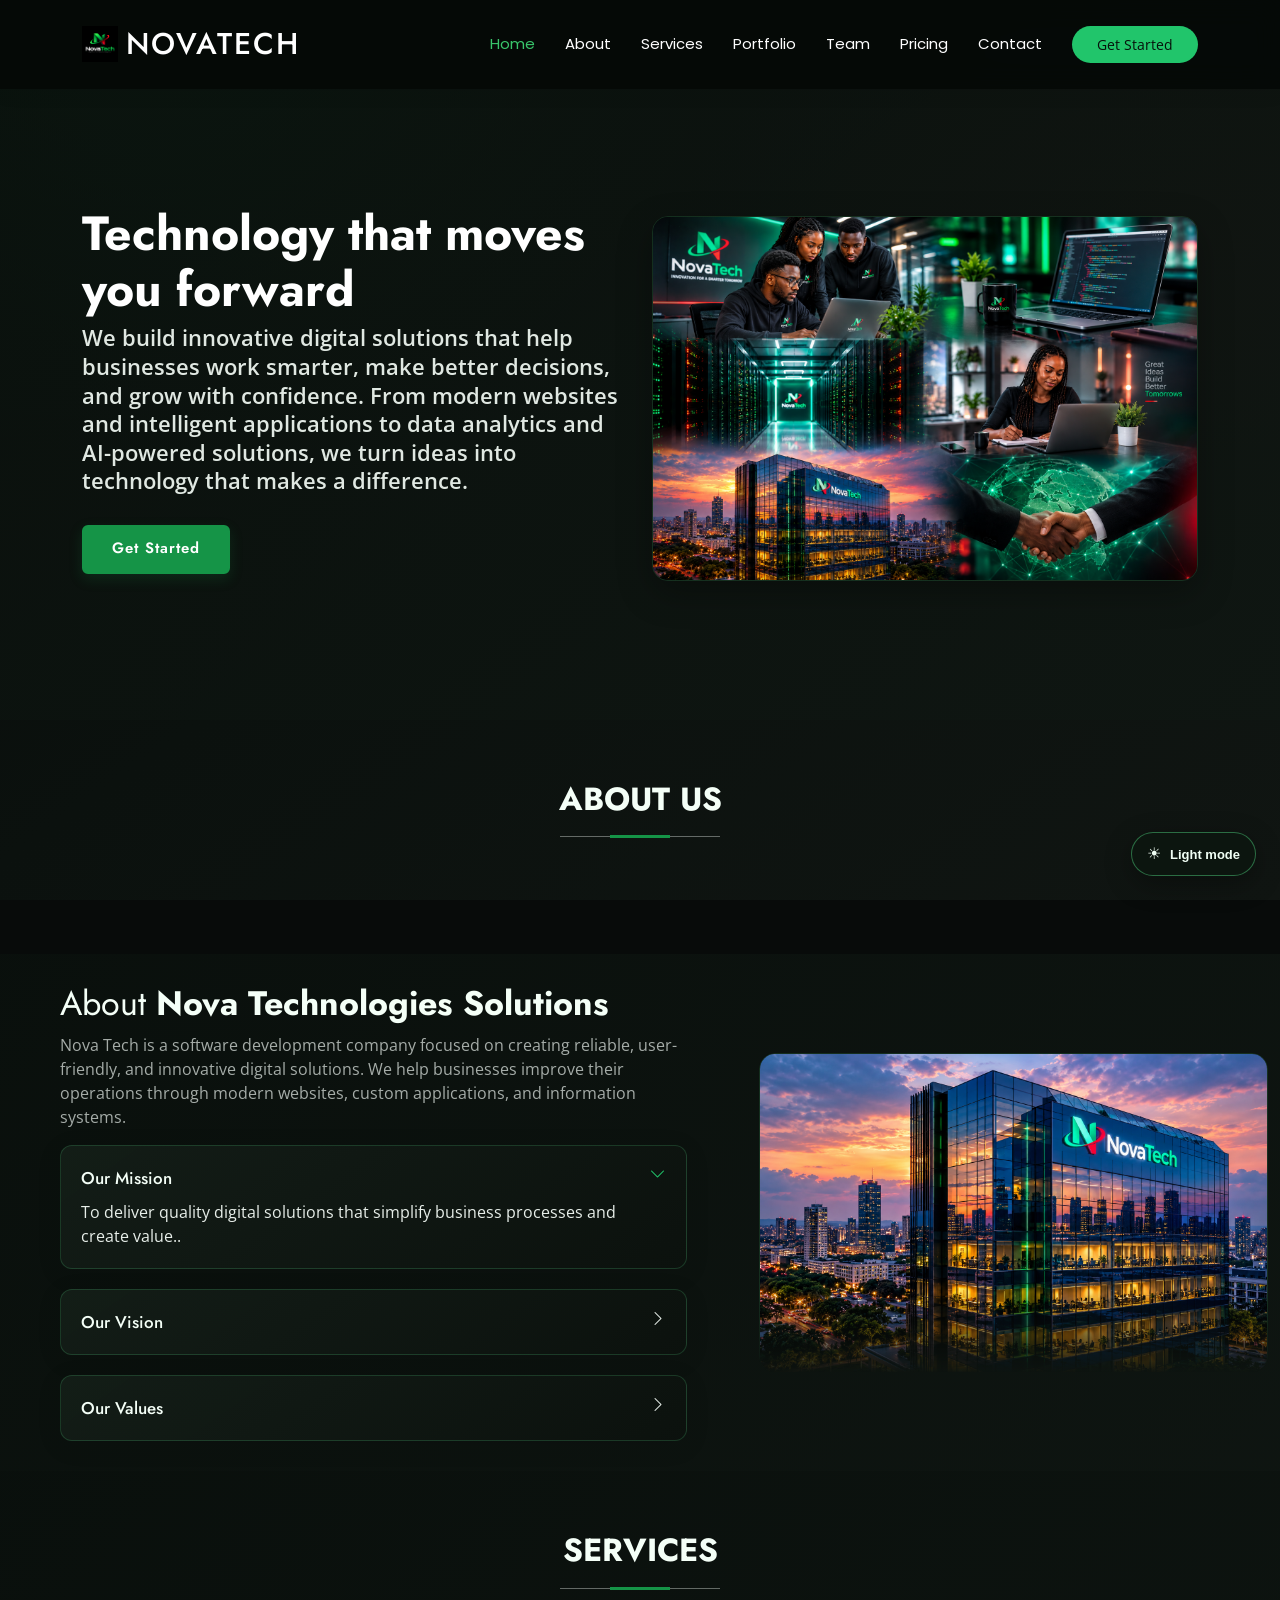
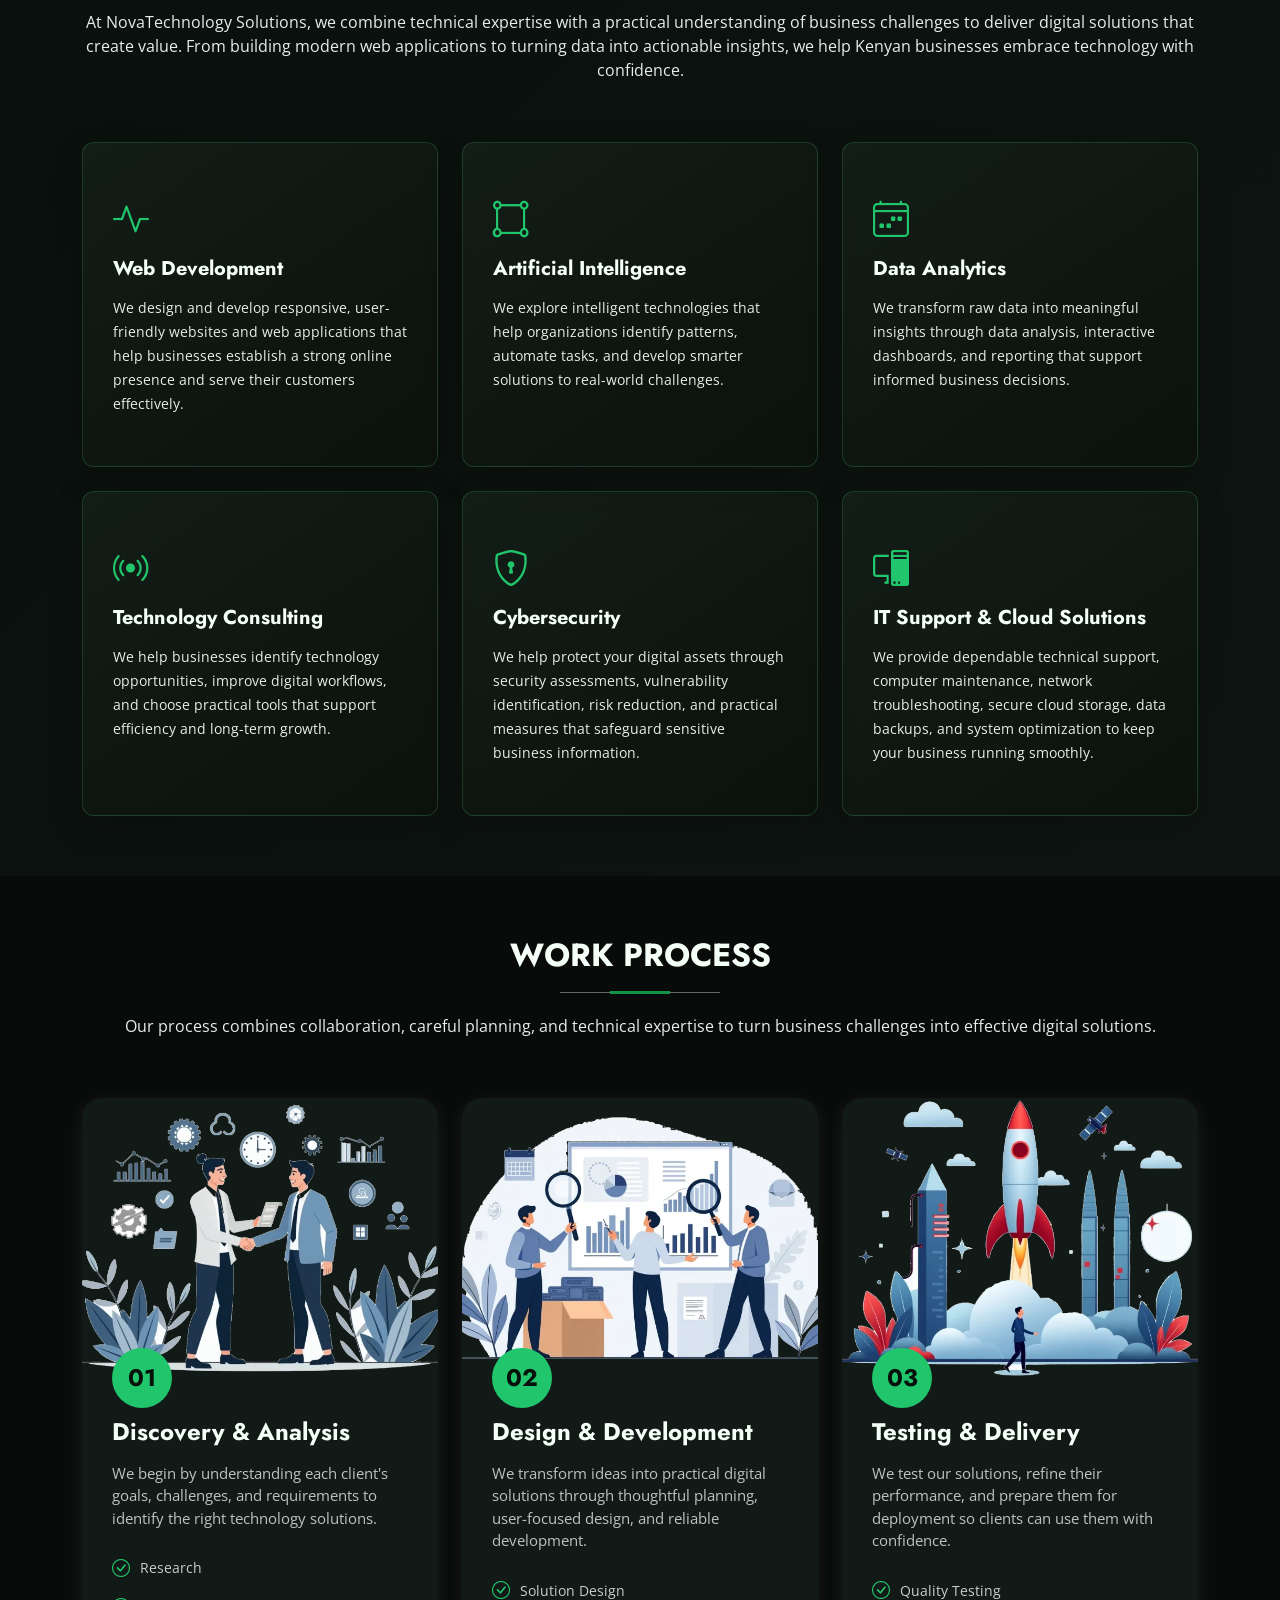
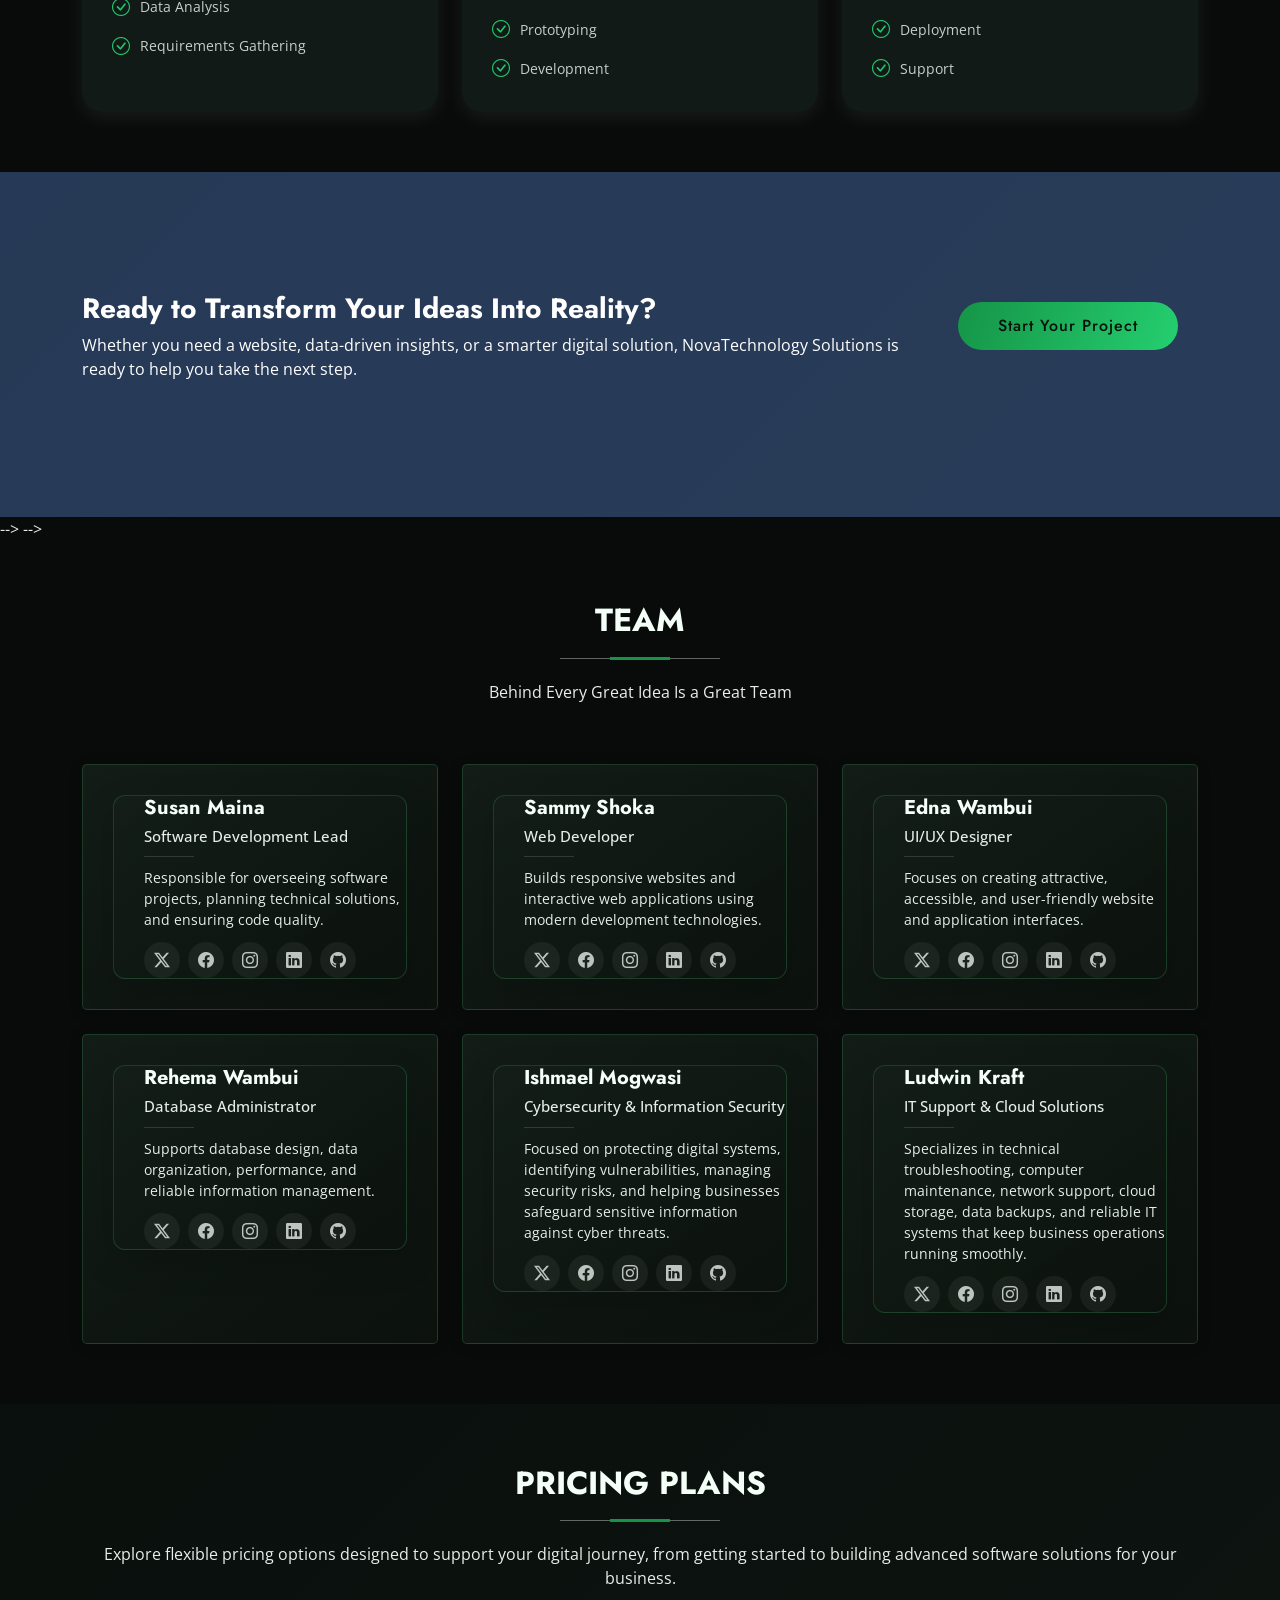
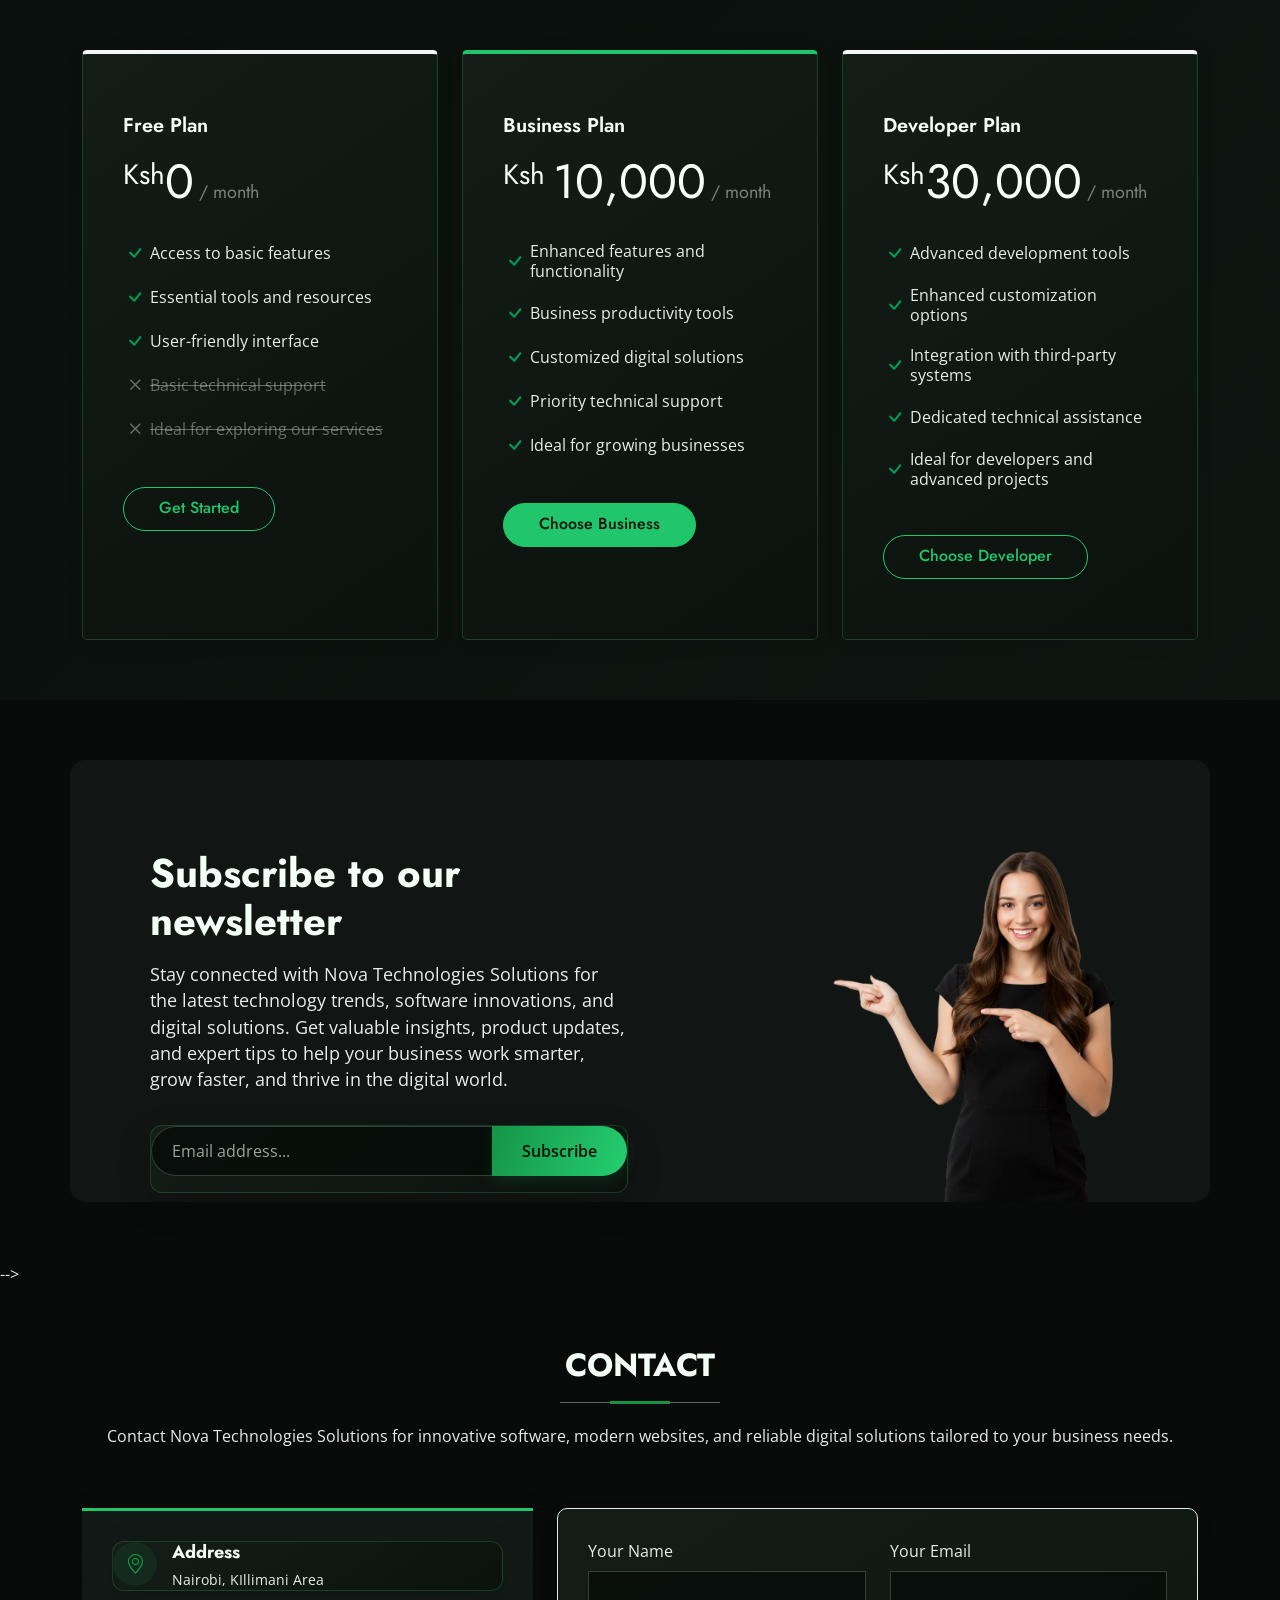
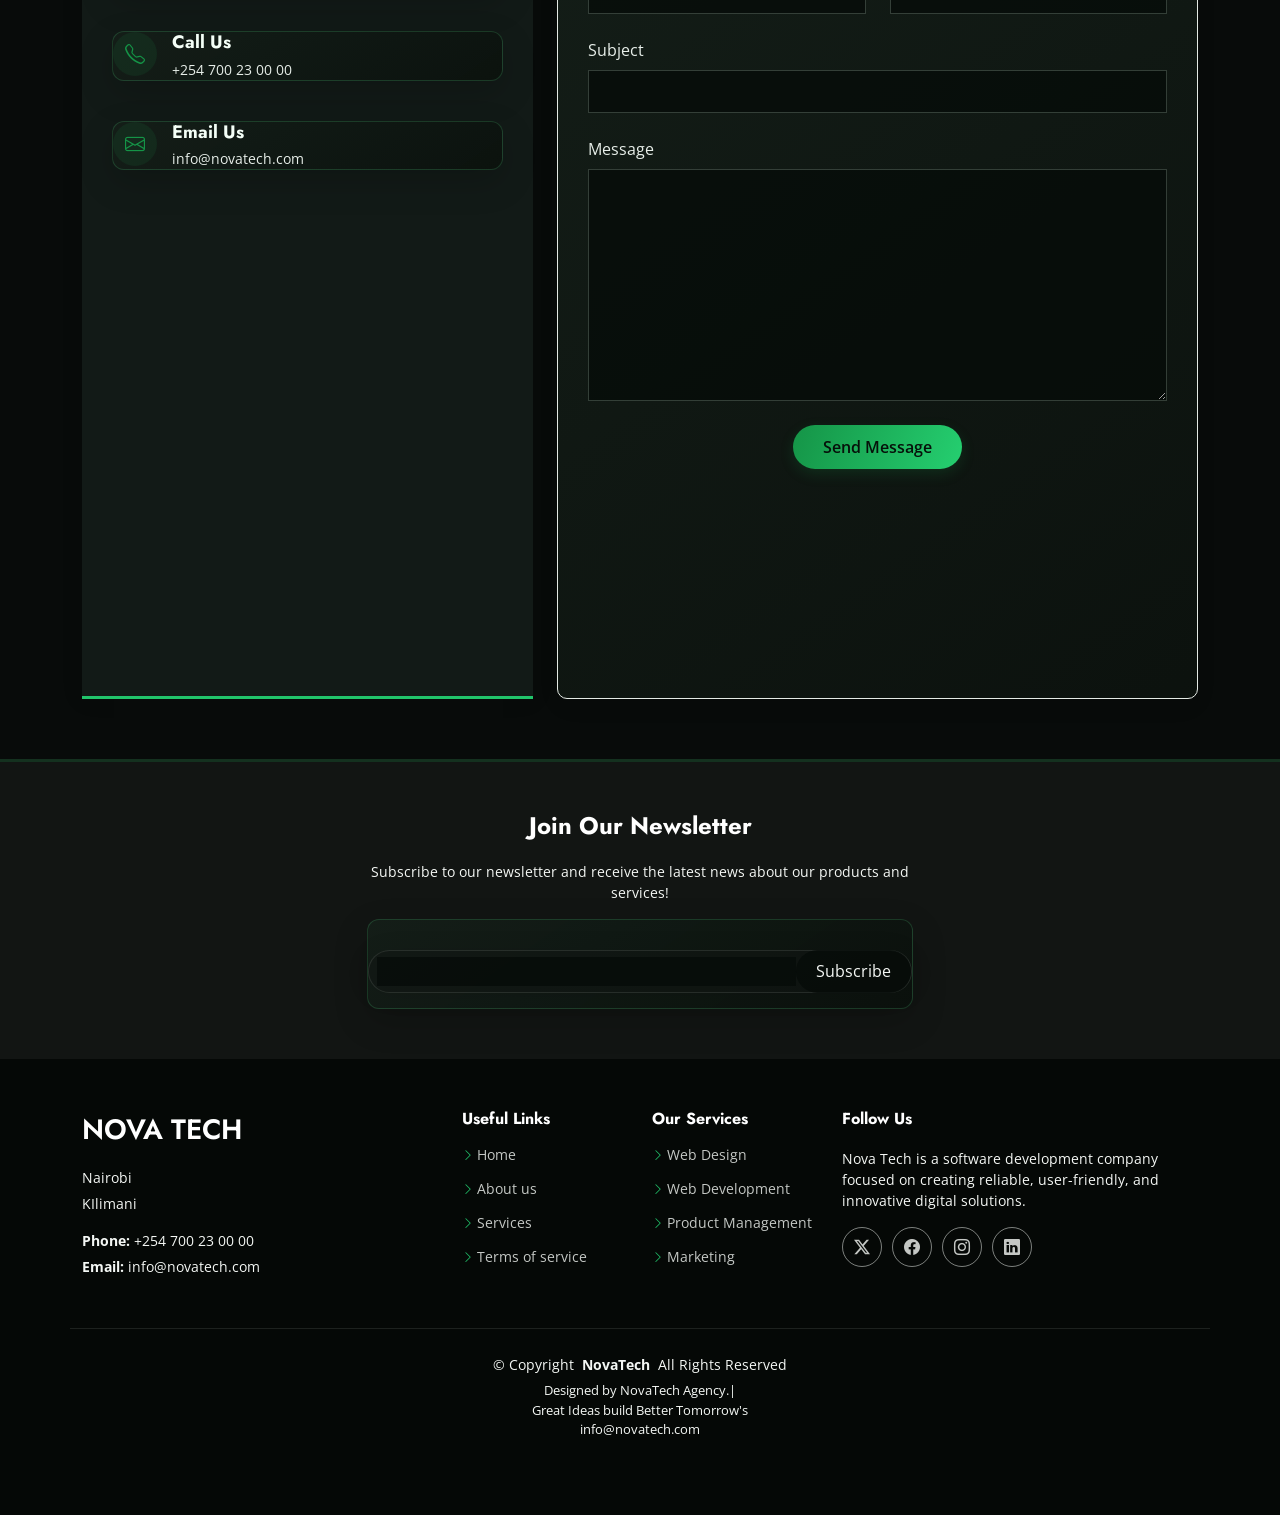
<file: index.html>
<!DOCTYPE html>
<html lang="en">

<head>
  <meta charset="utf-8">
  <meta content="width=device-width, initial-scale=1.0" name="viewport">
  <title>Nova Technologies Solutions</title>
  <meta name="description" content="">
  <meta name="keywords" content="">

  <!-- Favicons -->
  <link href="assets/img/favicon.png" rel="icon">
  <link href="assets/img/apple-touch-icon.png" rel="apple-touch-icon">

  <!-- Fonts -->
  <link href="https://fonts.googleapis.com" rel="preconnect">
  <link href="https://fonts.gstatic.com" rel="preconnect" crossorigin>
  <link href="https://fonts.googleapis.com/css2?family=Open+Sans:ital,wght@0,300;0,400;0,500;0,600;0,700;0,800;1,300;1,400;1,500;1,600;1,700;1,800&family=Poppins:ital,wght@0,100;0,200;0,300;0,400;0,500;0,600;0,700;0,800;0,900;1,100;1,200;1,300;1,400;1,500;1,600;1,700;1,800;1,900&family=Jost:ital,wght@0,100;0,200;0,300;0,400;0,500;0,600;0,700;0,800;0,900;1,100;1,200;1,300;1,400;1,500;1,600;1,700;1,800;1,900&display=swap" rel="stylesheet">

  <!-- Vendor CSS Files -->
  <link href="assets/vendor/bootstrap/css/bootstrap.min.css" rel="stylesheet">
  <link href="assets/vendor/bootstrap-icons/bootstrap-icons.css" rel="stylesheet">
  <link href="assets/vendor/aos/aos.css" rel="stylesheet">
  <link href="assets/vendor/glightbox/css/glightbox.min.css" rel="stylesheet">
  <link href="assets/vendor/swiper/swiper-bundle.min.css" rel="stylesheet">

  <!-- Main CSS File -->
  <link href="assets/css/main.css" rel="stylesheet">
  <link href="assets/css/theme-mode.css" rel="stylesheet">

  <!-- =======================================================
  * Template Name: Arsha
  * Template URL: https://bootstrapmade.com/arsha-free-bootstrap-html-template-corporate/
  * Updated: Feb 22 2025 with Bootstrap v5.3.3
  * Author: BootstrapMade.com
  * License: https://bootstrapmade.com/license/
  ======================================================== -->
</head>

<body class="index-page">

  <header id="header" class="header d-flex align-items-center fixed-top">
    <div class="container-fluid container-xl position-relative d-flex align-items-center">

      <a href="index.html" class="logo d-flex align-items-center me-auto">
        <img src="assets/img/logo.webp" alt="">
        <h1 class="sitename">NovaTech </h1>
      </a>

      <nav id="navmenu" class="navmenu">
        <ul>
          <li><a href="#hero" class="active">Home</a></li>
          <li><a href="#about">About</a></li>
          <li><a href="#services">Services</a></li>
          <li><a href="#portfolio">Portfolio</a></li>
          <li><a href="#team">Team</a></li>
          <li><a href="#pricing">Pricing</a></li>
          <!-- <li><a href="blog.html">Blog</a></li> -->
          <!-- <li class="dropdown"><a href="#"><span>Dropdown</span> <i class="bi bi-chevron-down toggle-dropdown"></i></a>
            <ul>
              <li><a href="#">Dropdown 1</a></li>
              <li class="dropdown"><a href="#"><span>Deep Dropdown</span> <i class="bi bi-chevron-down toggle-dropdown"></i></a>
                <!-- <ul>
                  <li><a href="#">Deep Dropdown 1</a></li>
                  <li><a href="#">Deep Dropdown 2</a></li>
                  <li><a href="#">Deep Dropdown 3</a></li>
                  <li><a href="#">Deep Dropdown 4</a></li>
                  <li><a href="#">Deep Dropdown 5</a></li>
                </ul> -->
              <!-- </li> -->
              <!-- <li><a href="#">Dropdown 2</a></li>
              <li><a href="#">Dropdown 3</a></li>
              <li><a href="#">Dropdown 4</a></li> -->
            <!-- </ul>
          </li> --> 
          <li><a href="#contact">Contact</a></li>
        </ul>
        <i class="mobile-nav-toggle d-xl-none bi bi-list"></i>
      </nav>

      <a class="btn-getstarted" href="#about">Get Started</a>

    </div>
  </header>

  <main class="main">

    <!-- Hero Section -->
    <section id="hero" class="hero section dark-background">

      <div class="container">
        <div class="row gy-4">
          <div class="col-lg-6 order-2 order-lg-1 d-flex flex-column justify-content-center" data-aos="zoom-out">
            <h1>Technology that moves you forward</h1>
            <p>We build innovative digital solutions that help businesses work smarter, make better decisions, and grow with confidence. From modern websites and intelligent applications to data analytics and AI-powered solutions, we turn ideas into technology that makes a difference.</p>
            <div class="d-flex">
              <a href="#about" class="btn-get-started">Get Started</a>
              <!-- <a href="https://www.youtube.com/watch?v=Y7f98aduVJ8" class="glightbox btn-watch-video d-flex align-items-center"><i class="bi bi-play-circle"></i><span>Watch Video</span></a> -->
            </div>
          </div>
          <div class="col-lg-6 order-1 order-lg-2 hero-img" data-aos="zoom-out" data-aos-delay="200">
            <img src="assets/img/hero-img.png" class="img-fluid animated blended-image" alt="NovaTech digital technology solutions">
          </div>
        </div>
      </div>

    </section>
    <!-- /Hero Section -->

    <!-- Clients Section -->
    <!-- <section id="clients" class="clients section light-background">

      <div class="container" data-aos="zoom-in">

        <div class="swiper init-swiper">
          <script type="application/json" class="swiper-config">
            {
              "loop": true,
              "speed": 600,
              "autoplay": {
                "delay": 5000
              },
              "slidesPerView": "auto",
              "pagination": {
                "el": ".swiper-pagination",
                "type": "bullets",
                "clickable": true
              },
              "breakpoints": {
                "320": {
                  "slidesPerView": 2,
                  "spaceBetween": 40
                },
                "480": {
                  "slidesPerView": 3,
                  "spaceBetween": 60
                },
                "640": {
                  "slidesPerView": 4,
                  "spaceBetween": 80
                },
                "992": {
                  "slidesPerView": 5,
                  "spaceBetween": 120
                },
                "1200": {
                  "slidesPerView": 6,
                  "spaceBetween": 120
                }
              }
            }
          </script>
          <div class="swiper-wrapper align-items-center">
            <div class="swiper-slide"><img src="assets/img/clients/clients-1.webp" class="img-fluid" alt=""></div>
            <div class="swiper-slide"><img src="assets/img/clients/clients-2.webp" class="img-fluid" alt=""></div>
            <div class="swiper-slide"><img src="assets/img/clients/clients-3.webp" class="img-fluid" alt=""></div>
            <div class="swiper-slide"><img src="assets/img/clients/clients-4.webp" class="img-fluid" alt=""></div>
            <div class="swiper-slide"><img src="assets/img/clients/clients-5.webp" class="img-fluid" alt=""></div>
            <div class="swiper-slide"><img src="assets/img/clients/clients-6.webp" class="img-fluid" alt=""></div>
            <div class="swiper-slide"><img src="assets/img/clients/clients-7.webp" class="img-fluid" alt=""></div>
            <div class="swiper-slide"><img src="assets/img/clients/clients-8.webp" class="img-fluid" alt=""></div>
          </div>
        </div>

      </div>

    </section>/Clients Section -->

    <!-- About Section -->
    <section id="about" class="about section">

      <!-- Section Title -->
      <div class="container section-title" data-aos="fade-up">
        <h2>About Us</h2>
      </div><!-- End Section Title -->

      <div class="container">

        <div class="row gy-4">

          <!-- <div class="col-lg-6 content" data-aos="fade-up" data-aos-delay="100">
            <p>
             Nova  is a software development company focused on creating reliable, user-friendly, and innovative digital solutions. We help businesses improve their operations through modern websites, custom applications, and information systems.

Our approach combines problem-solving, creativity, and technology to develop solutions that meet the needs of our clients.

Our Mission: To deliver quality digital solutions that simplify business processes and create value.

Our Vision: To become a trusted technology partner for businesses seeking digital growth and innovation.

Our Values: Innovation, integrity, quality, collaboration, and customer satisfaction.
            </p>
            <ul>
              <li><i class="bi bi-check2-circle"></i> <span>Our Mission: To deliver quality digital solutions that simplify business processes and create value.</span></li>
              <li><i class="bi bi-check2-circle"></i> <span>Our Vision: To become a trusted technology partner for businesses seeking digital growth and innovation.</span></li>
              <li><i class="bi bi-check2-circle"></i> <span>Our Values: Innovation, integrity, quality, collaboration, and customer satisfaction.</span></li>
            </ul>
          </div>

          <div class="col-lg-6" data-aos="fade-up" data-aos-delay="200">
            <p>Ullamco laboris nisi ut aliquip ex ea commodo consequat. Duis aute irure dolor in reprehenderit in voluptate velit esse cillum dolore eu fugiat nulla pariatur. Excepteur sint occaecat cupidatat non proident, sunt in culpa qui officia deserunt mollit anim id est laborum. </p>
            <a href="#" class="read-more"><span>Read More</span><i class="bi bi-arrow-right"></i></a>
          </div>

        </div> -->

      </div>

    </section> 
    <!-- /About Section -->

    <!-- Why Us Section -->
    <section id="why-us" class="section why-us light-background" data-builder="section">

      <div class="container-fluid">

        <div class="row gy-4">

          <div class="col-lg-7 d-flex flex-column justify-content-center order-2 order-lg-1">

            <div class="content px-xl-5" data-aos="fade-up" data-aos-delay="100">
              <h3><span>About</span><strong> Nova Technologies Solutions </strong></h3>
              <p>
                Nova Tech is a software development company focused on creating reliable, user-friendly, and innovative digital solutions. We help businesses improve their operations through modern websites, custom applications, and information systems.
              </p>
            </div>

            <div class="faq-container px-xl-5" data-aos="fade-up" data-aos-delay="200">

              <div class="faq-item faq-active">

                <h3> Our Mission</h3>
                <div class="faq-content">
                  <p>To deliver quality digital solutions that simplify business processes and create value..</p>
                </div>
                <i class="faq-toggle bi bi-chevron-right"></i>
              </div><!-- End Faq item-->

              <div class="faq-item">
                <h3> Our Vision</h3>
                <div class="faq-content">
                  <p>To become a trusted technology partner for businesses seeking digital growth and innovation..</p>
                </div>
                <i class="faq-toggle bi bi-chevron-right"></i>
              </div><!-- End Faq item-->

              <div class="faq-item">
                <h3> Our Values</h3>
                <div class="faq-content">
                  <p>Innovation, integrity, quality, collaboration, and customer satisfaction.</p>
                </div>
                <i class="faq-toggle bi bi-chevron-right"></i>
              </div><!-- End Faq item-->

            </div>

          </div>

          <div class="col-lg-5 order-1 order-lg-2 why-us-img">
            <img src="assets/img/why-us.png" class="img-fluid blended-image blended-image-fade" alt="" data-aos="zoom-in" data-aos-delay="100">
          </div>
        </div>

      </div>

    </section><!-- /Why Us Section -->

    <!-- Skills Section -->
    <!-- <section id="skills" class="skills section">

      <div class="container" data-aos="fade-up" data-aos-delay="100">

        <div class="row">

          <div class="col-lg-6 d-flex align-items-center">
            <img src="assets/img/illustration/illustration-10.webp" class="img-fluid" alt="">
          </div>

          <div class="col-lg-6 pt-4 pt-lg-0 content">

            <h3>Voluptatem dignissimos provident quasi corporis voluptas</h3>
            <p class="fst-italic">
              Lorem ipsum dolor sit amet, consectetur adipiscing elit, sed do eiusmod tempor incididunt ut labore et dolore magna aliqua.
            </p>

            <div class="skills-content skills-animation">

              <div class="progress">
                <span class="skill"><span>HTML</span> <i class="val">100%</i></span>
                <div class="progress-bar-wrap">
                  <div class="progress-bar" role="progressbar" aria-valuenow="100" aria-valuemin="0" aria-valuemax="100"></div>
                </div>
              </div><!-- End Skills Item -->

              <!-- <div class="progress">
                <span class="skill"><span>CSS</span> <i class="val">90%</i></span>
                <div class="progress-bar-wrap">
                  <div class="progress-bar" role="progressbar" aria-valuenow="90" aria-valuemin="0" aria-valuemax="100"></div>
                </div>
              </div>End Skills Item --> 

              <!-- <div class="progress">
                <span class="skill"><span>JavaScript</span> <i class="val">75%</i></span>
                <div class="progress-bar-wrap">
                  <div class="progress-bar" role="progressbar" aria-valuenow="75" aria-valuemin="0" aria-valuemax="100"></div>
                </div>
              </div>End Skills Item -->

              <!-- <div class="progress">
                <span class="skill"><span>Photoshop</span> <i class="val">55%</i></span>
                <div class="progress-bar-wrap">
                  <div class="progress-bar" role="progressbar" aria-valuenow="55" aria-valuemin="0" aria-valuemax="100"></div>
                </div>
              </div>End Skills Item -->

            </div>

          </div>
        </div>

      </div>

    </section><!-- /Skills Section -->

<!-- Services Section -->
    <section id="services" class="services section light-background">

      <!-- Section Title -->
      <div class="container section-title" data-aos="fade-up">
        <h2>Services</h2>
        <p>At NovaTechnology Solutions, we combine technical expertise with a practical understanding of business challenges to deliver digital solutions that create value. From building modern web applications to turning data into actionable insights, we help Kenyan businesses embrace technology with confidence.</p>
      </div><!-- End Section Title -->

      <div class="container">

        <div class="row gy-4">

          <div class="col-xl-4 col-md-6 d-flex" data-aos="fade-up" data-aos-delay="100">
            <div class="service-item position-relative">
              <div class="icon"><i class="bi bi-activity icon"></i></div>
              <h4><a href="" class="stretched-link">Web Development</a></h4>
              <p>We design and develop responsive, user-friendly websites and web applications that help businesses establish a strong online presence and serve their customers effectively.</p>
            </div>
          </div>
          <!-- End Service Item -->

          <div class="col-xl-4 col-md-6 d-flex" data-aos="fade-up" data-aos-delay="200">
            <div class="service-item position-relative">
              <div class="icon"><i class="bi bi-bounding-box-circles icon"></i></div>
              <h4><a href="" class="stretched-link">Artificial Intelligence</a></h4>
              <p>We explore intelligent technologies that help organizations identify patterns, automate tasks, and develop smarter solutions to real-world challenges.</p>
            </div>
          </div><!-- End Service Item -->

          <div class="col-xl-4 col-md-6 d-flex" data-aos="fade-up" data-aos-delay="300">
            <div class="service-item position-relative">
              <div class="icon"><i class="bi bi-calendar4-week icon"></i></div>
              <h4><a href="" class="stretched-link">Data Analytics</a></h4>
              <p>We transform raw data into meaningful insights through data analysis, interactive dashboards, and reporting that support informed business decisions.</p>
            </div>
          </div><!-- End Service Item -->

          <div class="col-xl-4 col-md-6 d-flex" data-aos="fade-up" data-aos-delay="400">
            <div class="service-item position-relative">
              <div class="icon"><i class="bi bi-broadcast icon"></i></div>
              <h4><a href="" class="stretched-link">Technology Consulting</a></h4>
              <p>We help businesses identify technology opportunities, improve digital workflows, and choose practical tools that support efficiency and long-term growth.</p>
            </div>
          </div><!-- End Service Item -->

          <!-- Cybersecurity -->
          <div class="col-xl-4 col-md-6 d-flex" data-aos="fade-up" data-aos-delay="400">
            <div class="service-item position-relative">
              <div class="icon"><i class="bi bi-shield-lock icon"></i></div>
              <h4><a href="" class="stretched-link">Cybersecurity</a></h4>
              <p>We help protect your digital assets through security assessments, vulnerability identification, risk reduction, and practical measures that safeguard sensitive business information.</p>
            </div>
          </div>
          <!-- End Service Team-->

          <!-- IT Support & Cloud Solutions -->
          <div class="col-xl-4 col-md-6 d-flex" data-aos="fade-up" data-aos-delay="600">
            <div class="service-item position-relative">
              <div class="icon"><i class="bi bi-pc-display icon"></i></div>
              <h4><a href="" class="stretched-link">IT Support &amp; Cloud Solutions</a></h4>
              <p>We provide dependable technical support, computer maintenance, network troubleshooting, secure cloud storage, data backups, and system optimization to keep your business running smoothly.</p>
            </div>
          </div>


        </div>

      </div>

    </section><!-- /Services Section -->

    <!-- Work Process Section -->
    <section id="work-process" class="work-process section">

      <!-- Section Title -->
      <div class="container section-title" data-aos="fade-up">
        <h2>Work Process</h2>
        <p>Our process combines collaboration, careful planning, and technical expertise to turn business challenges into effective digital solutions.</p>
      </div><!-- End Section Title -->

      <div class="container" data-aos="fade-up" data-aos-delay="100">

        <div class="row gy-5">

          <div class="col-lg-4" data-aos="fade-up" data-aos-delay="200">
            <div class="steps-item">
              <div class="steps-image">
                <img src="assets/img/steps/steps-1.webp" alt="Step 1" class="img-fluid" loading="lazy">
              </div>
              <div class="steps-content">
                <div class="steps-number">01</div>
                <h3>Discovery &amp; Analysis</h3>
                <p>We begin by understanding each client's goals, challenges, and requirements to identify the right technology solutions.</p>
                <div class="steps-features">
                  <div class="feature-item">
                    <i class="bi bi-check-circle"></i>
                    <span>Research</span>
                  </div>
                  <div class="feature-item">
                    <i class="bi bi-check-circle"></i>
                    <span>Data Analysis</span>
                  </div>
                  <div class="feature-item">
                    <i class="bi bi-check-circle"></i>
                    <span>Requirements Gathering</span>
                  </div>
                </div>
              </div>
            </div><!-- End Steps Item -->
          </div>

          <div class="col-lg-4" data-aos="fade-up" data-aos-delay="300">
            <div class="steps-item">
              <div class="steps-image">
                <img src="assets/img/steps/steps-2.webp" alt="Step 2" class="img-fluid" loading="lazy">
              </div>
              <div class="steps-content">
                <div class="steps-number">02</div>
                <h3>Design &amp; Development</h3>
                <p>We transform ideas into practical digital solutions through thoughtful planning, user-focused design, and reliable development.</p>
                <div class="steps-features">
                  <div class="feature-item">
                    <i class="bi bi-check-circle"></i>
                    <span>Solution Design</span>
                  </div>
                  <div class="feature-item">
                    <i class="bi bi-check-circle"></i>
                    <span>Prototyping</span>
                  </div>
                  <div class="feature-item">
                    <i class="bi bi-check-circle"></i>
                    <span>Development</span>
                  </div>
                </div>
              </div>
            </div><!-- End Steps Item -->
          </div>

          <div class="col-lg-4" data-aos="fade-up" data-aos-delay="400">
            <div class="steps-item">
              <div class="steps-image">
                <img src="assets/img/steps/steps-3.webp" alt="Step 3" class="img-fluid" loading="lazy">
              </div>
              <div class="steps-content">
                <div class="steps-number">03</div>
                <h3>Testing &amp; Delivery</h3>
                <p>We test our solutions, refine their performance, and prepare them for deployment so clients can use them with confidence.</p>
                <div class="steps-features">
                  <div class="feature-item">
                    <i class="bi bi-check-circle"></i>
                    <span>Quality Testing</span>
                  </div>
                  <div class="feature-item">
                    <i class="bi bi-check-circle"></i>
                    <span>Deployment</span>
                  </div>
                  <div class="feature-item">
                    <i class="bi bi-check-circle"></i>
                    <span>Support</span>
                  </div>
                </div>
              </div>
            </div><!-- End Steps Item -->
          </div>

        </div>

      </div>

    </section><!-- /Work Process Section -->

    <!-- Call To Action Section -->
    <section id="call-to-action" class="call-to-action section dark-background">

      <img src="assets/img/bg/bg-8.webp" alt="">

      <div class="container">

        <div class="row" data-aos="zoom-in" data-aos-delay="100">
          <div class="col-xl-9 text-center text-xl-start">
            <h3>Ready to Transform Your Ideas Into Reality?</h3>
            <p>Whether you need a website, data-driven insights, or a smarter digital solution, NovaTechnology Solutions is ready to help you take the next step.</p>
          </div>
          <div class="col-xl-3 cta-btn-container text-center">
            <a class="cta-btn align-middle" href="#">Start Your Project</a>
          </div>
        </div>

      </div>

    </section><!-- /Call To Action Section -->

    <!-- Portfolio Section -->
    <!-- <section id="portfolio" class="portfolio section">

      Section Title
      <div class="container section-title" data-aos="fade-up">
        <h2>Portfolio</h2>
        <p>Necessitatibus eius consequatur ex aliquid fuga eum quidem sint consectetur velit</p>
      </div><!-- End Section Title -->

      <!-- <div class="container">

        <div class="isotope-layout" data-default-filter="*" data-layout="masonry" data-sort="original-order">

          <ul class="portfolio-filters isotope-filters" data-aos="fade-up" data-aos-delay="100">
            <li data-filter="*" class="filter-active">All</li>
            <li data-filter=".filter-app">App</li>
            <li data-filter=".filter-product">Card</li>
            <li data-filter=".filter-branding">Web</li> -->
          <!-- </ul>End Portfolio Filters -->

          <!-- <div class="row gy-4 isotope-container" data-aos="fade-up" data-aos-delay="200">

            <div class="col-lg-4 col-md-6 portfolio-item isotope-item filter-app">
              <img src="assets/img/portfolio/portfolio-portrait-1.webp" class="img-fluid" alt="">
              <div class="portfolio-info">
                <h4>App 1</h4>
                <p>Lorem ipsum, dolor sit</p>
                <a href="assets/img/portfolio/portfolio-portrait-1.webp" title="App 1" data-gallery="portfolio-gallery-app" class="glightbox preview-link"><i class="bi bi-zoom-in"></i></a>
                <a href="portfolio-details.html" title="More Details" class="details-link"><i class="bi bi-link-45deg"></i></a>
              </div>
            </div><!-- End Portfolio Item -->

            <!-- <div class="col-lg-4 col-md-6 portfolio-item isotope-item filter-product">
              <img src="assets/img/portfolio/portfolio-1.webp" class="img-fluid" alt="">
              <div class="portfolio-info">
                <h4>Product 1</h4>
                <p>Lorem ipsum, dolor sit</p>
                <a href="assets/img/portfolio/portfolio-1.webp" title="Product 1" data-gallery="portfolio-gallery-product" class="glightbox preview-link"><i class="bi bi-zoom-in"></i></a>
                <a href="portfolio-details.html" title="More Details" class="details-link"><i class="bi bi-link-45deg"></i></a>
              </div>
            </div>End Portfolio Item --> -->

            <!-- <div class="col-lg-4 col-md-6 portfolio-item isotope-item filter-branding">
              <img src="assets/img/portfolio/portfolio-3.webp" class="img-fluid" alt="">
              <div class="portfolio-info">
                <h4>Branding 1</h4>
                <p>Lorem ipsum, dolor sit</p>
                <a href="assets/img/portfolio/portfolio-3.webp" title="Branding 1" data-gallery="portfolio-gallery-branding" class="glightbox preview-link"><i class="bi bi-zoom-in"></i></a>
                <a href="portfolio-details.html" title="More Details" class="details-link"><i class="bi bi-link-45deg"></i></a>
              </div>
            </div><!-- End Portfolio Item -->

            <!-- <div class="col-lg-4 col-md-6 portfolio-item isotope-item filter-app">
              <img src="assets/img/portfolio/portfolio-4.webp" class="img-fluid" alt="">
              <div class="portfolio-info">
                <h4>App 2</h4>
                <p>Lorem ipsum, dolor sit</p>
                <a href="assets/img/portfolio/portfolio-4.webp" title="App 2" data-gallery="portfolio-gallery-app" class="glightbox preview-link"><i class="bi bi-zoom-in"></i></a>
                <a href="portfolio-details.html" title="More Details" class="details-link"><i class="bi bi-link-45deg"></i></a>
              </div>
            </div>End Portfolio Item --> -->

            <!-- <div class="col-lg-4 col-md-6 portfolio-item isotope-item filter-product">
              <img src="assets/img/portfolio/portfolio-portrait-2.webp" class="img-fluid" alt="">
              <div class="portfolio-info">
                <h4>Product 2</h4>
                <p>Lorem ipsum, dolor sit</p>
                <a href="assets/img/portfolio/portfolio-portrait-2.webp" title="Product 2" data-gallery="portfolio-gallery-product" class="glightbox preview-link"><i class="bi bi-zoom-in"></i></a>
                <a href="portfolio-details.html" title="More Details" class="details-link"><i class="bi bi-link-45deg"></i></a>
              </div>
            </div>End Portfolio Item -->

            <!-- <div class="col-lg-4 col-md-6 portfolio-item isotope-item filter-branding">
              <img src="assets/img/portfolio/portfolio-portrait-3.webp" class="img-fluid" alt="">
              <div class="portfolio-info">
                <h4>Branding 2</h4>
                <p>Lorem ipsum, dolor sit</p>
                <a href="assets/img/portfolio/portfolio-portrait-3.webp" title="Branding 2" data-gallery="portfolio-gallery-branding" class="glightbox preview-link"><i class="bi bi-zoom-in"></i></a>
                <a href="portfolio-details.html" title="More Details" class="details-link"><i class="bi bi-link-45deg"></i></a>
              </div>
            </div>End Portfolio Item -->

            <!-- <div class="col-lg-4 col-md-6 portfolio-item isotope-item filter-app">
              <img src="assets/img/portfolio/portfolio-7.webp" class="img-fluid" alt="">
              <div class="portfolio-info">
                <h4>App 3</h4>
                <p>Lorem ipsum, dolor sit</p>
                <a href="assets/img/portfolio/portfolio-7.webp" title="App 3" data-gallery="portfolio-gallery-app" class="glightbox preview-link"><i class="bi bi-zoom-in"></i></a>
                <a href="portfolio-details.html" title="More Details" class="details-link"><i class="bi bi-link-45deg"></i></a>
              </div>
            </div>End Portfolio Item -->

            <!-- <div class="col-lg-4 col-md-6 portfolio-item isotope-item filter-product">
              <img src="assets/img/portfolio/portfolio-8.webp" class="img-fluid" alt="">
              <div class="portfolio-info">
                <h4>Product 3</h4>
                <p>Lorem ipsum, dolor sit</p>
                <a href="assets/img/portfolio/portfolio-8.webp" title="Product 3" data-gallery="portfolio-gallery-product" class="glightbox preview-link"><i class="bi bi-zoom-in"></i></a>
                <a href="portfolio-details.html" title="More Details" class="details-link"><i class="bi bi-link-45deg"></i></a>
              </div>
            </div>End Portfolio Item -->

            <!-- <div class="col-lg-4 col-md-6 portfolio-item isotope-item filter-branding">
              <img src="assets/img/portfolio/portfolio-9.webp" class="img-fluid" alt="">
              <div class="portfolio-info">
                <h4>Branding 3</h4>
                <p>Lorem ipsum, dolor sit</p>
                <a href="assets/img/portfolio/portfolio-9.webp" title="Branding 2" data-gallery="portfolio-gallery-branding" class="glightbox preview-link"><i class="bi bi-zoom-in"></i></a>
                <a href="portfolio-details.html" title="More Details" class="details-link"><i class="bi bi-link-45deg"></i></a>
              </div>
            </div><!-- End Portfolio Item -->

          <!-- </div><!-- End Portfolio Container -->

        <!-- </div>

      </div> -->

    <!-- </section>/Portfolio Section  -->

    <!-- Team Section -->
    <section id="team" class="team section">

      <!-- Section Title -->
      <div class="container section-title" data-aos="fade-up">
        <h2>Team</h2>
        <p>Behind Every Great Idea Is a Great Team</p>
      </div><!-- End Section Title -->

      <div class="container">

        <div class="row gy-4">

          <div class="col-lg-4" data-aos="fade-up" data-aos-delay="100">
            <div class="team-member d-flex align-items-start">
              <!-- <div class="pic"><img src="assets/img/person/person-m-7.webp" class="img-fluid" alt=""></div> -->
              <div class="member-info">
                <h4>Susan Maina</h4>
                <span>Software Development Lead</span>
                <p>Responsible for overseeing software projects, planning technical solutions, and ensuring code quality.</p>
                <div class="social">
                  <a href=""><i class="bi bi-twitter-x"></i></a>
                  <a href=""><i class="bi bi-facebook"></i></a>
                  <a href=""><i class="bi bi-instagram"></i></a>
                  <a href=""> <i class="bi bi-linkedin"></i> </a>
                  <a href=""><i class="bi bi-github"></i></a>
                </div>
              </div>
            </div>
          </div><!-- End Team Member -->

          <div class="col-lg-4" data-aos="fade-up" data-aos-delay="200">
            <div class="team-member d-flex align-items-start">
              <!-- <div class="pic"><img src="assets/img/person/person-f-8.webp" class="img-fluid" alt=""></div> -->
              <div class="member-info">
                <h4>Sammy Shoka</h4>
                <span>Web Developer</span>
                <p>Builds responsive websites and interactive web applications using modern development technologies.</p>
                <div class="social">
                  <a href=""><i class="bi bi-twitter-x"></i></a>
                  <a href=""><i class="bi bi-facebook"></i></a>
                  <a href=""><i class="bi bi-instagram"></i></a>
                  <a href=""> <i class="bi bi-linkedin"></i> </a>
                  <a href=""><i class="bi bi-github"></i></a>
                </div>
              </div>
            </div>
          </div><!-- End Team Member -->

          <div class="col-lg-4" data-aos="fade-up" data-aos-delay="300">
            <div class="team-member d-flex align-items-start">
              <!-- <div class="pic"><img src="assets/img/person/person-m-6.webp" class="img-fluid" alt=""></div> -->
              <div class="member-info">
                <h4>Edna Wambui</h4>
                <span>UI/UX Designer</span>
                <p>Focuses on creating attractive, accessible, and user-friendly website and application interfaces.</p>
                <div class="social">
                  <a href=""><i class="bi bi-twitter-x"></i></a>
                  <a href=""><i class="bi bi-facebook"></i></a>
                  <a href=""><i class="bi bi-instagram"></i></a>
                  <a href=""> <i class="bi bi-linkedin"></i> </a>
                  <a href=""><i class="bi bi-github"></i></a>
                </div>
              </div>
            </div>
          </div><!-- End Team Member -->

          <div class="col-lg-4" data-aos="fade-up" data-aos-delay="400">
            <div class="team-member d-flex align-items-start">
              <!-- <div class="pic"><img src="assets/img/person/person-f-4.webp" class="img-fluid" alt=""></div> -->
              <div class="member-info">
                <h4>Rehema Wambui</h4>
                <span>Database Administrator</span>
                <p>Supports database design, data organization, performance, and reliable information management.</p>
                <div class="social">
                  <a href=""><i class="bi bi-twitter-x"></i></a>
                  <a href=""><i class="bi bi-facebook"></i></a>
                  <a href=""><i class="bi bi-instagram"></i></a>
                  <a href=""> <i class="bi bi-linkedin"></i> </a>
                  <a href=""><i class="bi bi-github"></i></a>
                </div>
              </div>
            </div>
          </div>

          <div class="col-lg-4" data-aos="fade-up" data-aos-delay="400">
           <div class="team-member d-flex align-items-start">
             <!-- <div class="pic"><img src="assets/img/person/person-f-4.webp" class="img-fluid" alt=""></div> -->
             <div class="member-info">
               <h4>Ishmael Mogwasi</h4>
               <span>Cybersecurity & Information Security</span>
               <p>Focused on protecting digital systems, identifying vulnerabilities, managing security risks, and helping businesses safeguard sensitive information against cyber threats.</p>
               <div class="social">
                <a href=""><i class="bi bi-twitter-x"></i></a>
                <a href=""><i class="bi bi-facebook"></i></a>
                <a href=""><i class="bi bi-instagram"></i></a>
                <a href=""><i class="bi bi-linkedin"></i></a>
                <a href=""><i class="bi bi-github"></i></a>
              </div>
            </div>
          </div>
        </div><!-- End Team Member -->

          <div class="col-lg-4" data-aos="fade-up" data-aos-delay="400">
            <div class="team-member d-flex align-items-start">
             <!-- <div class="pic"><img src="assets/img/person/person-f-4.webp" class="img-fluid" alt=""></div> -->
              <div class="member-info">
                <h4>Ludwin Kraft</h4>
                <span>IT Support & Cloud Solutions</span>
                <p>Specializes in technical troubleshooting, computer maintenance, network support, cloud storage, data backups, and reliable IT systems that keep business operations running smoothly.</p>
                <div class="social">
                  <a href=""><i class="bi bi-twitter-x"></i></a>
                  <a href=""><i class="bi bi-facebook"></i></a>
                  <a href=""><i class="bi bi-instagram"></i></a>
                  <a href=""><i class="bi bi-linkedin"></i></a>
                  <a href=""><i class="bi bi-github"></i></a>
                </div>
              </div>
            </div>
          </div><!--End Team Row-->
        </div><!-- End Container -->
    </section><!-- /Team Section -->

    <!-- Pricing Section -->
    <section id="pricing" class="pricing section light-background">

      <!-- Section Title -->
      <div class="container section-title" data-aos="fade-up">
        <h2>Pricing Plans</h2>
        <p>Explore flexible pricing options designed to support your digital journey, from getting started to building advanced software solutions for your business.</p>
      </div><!-- End Section Title -->

      <div class="container">

        <div class="row gy-4">

          <div class="col-lg-4" data-aos="zoom-in" data-aos-delay="100">
            <div class="pricing-item">
              <h3>Free Plan</h3>
              <h4><sup>Ksh</sup>0<span> / month</span></h4>
              <ul>
                <li><i class="bi bi-check"></i> <span>Access to basic features</span></li>
                <li><i class="bi bi-check"></i> <span>Essential tools and resources</span></li>
                <li><i class="bi bi-check"></i> <span>User-friendly interface</span></li>
                <li class="na"><i class="bi bi-x"></i> <span>Basic technical support</span></li>
                <li class="na"><i class="bi bi-x"></i> <span>Ideal for exploring our services</span></li>
              </ul>
              <a href="#" class="buy-btn">Get Started</a>
            </div>
          </div><!-- End Pricing Item -->

          <div class="col-lg-4" data-aos="zoom-in" data-aos-delay="200">
            <div class="pricing-item featured">
              <h3>Business Plan</h3>
              <h4><sup>Ksh </sup>10,000<span> / month</span></h4>
              <ul>
                <li><i class="bi bi-check"></i> <span>Enhanced features and functionality</span></li>
                <li><i class="bi bi-check"></i> <span>Business productivity tools</span></li>
                <li><i class="bi bi-check"></i> <span>Customized digital solutions</span></li>
                <li><i class="bi bi-check"></i> <span>Priority technical support</span></li>
                <li><i class="bi bi-check"></i> <span>Ideal for growing businesses</span></li>
              </ul>
              <a href="#" class="buy-btn">Choose Business</a>
            </div>
          </div><!-- End Pricing Item -->

          <div class="col-lg-4" data-aos="zoom-in" data-aos-delay="300">
            <div class="pricing-item">
              <h3>Developer Plan</h3>
              <h4><sup>Ksh</sup>30,000<span> / month</span></h4>
              <ul>
                <li><i class="bi bi-check"></i> <span>Advanced development tools</span></li>
                <li><i class="bi bi-check"></i> <span>Enhanced customization options</span></li>
                <li><i class="bi bi-check"></i> <span>Integration with third-party systems</span></li>
                <li><i class="bi bi-check"></i> <span>Dedicated technical assistance</span></li>
                <li><i class="bi bi-check"></i> <span>Ideal for developers and advanced projects</span></li>
              </ul>
              <a href="#" class="buy-btn">Choose Developer</a>
            </div>
          </div><!-- End Pricing Item -->

        </div>

      </div>

    </section><!-- /Pricing Section -->

    <!-- Testimonials Section -->
    <!-- <section id="testimonials" class="testimonials section">

      <!-- Section Title -->
      <!-- <div class="container section-title" data-aos="fade-up">
        <h2>Testimonials</h2>
        <p>Necessitatibus eius consequatur ex aliquid fuga eum quidem sint consectetur velit</p>
      </div>End Section Title -->

      <!-- <div class="container" data-aos="fade-up" data-aos-delay="100">

        <div class="swiper init-swiper">
          <script type="application/json" class="swiper-config">
            {
              "loop": true,
              "speed": 600,
              "autoplay": {
                "delay": 5000
              },
              "slidesPerView": "auto",
              "pagination": {
                "el": ".swiper-pagination",
                "type": "bullets",
                "clickable": true
              }
            }
          </script>
          <div class="swiper-wrapper">

            <div class="swiper-slide">
              <div class="testimonial-item">
                <img src="assets/img/person/person-m-9.webp" class="testimonial-img" alt="">
                <h3>Saul Goodman</h3>
                <h4>Ceo &amp; Founder</h4>
                <div class="stars">
                  <i class="bi bi-star-fill"></i><i class="bi bi-star-fill"></i><i class="bi bi-star-fill"></i><i class="bi bi-star-fill"></i><i class="bi bi-star-fill"></i>
                </div>
                <p>
                  <i class="bi bi-quote quote-icon-left"></i>
                  <span>Proin iaculis purus consequat sem cure digni ssim donec porttitora entum suscipit rhoncus. Accusantium quam, ultricies eget id, aliquam eget nibh et. Maecen aliquam, risus at semper.</span>
                  <i class="bi bi-quote quote-icon-right"></i>
                </p>
              </div>
            </div>End testimonial item --> 

            <!-- <div class="swiper-slide">
              <div class="testimonial-item">
                <img src="assets/img/person/person-f-5.webp" class="testimonial-img" alt="">
                <h3>Sara Wilsson</h3>
                <h4>Designer</h4>
                <div class="stars">
                  <i class="bi bi-star-fill"></i><i class="bi bi-star-fill"></i><i class="bi bi-star-fill"></i><i class="bi bi-star-fill"></i><i class="bi bi-star-fill"></i>
                </div>
                <p>
                  <i class="bi bi-quote quote-icon-left"></i>
                  <span>Export tempor illum tamen malis malis eram quae irure esse labore quem cillum quid cillum eram malis quorum velit fore eram velit sunt aliqua noster fugiat irure amet legam anim culpa.</span>
                  <i class="bi bi-quote quote-icon-right"></i>
                </p>
              </div>
            </div><!-- End testimonial item -->

            <!-- <div class="swiper-slide">
              <div class="testimonial-item">
                <img src="assets/img/person/person-f-12.webp" class="testimonial-img" alt="">
                <h3>Jena Karlis</h3>
                <h4>Store Owner</h4>
                <div class="stars">
                  <i class="bi bi-star-fill"></i><i class="bi bi-star-fill"></i><i class="bi bi-star-fill"></i><i class="bi bi-star-fill"></i><i class="bi bi-star-fill"></i>
                </div>
                <p>
                  <i class="bi bi-quote quote-icon-left"></i>
                  <span>Enim nisi quem export duis labore cillum quae magna enim sint quorum nulla quem veniam duis minim tempor labore quem eram duis noster aute amet eram fore quis sint minim.</span>
                  <i class="bi bi-quote quote-icon-right"></i>
                </p>
              </div>
            </div>End testimonial item --> 

            <!-- <div class="swiper-slide">
              <div class="testimonial-item">
                <img src="assets/img/person/person-m-12.webp" class="testimonial-img" alt="">
                <h3>Matt Brandon</h3>
                <h4>Freelancer</h4>
                <div class="stars">
                  <i class="bi bi-star-fill"></i><i class="bi bi-star-fill"></i><i class="bi bi-star-fill"></i><i class="bi bi-star-fill"></i><i class="bi bi-star-fill"></i>
                </div>
                <p>
                  <i class="bi bi-quote quote-icon-left"></i>
                  <span>Fugiat enim eram quae cillum dolore dolor amet nulla culpa multos export minim fugiat minim velit minim dolor enim duis veniam ipsum anim magna sunt elit fore quem dolore labore illum veniam.</span>
                  <i class="bi bi-quote quote-icon-right"></i>
                </p>
              </div>
            </div>End testimonial item -->

            <!-- <div class="swiper-slide">
              <div class="testimonial-item">
                <img src="assets/img/person/person-m-13.webp" class="testimonial-img" alt="">
                <h3>John Larson</h3>
                <h4>Entrepreneur</h4>
                <div class="stars">
                  <i class="bi bi-star-fill"></i><i class="bi bi-star-fill"></i><i class="bi bi-star-fill"></i><i class="bi bi-star-fill"></i><i class="bi bi-star-fill"></i>
                </div>
                <p>
                  <i class="bi bi-quote quote-icon-left"></i>
                  <span>Quis quorum aliqua sint quem legam fore sunt eram irure aliqua veniam tempor noster veniam enim culpa labore duis sunt culpa nulla illum cillum fugiat legam esse veniam culpa fore nisi cillum quid.</span>
                  <i class="bi bi-quote quote-icon-right"></i>
                </p>
              </div>
            </div>End testimonial item -->

          <!-- </div>
          <div class="swiper-pagination"></div>
        </div>

      </div>

    </section>/Testimonials Section -->

    <!-- Faq 2 Section -->
    <!-- <section id="faq-2" class="faq-2 section light-background">

      Section Title
      <div class="container section-title" data-aos="fade-up">
        <h2>Frequently Asked Questions</h2>
        <p>Magnam dolores commodi suscipit. Necessitatibus eius consequatur ex aliquid fuga eum quidem. Sit sint consectetur velit. Quisquam quos quisquam cupiditate. Et nemo qui impedit suscipit alias ea. Quia fugiat sit in iste officiis commodi quidem hic quas.</p>
      </div><!-- End Section Title -->

      <!-- <div class="container">

        <div class="row justify-content-center">

          <div class="col-lg-10">

            <div class="faq-container">

              <div class="faq-item faq-active" data-aos="fade-up" data-aos-delay="200">
                <i class="faq-icon bi bi-question-circle"></i>
                <h3>Non consectetur a erat nam at lectus urna duis?</h3>
                <div class="faq-content">
                  <p>Feugiat pretium nibh ipsum consequat. Tempus iaculis urna id volutpat lacus laoreet non curabitur gravida. Venenatis lectus magna fringilla urna porttitor rhoncus dolor purus non.</p>
                </div>
                <i class="faq-toggle bi bi-chevron-right"></i>
              </div>End Faq item -->

              <!-- <div class="faq-item" data-aos="fade-up" data-aos-delay="300">
                <i class="faq-icon bi bi-question-circle"></i>
                <h3>Feugiat scelerisque varius morbi enim nunc faucibus a pellentesque?</h3>
                <div class="faq-content">
                  <p>Dolor sit amet consectetur adipiscing elit pellentesque habitant morbi. Id interdum velit laoreet id donec ultrices. Fringilla phasellus faucibus scelerisque eleifend donec pretium. Est pellentesque elit ullamcorper dignissim. Mauris ultrices eros in cursus turpis massa tincidunt dui.</p>
                </div>
                <i class="faq-toggle bi bi-chevron-right"></i>
              </div>End Faq item-->

              <!-- <div class="faq-item" data-aos="fade-up" data-aos-delay="400">
                <i class="faq-icon bi bi-question-circle"></i>
                <h3>Dolor sit amet consectetur adipiscing elit pellentesque?</h3>
                <div class="faq-content">
                  <p>Eleifend mi in nulla posuere sollicitudin aliquam ultrices sagittis orci. Faucibus pulvinar elementum integer enim. Sem nulla pharetra diam sit amet nisl suscipit. Rutrum tellus pellentesque eu tincidunt. Lectus urna duis convallis convallis tellus. Urna molestie at elementum eu facilisis sed odio morbi quis</p>
                </div>
                <i class="faq-toggle bi bi-chevron-right"></i>
              </div>End Faq item --> 

              <!-- <div class="faq-item" data-aos="fade-up" data-aos-delay="500">
                <i class="faq-icon bi bi-question-circle"></i>
                <h3>Ac odio tempor orci dapibus. Aliquam eleifend mi in nulla?</h3>
                <div class="faq-content">
                  <p>Dolor sit amet consectetur adipiscing elit pellentesque habitant morbi. Id interdum velit laoreet id donec ultrices. Fringilla phasellus faucibus scelerisque eleifend donec pretium. Est pellentesque elit ullamcorper dignissim. Mauris ultrices eros in cursus turpis massa tincidunt dui.</p>
                </div>
                <i class="faq-toggle bi bi-chevron-right"></i>
              </div>End Faq item -->

              <!-- <div class="faq-item" data-aos="fade-up" data-aos-delay="600">
                <i class="faq-icon bi bi-question-circle"></i>
                <h3>Tempus quam pellentesque nec nam aliquam sem et tortor consequat?</h3>
                <div class="faq-content">
                  <p>Molestie a iaculis at erat pellentesque adipiscing commodo. Dignissim suspendisse in est ante in. Nunc vel risus commodo viverra maecenas accumsan. Sit amet nisl suscipit adipiscing bibendum est. Purus gravida quis blandit turpis cursus in</p>
                </div>
                <i class="faq-toggle bi bi-chevron-right"></i>
              </div>End Faq item -->

            <!-- </div>

          </div>

        </div>

      </div>

    </section>/Faq 2 Section -->

    <!-- Subscribe Section -->
    <section id="subscribe" class="subscribe section">
      <div class="container" data-aos="fade-up" data-aos-delay="100">
        <div class="row gy-4 justify-content-between align-items-center">
          <div class="col-lg-6">
            <div class="cta-content" data-aos="fade-up" data-aos-delay="200">
              <h2>Subscribe to our newsletter</h2>
              <p>Stay connected with Nova Technologies Solutions for the latest technology trends, software innovations, and digital solutions. Get valuable insights, product updates, and expert tips to help your business work smarter, grow faster, and thrive in the digital world.</p>
              <form action="forms/newsletter.php" method="post" class="php-email-form cta-form" data-aos="fade-up" data-aos-delay="300">
                <div class="input-group mb-3">
                  <input type="email" class="form-control" placeholder="Email address..." aria-label="Email address" aria-describedby="button-subscribe">
                  <button class="btn btn-primary" type="submit" id="button-subscribe">Subscribe</button>
                </div>
                <div class="loading">Loading</div>
                <div class="error-message"></div>
                <div class="sent-message">Your subscription request has been sent. Thank you!</div>
              </form>
            </div>
          </div>
          <div class="col-lg-4">
            <div class="cta-image" data-aos="zoom-out" data-aos-delay="200">
              <img src="assets/img/cta/cta-1.webp" alt="" class="img-fluid">
            </div>
          </div>
        </div>
      </div>
    </section><!-- /Subscribe Section -->

    <!-- Recent Blog Postst Section -->
    <!-- <section id="recent-blog-postst" class="recent-blog-postst section light-background">

      <!-- Section Title -->
      <!-- <div class="container section-title" data-aos="fade-up">
        <h2>Recent Blog Posts</h2>
        <p>Necessitatibus eius consequatur ex aliquid fuga eum quidem sint consectetur velit</p>
      </div><!-- End Section Title -->

      <!-- <div class="container">

        <div class="row gy-5">

          <div class="col-xl-4 col-md-6">
            <div class="post-item position-relative h-100" data-aos="fade-up" data-aos-delay="100">

              <div class="post-img position-relative overflow-hidden">
                <img src="assets/img/blog/blog-post-1.webp" class="img-fluid" alt="">
                <span class="post-date">December 12</span>
              </div>

              <div class="post-content d-flex flex-column"> --> -->

                <!-- <h3 class="post-title">Eum ad dolor et. Autem aut fugiat debitis</h3>

                <div class="meta d-flex align-items-center">
                  <div class="d-flex align-items-center">
                    <i class="bi bi-person"></i> <span class="ps-2">Julia Parker</span>
                  </div>
                  <span class="px-3 text-black-50">/</span>
                  <div class="d-flex align-items-center">
                    <i class="bi bi-folder2"></i> <span class="ps-2">Politics</span>
                  </div>
                </div>

                <hr>

                <a href="blog-details.html" class="readmore stretched-link"><span>Read More</span><i class="bi bi-arrow-right"></i></a>

              </div>

            </div>
          </div>End post item --> 

          <!-- <div class="col-xl-4 col-md-6">
            <div class="post-item position-relative h-100" data-aos="fade-up" data-aos-delay="200">

              <div class="post-img position-relative overflow-hidden">
                <img src="assets/img/blog/blog-post-2.webp" class="img-fluid" alt="">
                <span class="post-date">July 17</span>
              </div>

              <div class="post-content d-flex flex-column">

                <h3 class="post-title">Et repellendus molestiae qui est sed omnis</h3>

                <div class="meta d-flex align-items-center">
                  <div class="d-flex align-items-center">
                    <i class="bi bi-person"></i> <span class="ps-2">Mario Douglas</span>
                  </div>
                  <span class="px-3 text-black-50">/</span>
                  <div class="d-flex align-items-center">
                    <i class="bi bi-folder2"></i> <span class="ps-2">Sports</span>
                  </div>
                </div>

                <hr>

                <a href="blog-details.html" class="readmore stretched-link"><span>Read More</span><i class="bi bi-arrow-right"></i></a>

              </div>

            </div>
          </div>End post item -->

          <!-- <div class="col-xl-4 col-md-6" data-aos="fade-up" data-aos-delay="300">
            <div class="post-item position-relative h-100">

              <div class="post-img position-relative overflow-hidden">
                <img src="assets/img/blog/blog-post-3.webp" class="img-fluid" alt="">
                <span class="post-date">September 05</span>
              </div>

              <div class="post-content d-flex flex-column">

                <h3 class="post-title">Quia assumenda est et veritati tirana ploder</h3>

                <div class="meta d-flex align-items-center">
                  <div class="d-flex align-items-center">
                    <i class="bi bi-person"></i> <span class="ps-2">Lisa Hunter</span>
                  </div>
                  <span class="px-3 text-black-50">/</span>
                  <div class="d-flex align-items-center">
                    <i class="bi bi-folder2"></i> <span class="ps-2">Economics</span>
                  </div>
                </div>

                <hr>

                <a href="blog-details.html" class="readmore stretched-link"><span>Read More</span><i class="bi bi-arrow-right"></i></a>

              </div>

            </div>
          </div>End post item -->

        <!-- </div>

      </div>

    </section>/Recent Blog Postst Section -->

    <!-- Contact Section -->
    <section id="contact" class="contact section">

      <!-- Section Title -->
      <div class="container section-title" data-aos="fade-up">
        <h2>Contact</h2>
        <p>Contact Nova Technologies Solutions for innovative software, modern websites, and reliable digital solutions tailored to your business needs.</p>
      </div><!-- End Section Title -->

      <div class="container" data-aos="fade-up" data-aos-delay="100">

        <div class="row gy-4">

          <div class="col-lg-5">

            <div class="info-wrap">
              <div class="info-item d-flex" data-aos="fade-up" data-aos-delay="200">
                <i class="bi bi-geo-alt flex-shrink-0"></i>
                <div>
                  <h3>Address</h3>
                  <p>Nairobi, KIllimani Area</p>
                </div>
              </div><!-- End Info Item -->

              <div class="info-item d-flex" data-aos="fade-up" data-aos-delay="300">
                <i class="bi bi-telephone flex-shrink-0"></i>
                <div>
                  <h3>Call Us</h3>
                  <p>+254 700 23 00 00</p>
                </div>
              </div><!-- End Info Item -->

              <div class="info-item d-flex" data-aos="fade-up" data-aos-delay="400">
                <i class="bi bi-envelope flex-shrink-0"></i>
                <div>
                  <h3>Email Us</h3>
                  <p>info@novatech.com</p>
                </div>
              </div><!-- End Info Item -->

              <iframe src="https://www.google.com/maps/embed?pb=!1m18!1m12!1m3!1d24888.53844117145!2d36.77669976965523!3d-1.2854898116383155!2m3!1f0!2f0!3f0!3m2!1i1024!2i768!4f13.1!3m3!1m2!1s0x182f1a0dfd90fa55%3A0x37f5057a6f21bc7c!2sKilimani%2C%20Nairobi!5e1!3m2!1sen!2ske!4v1792742370960!5m2!1sen!2ske" width="600" height="450" style="border:0;" allowfullscreen="" loading="lazy" referrerpolicy="strict-origin-when-cross-origin"></iframe>
            </div>
          </div>

          <div class="col-lg-7">
            <form action="forms/contact.php" method="post" class="php-email-form" data-aos="fade-up" data-aos-delay="200">
              <div class="row gy-4">

                <div class="col-md-6">
                  <label for="name-field" class="pb-2">Your Name</label>
                  <input type="text" name="name" id="name-field" class="form-control" required="">
                </div>

                <div class="col-md-6">
                  <label for="email-field" class="pb-2">Your Email</label>
                  <input type="email" class="form-control" name="email" id="email-field" required="">
                </div>

                <div class="col-md-12">
                  <label for="subject-field" class="pb-2">Subject</label>
                  <input type="text" class="form-control" name="subject" id="subject-field" required="">
                </div>

                <div class="col-md-12">
                  <label for="message-field" class="pb-2">Message</label>
                  <textarea class="form-control" name="message" rows="10" id="message-field" required=""></textarea>
                </div>

                <div class="col-md-12 text-center">
                  <div class="loading">Loading</div>
                  <div class="error-message"></div>
                  <div class="sent-message">Your message has been sent. Thank you!</div>

                  <button type="submit">Send Message</button>
                </div>

              </div>
            </form>
          </div><!-- End Contact Form -->

        </div>

      </div>

    </section><!-- /Contact Section -->

  </main>

  <footer id="footer" class="footer">

    <div class="footer-newsletter">
      <div class="container">
        <div class="row justify-content-center text-center">
          <div class="col-lg-6">
            <h4>Join Our Newsletter</h4>
            <p>Subscribe to our newsletter and receive the latest news about our products and services!</p>
            <form action="forms/newsletter.php" method="post" class="php-email-form">
              <div class="newsletter-form"><input type="email" name="email"><input type="submit" value="Subscribe"></div>
              <div class="loading">Loading</div>
              <div class="error-message"></div>
              <div class="sent-message">Your subscription request has been sent. Thank you!</div>
            </form>
          </div>
        </div>
      </div>
    </div>

    <div class="container footer-top">
      <div class="row gy-4">
        <div class="col-lg-4 col-md-6 footer-about">
          <a href="index.html" class="d-flex align-items-center">
            <span class="sitename">Nova Tech </span>
          </a>
          <div class="footer-contact pt-3">
            <p>Nairobi</p>
            <p>KIlimani</p>
            <p class="mt-3"><strong>Phone:</strong> <span>+254 700 23 00 00</span></p>
            <p><strong>Email:</strong> <span>info@novatech.com</span></p>
          </div>
        </div>

        <div class="col-lg-2 col-md-3 footer-links">
          <h4>Useful Links</h4>
          <ul>
            <li><i class="bi bi-chevron-right"></i> <a href="#">Home</a></li>
            <li><i class="bi bi-chevron-right"></i> <a href="#">About us</a></li>
            <li><i class="bi bi-chevron-right"></i> <a href="#">Services</a></li>
            <li><i class="bi bi-chevron-right"></i> <a href="#">Terms of service</a></li>
          </ul>
        </div>

        <div class="col-lg-2 col-md-3 footer-links">
          <h4>Our Services</h4>
          <ul>
            <li><i class="bi bi-chevron-right"></i> <a href="#">Web Design</a></li>
            <li><i class="bi bi-chevron-right"></i> <a href="#">Web Development</a></li>
            <li><i class="bi bi-chevron-right"></i> <a href="#">Product Management</a></li>
            <li><i class="bi bi-chevron-right"></i> <a href="#">Marketing</a></li>
          </ul>
        </div>

        <div class="col-lg-4 col-md-12">
          <h4>Follow Us</h4>
          <p>Nova Tech is a software development company focused on creating reliable, user-friendly, and innovative digital solutions.</p>
          <div class="social-links d-flex">
            <a href=""><i class="bi bi-twitter-x"></i></a>
            <a href=""><i class="bi bi-facebook"></i></a>
            <a href=""><i class="bi bi-instagram"></i></a>
            <a href=""><i class="bi bi-linkedin"></i></a>
          </div>
        </div>

      </div>
    </div>

    <div class="container copyright text-center mt-4">
      <p>© <span>Copyright</span> <strong class="px-1 sitename">NovaTech</strong> <span>All Rights Reserved</span></p>
      <div class="credits">
        Designed by NovaTech Agency.| <br>Great Ideas build Better Tomorrow's<br>info@novatech.com
      </div>
    </div>

  </footer>

  <!-- Scroll Top -->
  <a href="#" id="scroll-top" class="scroll-top d-flex align-items-center justify-content-center"><i class="bi bi-arrow-up-short"></i></a>

  <!-- Preloader -->
  <div id="preloader"></div>

  <!-- Vendor JS Files -->
  <script src="assets/vendor/bootstrap/js/bootstrap.bundle.min.js"></script>
  <script src="assets/vendor/php-email-form/validate.js"></script>
  <script src="assets/vendor/aos/aos.js"></script>
  <script src="assets/vendor/glightbox/js/glightbox.min.js"></script>
  <script src="assets/vendor/swiper/swiper-bundle.min.js"></script>
  <script src="assets/vendor/waypoints/noframework.waypoints.js"></script>
  <script src="assets/vendor/imagesloaded/imagesloaded.pkgd.min.js"></script>
  <script src="assets/vendor/isotope-layout/isotope.pkgd.min.js"></script>

  <!-- Main JS File -->
  <script src="assets/js/main.js"></script>
  <script src="assets/js/theme-mode.js"></script>

</body>

</html>
</file>
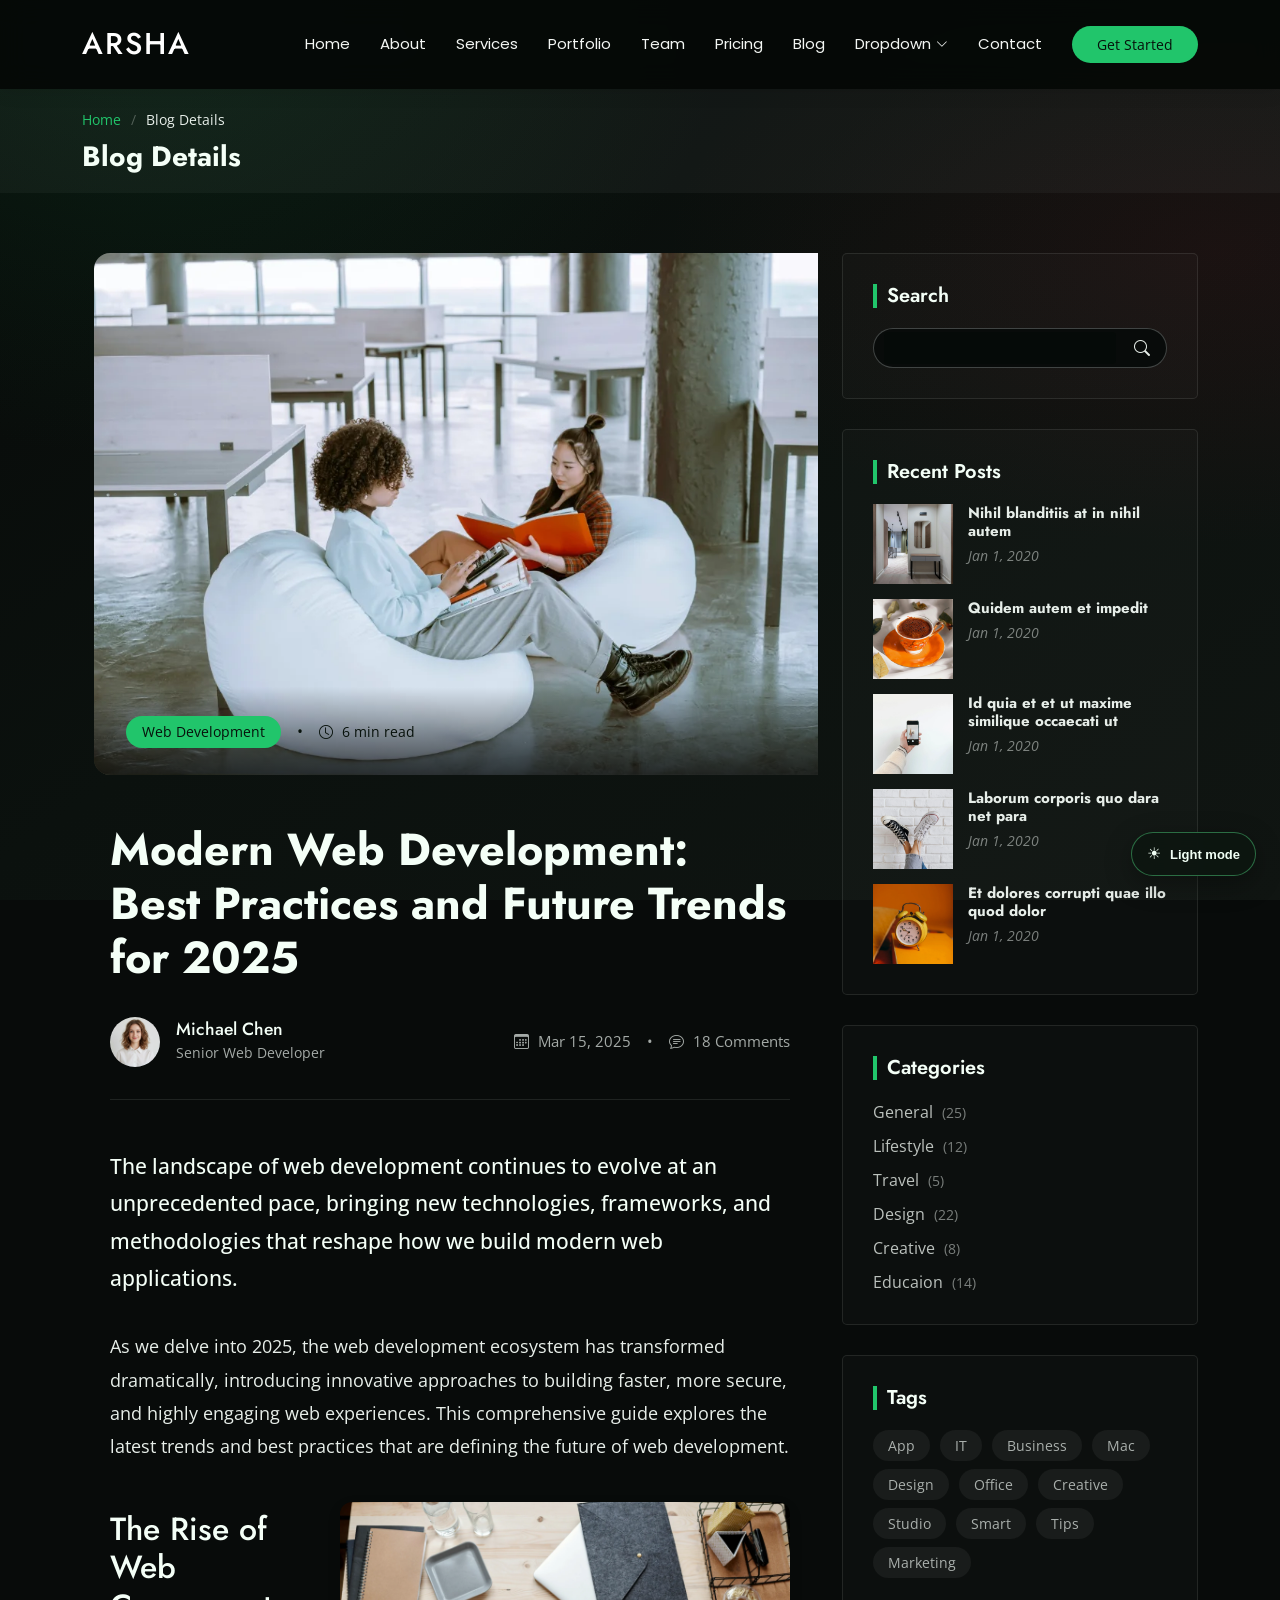
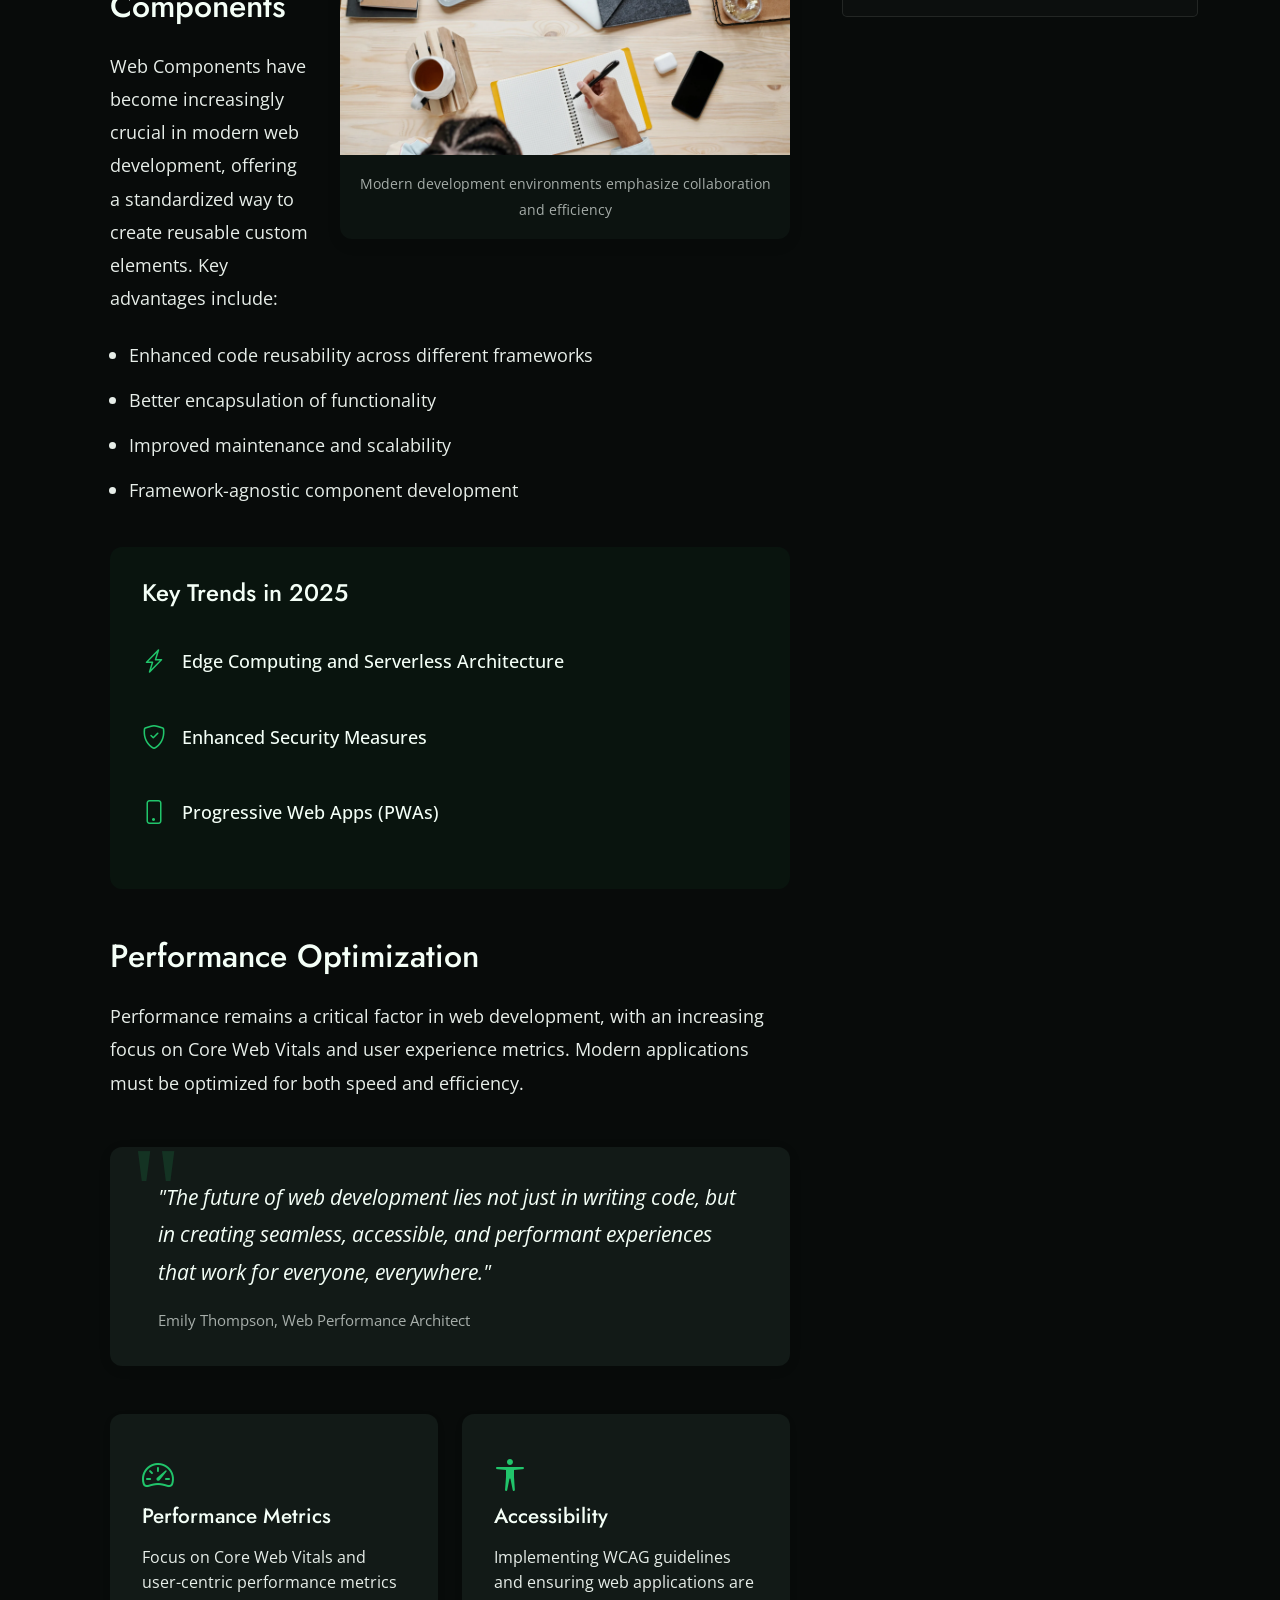
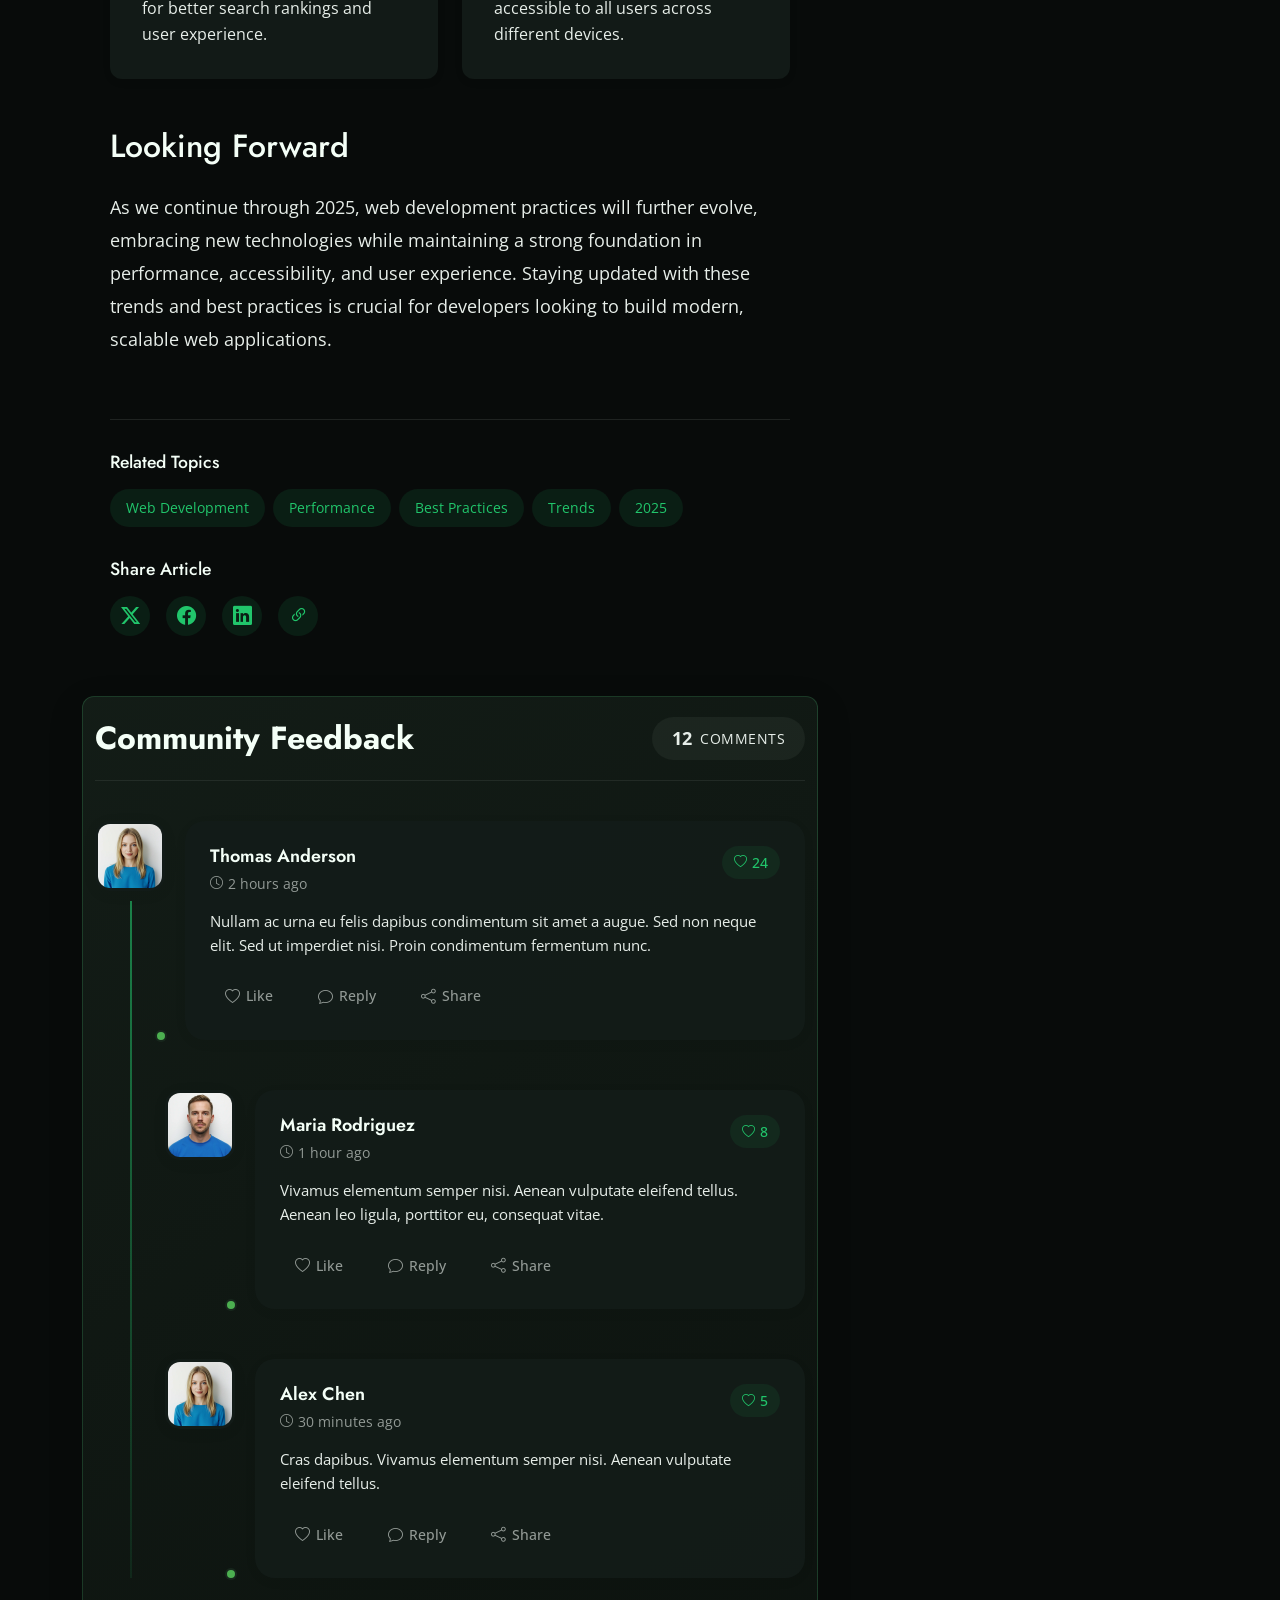
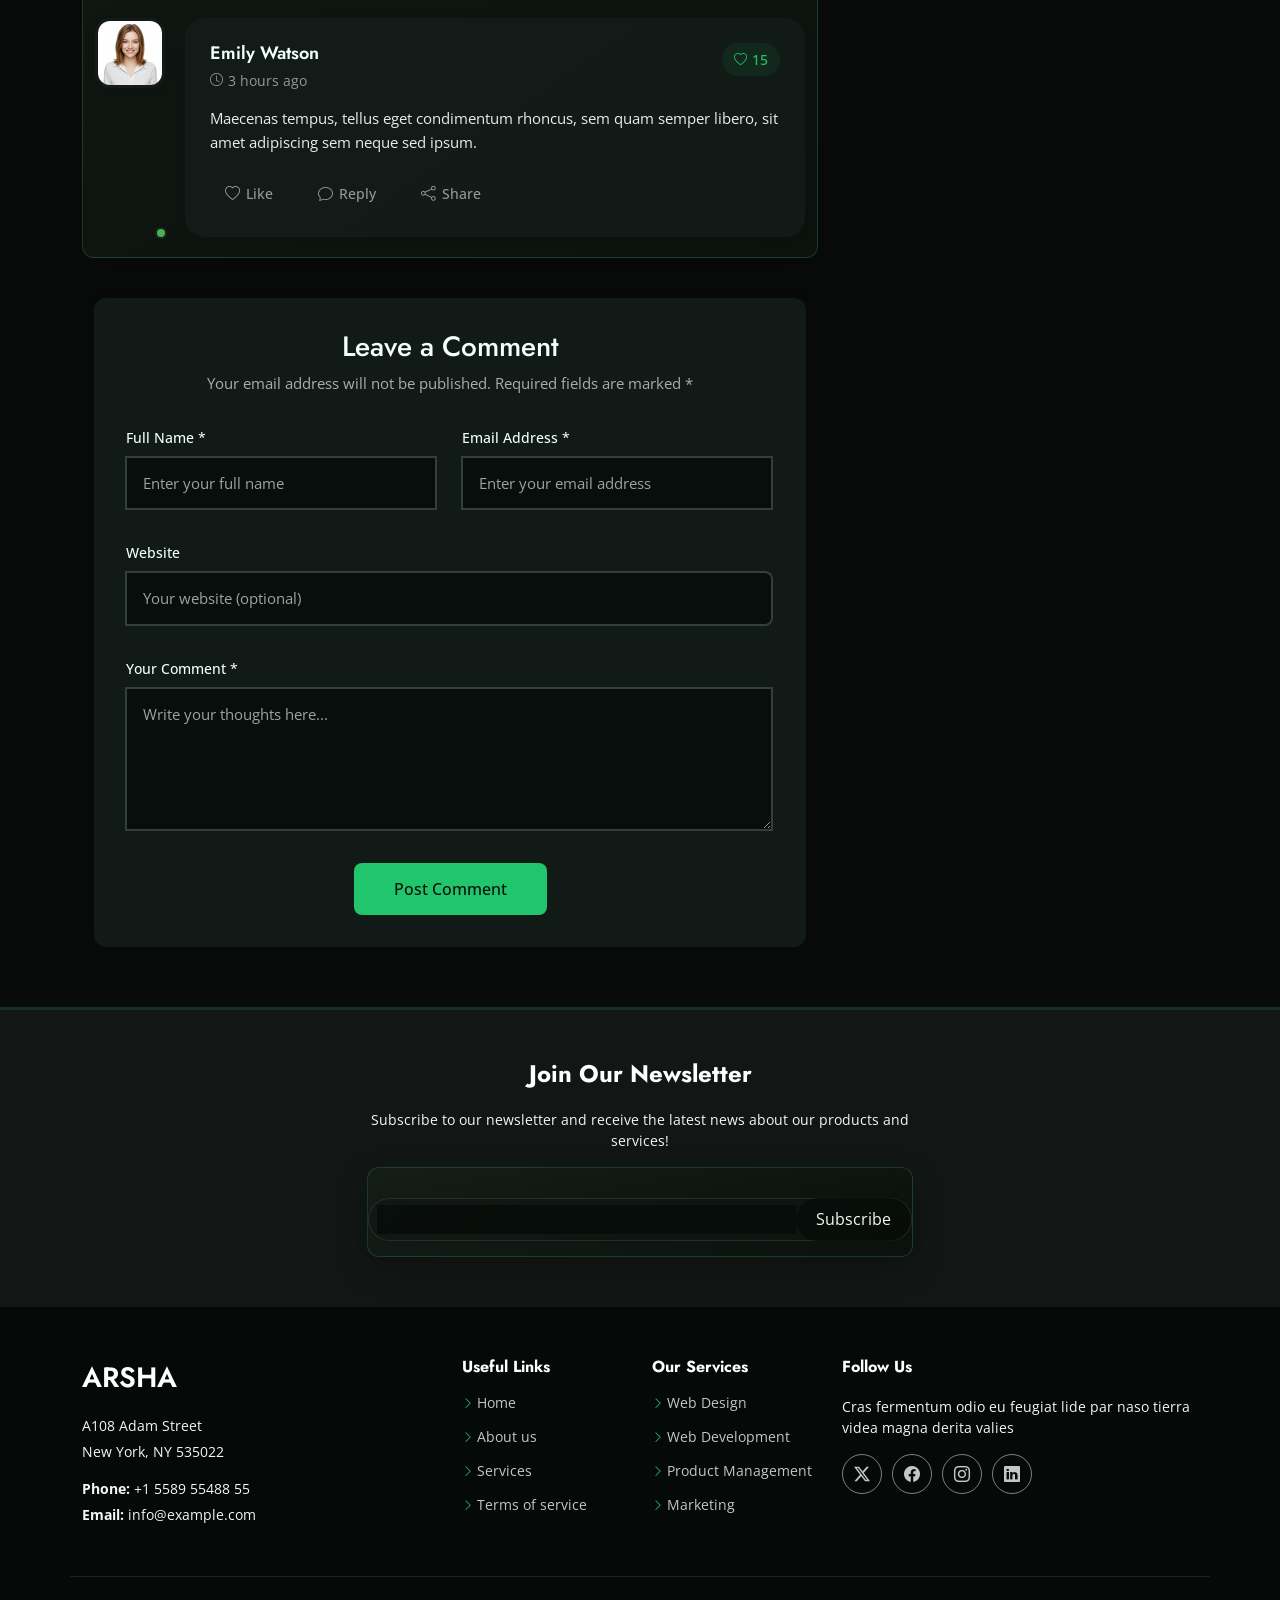
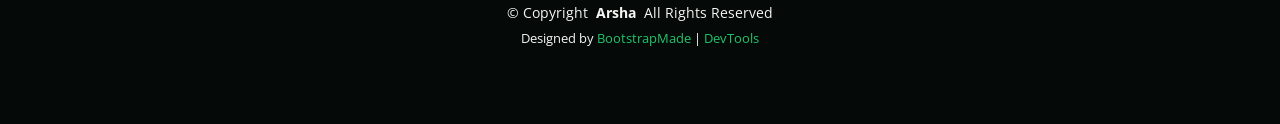
<file: blog-details.html>
<!DOCTYPE html>
<html lang="en">

<head>
  <meta charset="utf-8">
  <meta content="width=device-width, initial-scale=1.0" name="viewport">
  <title>Blog Details - Arsha Bootstrap Template</title>
  <meta name="description" content="">
  <meta name="keywords" content="">

  <!-- Favicons -->
  <link href="assets/img/favicon.png" rel="icon">
  <link href="assets/img/apple-touch-icon.png" rel="apple-touch-icon">

  <!-- Fonts -->
  <link href="https://fonts.googleapis.com" rel="preconnect">
  <link href="https://fonts.gstatic.com" rel="preconnect" crossorigin>
  <link href="https://fonts.googleapis.com/css2?family=Open+Sans:ital,wght@0,300;0,400;0,500;0,600;0,700;0,800;1,300;1,400;1,500;1,600;1,700;1,800&family=Poppins:ital,wght@0,100;0,200;0,300;0,400;0,500;0,600;0,700;0,800;0,900;1,100;1,200;1,300;1,400;1,500;1,600;1,700;1,800;1,900&family=Jost:ital,wght@0,100;0,200;0,300;0,400;0,500;0,600;0,700;0,800;0,900;1,100;1,200;1,300;1,400;1,500;1,600;1,700;1,800;1,900&display=swap" rel="stylesheet">

  <!-- Vendor CSS Files -->
  <link href="assets/vendor/bootstrap/css/bootstrap.min.css" rel="stylesheet">
  <link href="assets/vendor/bootstrap-icons/bootstrap-icons.css" rel="stylesheet">
  <link href="assets/vendor/aos/aos.css" rel="stylesheet">
  <link href="assets/vendor/glightbox/css/glightbox.min.css" rel="stylesheet">
  <link href="assets/vendor/swiper/swiper-bundle.min.css" rel="stylesheet">

  <!-- Main CSS File -->
  <link href="assets/css/main.css" rel="stylesheet">
  <link href="assets/css/theme-mode.css" rel="stylesheet">

  <!-- =======================================================
  * Template Name: Arsha
  * Template URL: https://bootstrapmade.com/arsha-free-bootstrap-html-template-corporate/
  * Updated: Feb 22 2025 with Bootstrap v5.3.3
  * Author: BootstrapMade.com
  * License: https://bootstrapmade.com/license/
  ======================================================== -->
</head>

<body class="blog-details-page">

  <header id="header" class="header d-flex align-items-center sticky-top">
    <div class="container-fluid container-xl position-relative d-flex align-items-center">

      <a href="index.html" class="logo d-flex align-items-center me-auto">
        <!-- Uncomment the line below if you also wish to use an image logo -->
        <!-- <img src="assets/img/logo.webp" alt=""> -->
        <h1 class="sitename">Arsha</h1>
      </a>

      <nav id="navmenu" class="navmenu">
        <ul>
          <li><a href="#hero">Home</a></li>
          <li><a href="#about">About</a></li>
          <li><a href="#services">Services</a></li>
          <li><a href="#portfolio">Portfolio</a></li>
          <li><a href="#team">Team</a></li>
          <li><a href="#pricing">Pricing</a></li>
          <li><a href="blog.html">Blog</a></li>
          <li class="dropdown"><a href="#"><span>Dropdown</span> <i class="bi bi-chevron-down toggle-dropdown"></i></a>
            <ul>
              <li><a href="#">Dropdown 1</a></li>
              <li class="dropdown"><a href="#"><span>Deep Dropdown</span> <i class="bi bi-chevron-down toggle-dropdown"></i></a>
                <ul>
                  <li><a href="#">Deep Dropdown 1</a></li>
                  <li><a href="#">Deep Dropdown 2</a></li>
                  <li><a href="#">Deep Dropdown 3</a></li>
                  <li><a href="#">Deep Dropdown 4</a></li>
                  <li><a href="#">Deep Dropdown 5</a></li>
                </ul>
              </li>
              <li><a href="#">Dropdown 2</a></li>
              <li><a href="#">Dropdown 3</a></li>
              <li><a href="#">Dropdown 4</a></li>
            </ul>
          </li>
          <li><a href="#contact">Contact</a></li>
        </ul>
        <i class="mobile-nav-toggle d-xl-none bi bi-list"></i>
      </nav>

      <a class="btn-getstarted" href="#about">Get Started</a>

    </div>
  </header>

  <main class="main">

    <!-- Page Title -->
    <div class="page-title" data-aos="fade">
      <div class="container">
        <nav class="breadcrumbs">
          <ol>
            <li><a href="index.html">Home</a></li>
            <li class="current">Blog Details</li>
          </ol>
        </nav>
        <h1>Blog Details</h1>
      </div>
    </div><!-- End Page Title -->

    <div class="container">
      <div class="row">

        <div class="col-lg-8">

          <!-- Blog Details Section -->
          <section id="blog-details" class="blog-details section">
            <div class="container" data-aos="fade-up">

              <article class="article">

                <div class="hero-img" data-aos="zoom-in">
                  <img src="assets/img/blog/blog-post-3.webp" alt="Featured blog image" class="img-fluid" loading="lazy">
                  <div class="meta-overlay">
                    <div class="meta-categories">
                      <a href="#" class="category">Web Development</a>
                      <span class="divider">•</span>
                      <span class="reading-time"><i class="bi bi-clock"></i> 6 min read</span>
                    </div>
                  </div>
                </div>

                <div class="article-content" data-aos="fade-up" data-aos-delay="100">
                  <div class="content-header">
                    <h1 class="title">Modern Web Development: Best Practices and Future Trends for 2025</h1>

                    <div class="author-info">
                      <div class="author-details">
                        <img src="assets/img/person/person-f-8.webp" alt="Author" class="author-img">
                        <div class="info">
                          <h4>Michael Chen</h4>
                          <span class="role">Senior Web Developer</span>
                        </div>
                      </div>
                      <div class="post-meta">
                        <span class="date"><i class="bi bi-calendar3"></i> Mar 15, 2025</span>
                        <span class="divider">•</span>
                        <span class="comments"><i class="bi bi-chat-text"></i> 18 Comments</span>
                      </div>
                    </div>
                  </div>

                  <div class="content">
                    <p class="lead">
                      The landscape of web development continues to evolve at an unprecedented pace, bringing new technologies, frameworks, and methodologies that reshape how we build modern web applications.
                    </p>

                    <p>
                      As we delve into 2025, the web development ecosystem has transformed dramatically, introducing innovative approaches to building faster, more secure, and highly engaging web experiences. This comprehensive guide explores the latest trends and best practices that are defining the future of web development.
                    </p>

                    <div class="content-image right-aligned">
                      <img src="assets/img/blog/blog-hero-2.webp" class="img-fluid" alt="Modern web development tools" loading="lazy">
                      <figcaption>Modern development environments emphasize collaboration and efficiency</figcaption>
                    </div>

                    <h2>The Rise of Web Components</h2>
                    <p>
                      Web Components have become increasingly crucial in modern web development, offering a standardized way to create reusable custom elements. Key advantages include:
                    </p>
                    <ul>
                      <li>Enhanced code reusability across different frameworks</li>
                      <li>Better encapsulation of functionality</li>
                      <li>Improved maintenance and scalability</li>
                      <li>Framework-agnostic component development</li>
                    </ul>

                    <div class="highlight-box">
                      <h3>Key Trends in 2025</h3>
                      <ul class="trend-list">
                        <li>
                          <i class="bi bi-lightning-charge"></i>
                          <span>Edge Computing and Serverless Architecture</span>
                        </li>
                        <li>
                          <i class="bi bi-shield-check"></i>
                          <span>Enhanced Security Measures</span>
                        </li>
                        <li>
                          <i class="bi bi-phone"></i>
                          <span>Progressive Web Apps (PWAs)</span>
                        </li>
                      </ul>
                    </div>

                    <h2>Performance Optimization</h2>
                    <p>
                      Performance remains a critical factor in web development, with an increasing focus on Core Web Vitals and user experience metrics. Modern applications must be optimized for both speed and efficiency.
                    </p>

                    <blockquote>
                      <p>
                        "The future of web development lies not just in writing code, but in creating seamless, accessible, and performant experiences that work for everyone, everywhere."
                      </p>
                      <cite>Emily Thompson, Web Performance Architect</cite>
                    </blockquote>

                    <div class="content-grid">
                      <div class="row g-4">
                        <div class="col-md-6">
                          <div class="info-card">
                            <i class="bi bi-speedometer2"></i>
                            <h4>Performance Metrics</h4>
                            <p>Focus on Core Web Vitals and user-centric performance metrics for better search rankings and user experience.</p>
                          </div>
                        </div>
                        <div class="col-md-6">
                          <div class="info-card">
                            <i class="bi bi-universal-access"></i>
                            <h4>Accessibility</h4>
                            <p>Implementing WCAG guidelines and ensuring web applications are accessible to all users across different devices.</p>
                          </div>
                        </div>
                      </div>
                    </div>

                    <h2>Looking Forward</h2>
                    <p>
                      As we continue through 2025, web development practices will further evolve, embracing new technologies while maintaining a strong foundation in performance, accessibility, and user experience. Staying updated with these trends and best practices is crucial for developers looking to build modern, scalable web applications.
                    </p>
                  </div>

                  <div class="meta-bottom">
                    <div class="tags-section">
                      <h4>Related Topics</h4>
                      <div class="tags">
                        <a href="#" class="tag">Web Development</a>
                        <a href="#" class="tag">Performance</a>
                        <a href="#" class="tag">Best Practices</a>
                        <a href="#" class="tag">Trends</a>
                        <a href="#" class="tag">2025</a>
                      </div>
                    </div>

                    <div class="share-section">
                      <h4>Share Article</h4>
                      <div class="social-links">
                        <a href="#" class="twitter"><i class="bi bi-twitter-x"></i></a>
                        <a href="#" class="facebook"><i class="bi bi-facebook"></i></a>
                        <a href="#" class="linkedin"><i class="bi bi-linkedin"></i></a>
                        <a href="#" class="copy-link" title="Copy Link"><i class="bi bi-link-45deg"></i></a>
                      </div>
                    </div>
                  </div>
                </div>

              </article>

            </div>
          </section><!-- /Blog Details Section -->

          <!-- Blog Comments Section -->
          <section id="blog-comments" class="blog-comments section">

            <div class="container" data-aos="fade-up" data-aos-delay="100">

              <div class="blog-comments-4">
                <div class="comments-header">
                  <h3 class="title">Community Feedback</h3>
                  <div class="comments-stats">
                    <span class="count">12</span>
                    <span class="label">Comments</span>
                  </div>
                </div>

                <div class="comments-container">
                  <!-- Comment #1 -->
                  <div class="comment-thread">
                    <div class="comment-box">
                      <div class="comment-wrapper">
                        <div class="avatar-wrapper">
                          <img src="assets/img/person/person-f-9.webp" alt="Avatar" loading="lazy">
                          <span class="status-indicator"></span>
                        </div>

                        <div class="comment-content">
                          <div class="comment-header">
                            <div class="user-info">
                              <h4>Thomas Anderson</h4>
                              <span class="time-badge">
                                <i class="bi bi-clock"></i>
                                2 hours ago
                              </span>
                            </div>
                            <div class="engagement">
                              <span class="likes">
                                <i class="bi bi-heart"></i>
                                24
                              </span>
                            </div>
                          </div>

                          <div class="comment-body">
                            <p>Nullam ac urna eu felis dapibus condimentum sit amet a augue. Sed non neque elit. Sed ut imperdiet nisi. Proin condimentum fermentum nunc.</p>
                          </div>

                          <div class="comment-actions">
                            <button class="action-btn like-btn" aria-label="Like comment">
                              <i class="bi bi-heart"></i>
                              <span>Like</span>
                            </button>
                            <button class="action-btn reply-btn" aria-label="Reply to comment">
                              <i class="bi bi-chat"></i>
                              <span>Reply</span>
                            </button>
                            <button class="action-btn share-btn" aria-label="Share comment">
                              <i class="bi bi-share"></i>
                              <span>Share</span>
                            </button>
                          </div>
                        </div>
                      </div>
                    </div>

                    <!-- Replies Container -->
                    <div class="replies-container">
                      <!-- Reply #1 -->
                      <div class="comment-box reply">
                        <div class="comment-wrapper">
                          <div class="avatar-wrapper">
                            <img src="assets/img/person/person-m-9.webp" alt="Avatar" loading="lazy">
                            <span class="status-indicator"></span>
                          </div>

                          <div class="comment-content">
                            <div class="comment-header">
                              <div class="user-info">
                                <h4>Maria Rodriguez</h4>
                                <span class="time-badge">
                                  <i class="bi bi-clock"></i>
                                  1 hour ago
                                </span>
                              </div>
                              <div class="engagement">
                                <span class="likes">
                                  <i class="bi bi-heart"></i>
                                  8
                                </span>
                              </div>
                            </div>

                            <div class="comment-body">
                              <p>Vivamus elementum semper nisi. Aenean vulputate eleifend tellus. Aenean leo ligula, porttitor eu, consequat vitae.</p>
                            </div>

                            <div class="comment-actions">
                              <button class="action-btn like-btn" aria-label="Like comment">
                                <i class="bi bi-heart"></i>
                                <span>Like</span>
                              </button>
                              <button class="action-btn reply-btn" aria-label="Reply to comment">
                                <i class="bi bi-chat"></i>
                                <span>Reply</span>
                              </button>
                              <button class="action-btn share-btn" aria-label="Share comment">
                                <i class="bi bi-share"></i>
                                <span>Share</span>
                              </button>
                            </div>
                          </div>
                        </div>
                      </div>

                      <!-- Reply #2 -->
                      <div class="comment-box reply">
                        <div class="comment-wrapper">
                          <div class="avatar-wrapper">
                            <img src="assets/img/person/person-f-9.webp" alt="Avatar" loading="lazy">
                            <span class="status-indicator"></span>
                          </div>

                          <div class="comment-content">
                            <div class="comment-header">
                              <div class="user-info">
                                <h4>Alex Chen</h4>
                                <span class="time-badge">
                                  <i class="bi bi-clock"></i>
                                  30 minutes ago
                                </span>
                              </div>
                              <div class="engagement">
                                <span class="likes">
                                  <i class="bi bi-heart"></i>
                                  5
                                </span>
                              </div>
                            </div>

                            <div class="comment-body">
                              <p>Cras dapibus. Vivamus elementum semper nisi. Aenean vulputate eleifend tellus.</p>
                            </div>

                            <div class="comment-actions">
                              <button class="action-btn like-btn" aria-label="Like comment">
                                <i class="bi bi-heart"></i>
                                <span>Like</span>
                              </button>
                              <button class="action-btn reply-btn" aria-label="Reply to comment">
                                <i class="bi bi-chat"></i>
                                <span>Reply</span>
                              </button>
                              <button class="action-btn share-btn" aria-label="Share comment">
                                <i class="bi bi-share"></i>
                                <span>Share</span>
                              </button>
                            </div>
                          </div>
                        </div>
                      </div>
                    </div>
                  </div>

                  <!-- Comment #2 -->
                  <div class="comment-thread">
                    <div class="comment-box">
                      <div class="comment-wrapper">
                        <div class="avatar-wrapper">
                          <img src="assets/img/person/person-f-7.webp" alt="Avatar" loading="lazy">
                          <span class="status-indicator"></span>
                        </div>

                        <div class="comment-content">
                          <div class="comment-header">
                            <div class="user-info">
                              <h4>Emily Watson</h4>
                              <span class="time-badge">
                                <i class="bi bi-clock"></i>
                                3 hours ago
                              </span>
                            </div>
                            <div class="engagement">
                              <span class="likes">
                                <i class="bi bi-heart"></i>
                                15
                              </span>
                            </div>
                          </div>

                          <div class="comment-body">
                            <p>Maecenas tempus, tellus eget condimentum rhoncus, sem quam semper libero, sit amet adipiscing sem neque sed ipsum.</p>
                          </div>

                          <div class="comment-actions">
                            <button class="action-btn like-btn" aria-label="Like comment">
                              <i class="bi bi-heart"></i>
                              <span>Like</span>
                            </button>
                            <button class="action-btn reply-btn" aria-label="Reply to comment">
                              <i class="bi bi-chat"></i>
                              <span>Reply</span>
                            </button>
                            <button class="action-btn share-btn" aria-label="Share comment">
                              <i class="bi bi-share"></i>
                              <span>Share</span>
                            </button>
                          </div>
                        </div>
                      </div>
                    </div>
                  </div>
                </div>
              </div>

            </div>

          </section><!-- /Blog Comments Section -->

          <!-- Blog Comment Form Section -->
          <section id="blog-comment-form" class="blog-comment-form section">

            <div class="container" data-aos="fade-up" data-aos-delay="100">

              <form method="post" role="form">

                <div class="form-header">
                  <h3>Leave a Comment</h3>
                  <p>Your email address will not be published. Required fields are marked *</p>
                </div>

                <div class="row gy-3">
                  <div class="col-md-6">
                    <div class="input-group">
                      <label for="name">Full Name *</label>
                      <input type="text" name="name" id="name" placeholder="Enter your full name" required="">
                      <span class="error-text">Please enter your name</span>
                    </div>
                  </div>

                  <div class="col-md-6">
                    <div class="input-group">
                      <label for="email">Email Address *</label>
                      <input type="email" name="email" id="email" placeholder="Enter your email address" required="">
                      <span class="error-text">Please enter a valid email address</span>
                    </div>
                  </div>

                  <div class="col-12">
                    <div class="input-group">
                      <label for="website">Website</label>
                      <input type="url" name="website" id="website" placeholder="Your website (optional)">
                    </div>
                  </div>

                  <div class="col-12">
                    <div class="input-group">
                      <label for="comment">Your Comment *</label>
                      <textarea name="comment" id="comment" rows="5" placeholder="Write your thoughts here..." required=""></textarea>
                      <span class="error-text">Please enter your comment</span>
                    </div>
                  </div>

                  <div class="col-12 text-center">
                    <button type="submit">Post Comment</button>
                  </div>
                </div>

              </form>

            </div>

          </section><!-- /Blog Comment Form Section -->

        </div>

        <div class="col-lg-4 sidebar">

          <div class="widgets-container" data-aos="fade-up" data-aos-delay="200">

            <!-- Search Widget -->
            <div class="search-widget widget-item">

              <h3 class="widget-title">Search</h3>
              <form action="">
                <input type="text">
                <button type="submit" title="Search"><i class="bi bi-search"></i></button>
              </form>

            </div><!--/Search Widget -->

            <!-- Recent Posts Widget -->
            <div class="recent-posts-widget widget-item">

              <h3 class="widget-title">Recent Posts</h3>

              <div class="post-item">
                <img src="assets/img/blog/blog-post-square-1.webp" alt="" class="flex-shrink-0">
                <div>
                  <h4><a href="blog-details.html">Nihil blanditiis at in nihil autem</a></h4>
                  <time datetime="2020-01-01">Jan 1, 2020</time>
                </div>
              </div><!-- End recent post item-->

              <div class="post-item">
                <img src="assets/img/blog/blog-post-square-2.webp" alt="" class="flex-shrink-0">
                <div>
                  <h4><a href="blog-details.html">Quidem autem et impedit</a></h4>
                  <time datetime="2020-01-01">Jan 1, 2020</time>
                </div>
              </div><!-- End recent post item-->

              <div class="post-item">
                <img src="assets/img/blog/blog-post-square-3.webp" alt="" class="flex-shrink-0">
                <div>
                  <h4><a href="blog-details.html">Id quia et et ut maxime similique occaecati ut</a></h4>
                  <time datetime="2020-01-01">Jan 1, 2020</time>
                </div>
              </div><!-- End recent post item-->

              <div class="post-item">
                <img src="assets/img/blog/blog-post-square-4.webp" alt="" class="flex-shrink-0">
                <div>
                  <h4><a href="blog-details.html">Laborum corporis quo dara net para</a></h4>
                  <time datetime="2020-01-01">Jan 1, 2020</time>
                </div>
              </div><!-- End recent post item-->

              <div class="post-item">
                <img src="assets/img/blog/blog-post-square-5.webp" alt="" class="flex-shrink-0">
                <div>
                  <h4><a href="blog-details.html">Et dolores corrupti quae illo quod dolor</a></h4>
                  <time datetime="2020-01-01">Jan 1, 2020</time>
                </div>
              </div><!-- End recent post item-->

            </div><!--/Recent Posts Widget -->

            <!-- Categories Widget -->
            <div class="categories-widget widget-item">

              <h3 class="widget-title">Categories</h3>
              <ul class="mt-3">
                <li><a href="#">General <span>(25)</span></a></li>
                <li><a href="#">Lifestyle <span>(12)</span></a></li>
                <li><a href="#">Travel <span>(5)</span></a></li>
                <li><a href="#">Design <span>(22)</span></a></li>
                <li><a href="#">Creative <span>(8)</span></a></li>
                <li><a href="#">Educaion <span>(14)</span></a></li>
              </ul>

            </div><!--/Categories Widget -->

            <!-- Tags Widget -->
            <div class="tags-widget widget-item">

              <h3 class="widget-title">Tags</h3>
              <ul>
                <li><a href="#">App</a></li>
                <li><a href="#">IT</a></li>
                <li><a href="#">Business</a></li>
                <li><a href="#">Mac</a></li>
                <li><a href="#">Design</a></li>
                <li><a href="#">Office</a></li>
                <li><a href="#">Creative</a></li>
                <li><a href="#">Studio</a></li>
                <li><a href="#">Smart</a></li>
                <li><a href="#">Tips</a></li>
                <li><a href="#">Marketing</a></li>
              </ul>

            </div><!--/Tags Widget -->

          </div>

        </div>

      </div>
    </div>

  </main>

  <footer id="footer" class="footer">

    <div class="footer-newsletter">
      <div class="container">
        <div class="row justify-content-center text-center">
          <div class="col-lg-6">
            <h4>Join Our Newsletter</h4>
            <p>Subscribe to our newsletter and receive the latest news about our products and services!</p>
            <form action="forms/newsletter.php" method="post" class="php-email-form">
              <div class="newsletter-form"><input type="email" name="email"><input type="submit" value="Subscribe"></div>
              <div class="loading">Loading</div>
              <div class="error-message"></div>
              <div class="sent-message">Your subscription request has been sent. Thank you!</div>
            </form>
          </div>
        </div>
      </div>
    </div>

    <div class="container footer-top">
      <div class="row gy-4">
        <div class="col-lg-4 col-md-6 footer-about">
          <a href="index.html" class="d-flex align-items-center">
            <span class="sitename">Arsha</span>
          </a>
          <div class="footer-contact pt-3">
            <p>A108 Adam Street</p>
            <p>New York, NY 535022</p>
            <p class="mt-3"><strong>Phone:</strong> <span>+1 5589 55488 55</span></p>
            <p><strong>Email:</strong> <span>info@example.com</span></p>
          </div>
        </div>

        <div class="col-lg-2 col-md-3 footer-links">
          <h4>Useful Links</h4>
          <ul>
            <li><i class="bi bi-chevron-right"></i> <a href="#">Home</a></li>
            <li><i class="bi bi-chevron-right"></i> <a href="#">About us</a></li>
            <li><i class="bi bi-chevron-right"></i> <a href="#">Services</a></li>
            <li><i class="bi bi-chevron-right"></i> <a href="#">Terms of service</a></li>
          </ul>
        </div>

        <div class="col-lg-2 col-md-3 footer-links">
          <h4>Our Services</h4>
          <ul>
            <li><i class="bi bi-chevron-right"></i> <a href="#">Web Design</a></li>
            <li><i class="bi bi-chevron-right"></i> <a href="#">Web Development</a></li>
            <li><i class="bi bi-chevron-right"></i> <a href="#">Product Management</a></li>
            <li><i class="bi bi-chevron-right"></i> <a href="#">Marketing</a></li>
          </ul>
        </div>

        <div class="col-lg-4 col-md-12">
          <h4>Follow Us</h4>
          <p>Cras fermentum odio eu feugiat lide par naso tierra videa magna derita valies</p>
          <div class="social-links d-flex">
            <a href=""><i class="bi bi-twitter-x"></i></a>
            <a href=""><i class="bi bi-facebook"></i></a>
            <a href=""><i class="bi bi-instagram"></i></a>
            <a href=""><i class="bi bi-linkedin"></i></a>
          </div>
        </div>

      </div>
    </div>

    <div class="container copyright text-center mt-4">
      <p>© <span>Copyright</span> <strong class="px-1 sitename">Arsha</strong> <span>All Rights Reserved</span></p>
      <div class="credits">
        <!-- All the links in the footer should remain intact. -->
        <!-- You can delete the links only if you've purchased the pro version. -->
        <!-- Licensing information: https://bootstrapmade.com/license/ -->
        <!-- Purchase the pro version with working PHP/AJAX contact form: [buy-url] -->
        Designed by <a href="https://bootstrapmade.com/">BootstrapMade</a> | <a href="https://bootstrapmade.com/tools/">DevTools</a>
      </div>
    </div>

  </footer>

  <!-- Scroll Top -->
  <a href="#" id="scroll-top" class="scroll-top d-flex align-items-center justify-content-center"><i class="bi bi-arrow-up-short"></i></a>

  <!-- Preloader -->
  <div id="preloader"></div>

  <!-- Vendor JS Files -->
  <script src="assets/vendor/bootstrap/js/bootstrap.bundle.min.js"></script>
  <script src="assets/vendor/php-email-form/validate.js"></script>
  <script src="assets/vendor/aos/aos.js"></script>
  <script src="assets/vendor/glightbox/js/glightbox.min.js"></script>
  <script src="assets/vendor/swiper/swiper-bundle.min.js"></script>
  <script src="assets/vendor/waypoints/noframework.waypoints.js"></script>
  <script src="assets/vendor/imagesloaded/imagesloaded.pkgd.min.js"></script>
  <script src="assets/vendor/isotope-layout/isotope.pkgd.min.js"></script>

  <!-- Main JS File -->
  <script src="assets/js/main.js"></script>
  <script src="assets/js/theme-mode.js"></script>

</body>

</html>
</file>
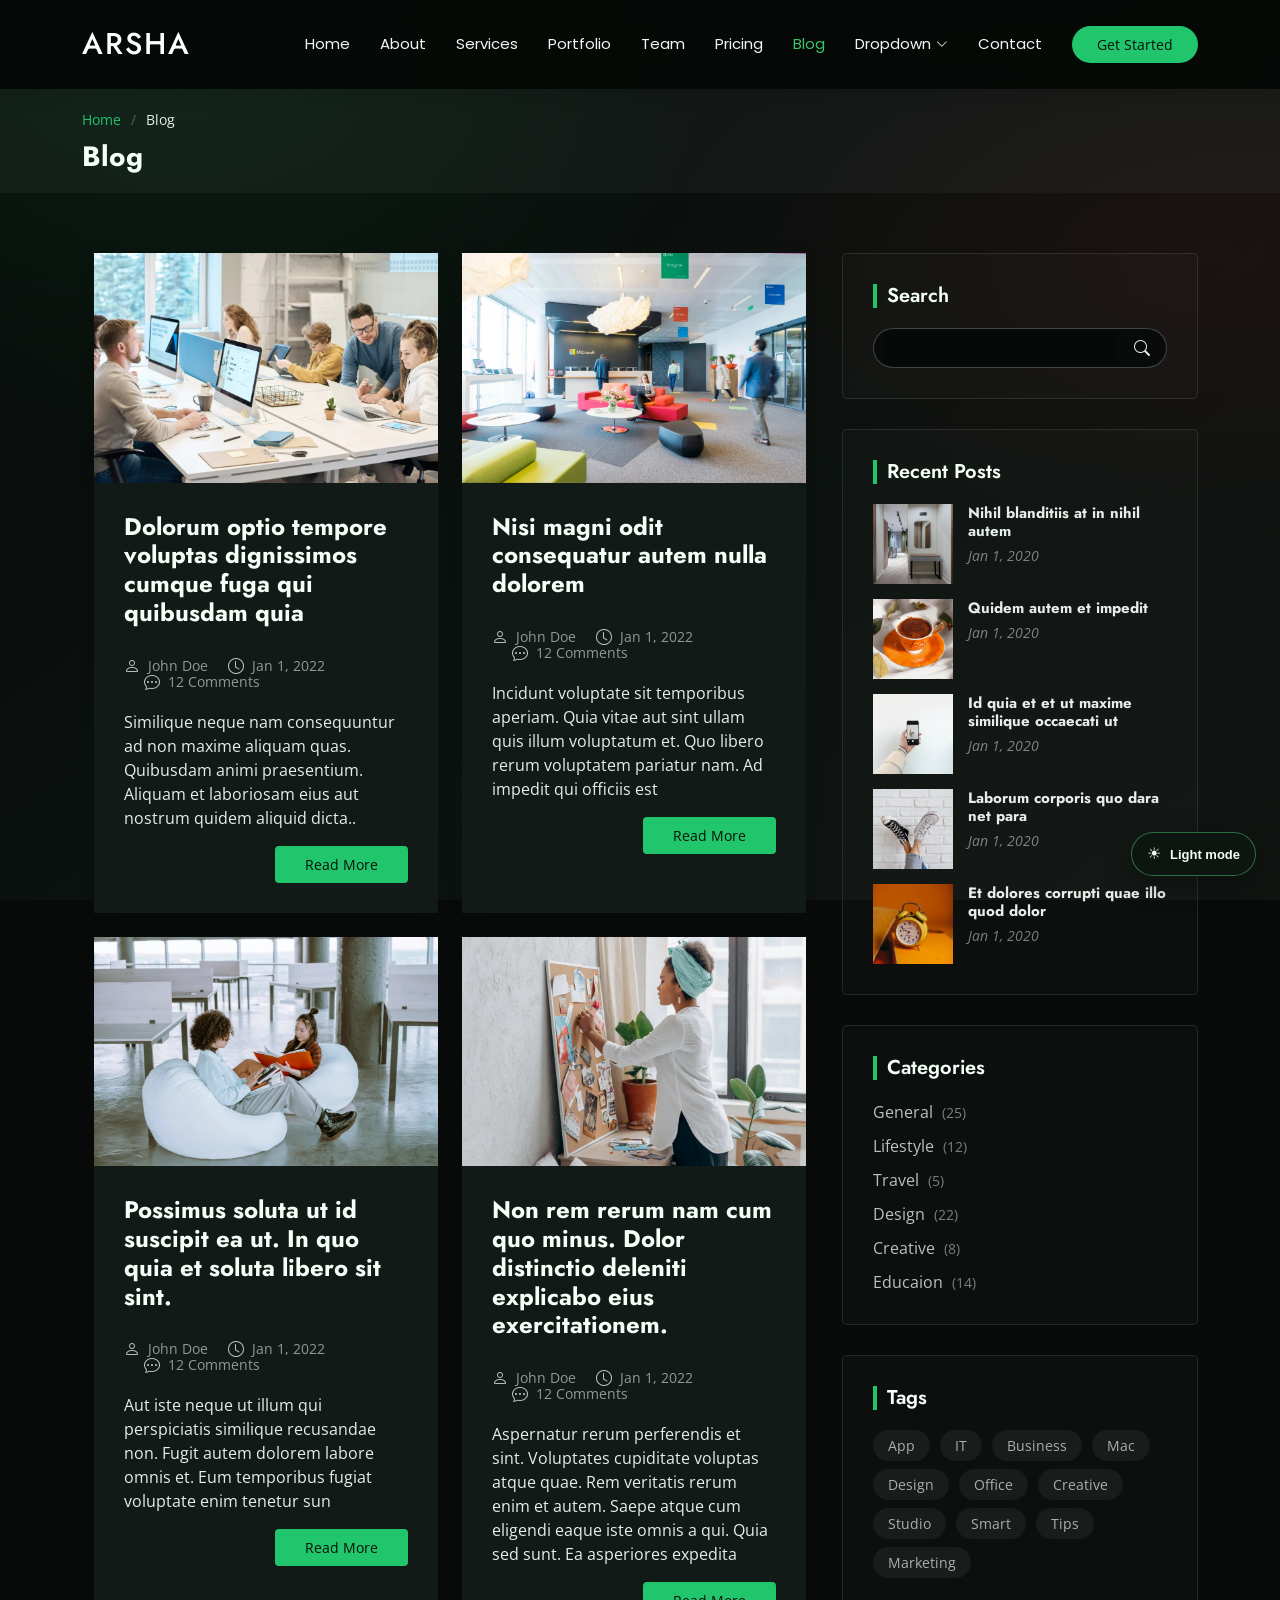
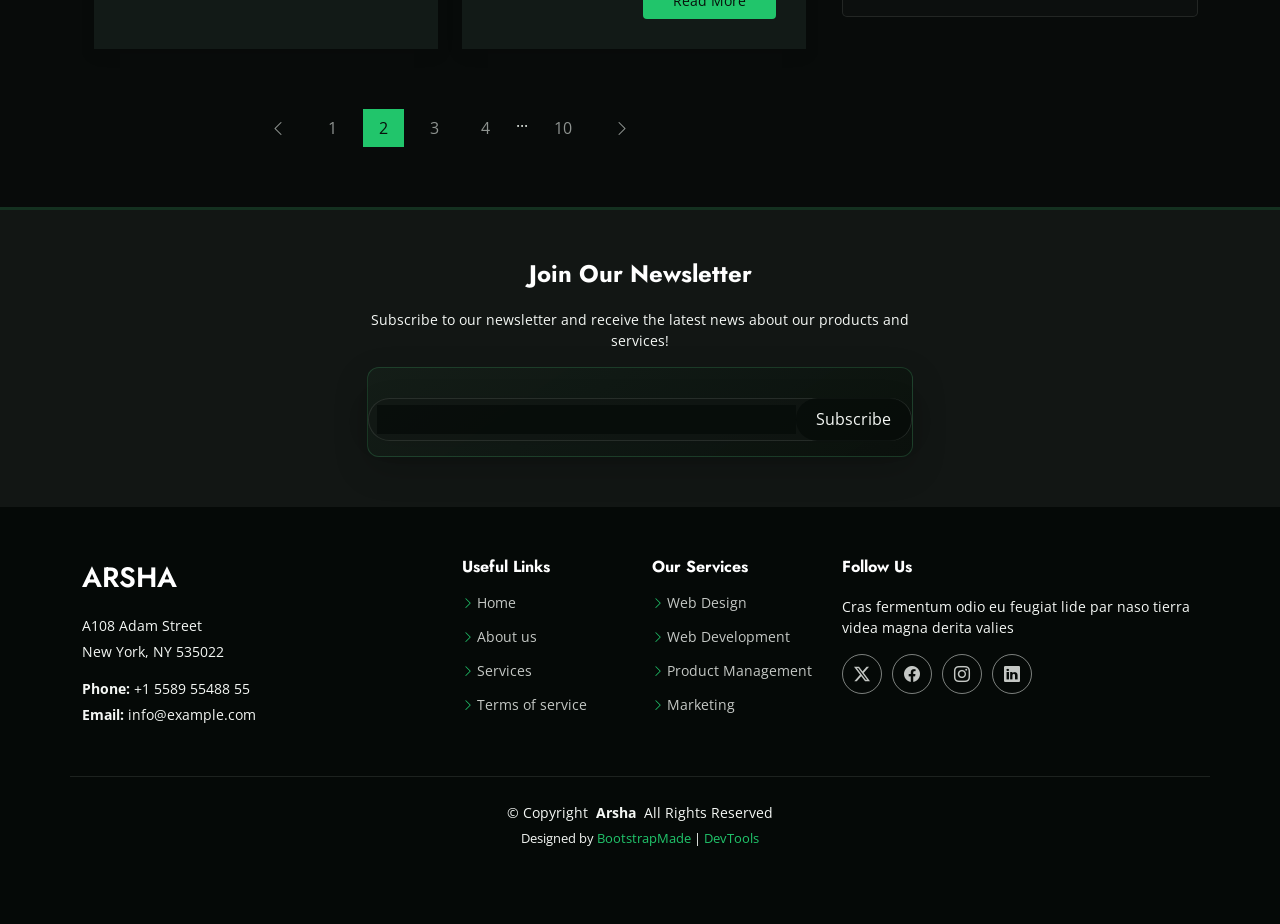
<file: blog.html>
<!DOCTYPE html>
<html lang="en">

<head>
  <meta charset="utf-8">
  <meta content="width=device-width, initial-scale=1.0" name="viewport">
  <title>Blog - Arsha Bootstrap Template</title>
  <meta name="description" content="">
  <meta name="keywords" content="">

  <!-- Favicons -->
  <link href="assets/img/favicon.png" rel="icon">
  <link href="assets/img/apple-touch-icon.png" rel="apple-touch-icon">

  <!-- Fonts -->
  <link href="https://fonts.googleapis.com" rel="preconnect">
  <link href="https://fonts.gstatic.com" rel="preconnect" crossorigin>
  <link href="https://fonts.googleapis.com/css2?family=Open+Sans:ital,wght@0,300;0,400;0,500;0,600;0,700;0,800;1,300;1,400;1,500;1,600;1,700;1,800&family=Poppins:ital,wght@0,100;0,200;0,300;0,400;0,500;0,600;0,700;0,800;0,900;1,100;1,200;1,300;1,400;1,500;1,600;1,700;1,800;1,900&family=Jost:ital,wght@0,100;0,200;0,300;0,400;0,500;0,600;0,700;0,800;0,900;1,100;1,200;1,300;1,400;1,500;1,600;1,700;1,800;1,900&display=swap" rel="stylesheet">

  <!-- Vendor CSS Files -->
  <link href="assets/vendor/bootstrap/css/bootstrap.min.css" rel="stylesheet">
  <link href="assets/vendor/bootstrap-icons/bootstrap-icons.css" rel="stylesheet">
  <link href="assets/vendor/aos/aos.css" rel="stylesheet">
  <link href="assets/vendor/glightbox/css/glightbox.min.css" rel="stylesheet">
  <link href="assets/vendor/swiper/swiper-bundle.min.css" rel="stylesheet">

  <!-- Main CSS File -->
  <link href="assets/css/main.css" rel="stylesheet">
  <link href="assets/css/theme-mode.css" rel="stylesheet">

  <!-- =======================================================
  * Template Name: Arsha
  * Template URL: https://bootstrapmade.com/arsha-free-bootstrap-html-template-corporate/
  * Updated: Feb 22 2025 with Bootstrap v5.3.3
  * Author: BootstrapMade.com
  * License: https://bootstrapmade.com/license/
  ======================================================== -->
</head>

<body class="blog-page">

  <header id="header" class="header d-flex align-items-center sticky-top">
    <div class="container-fluid container-xl position-relative d-flex align-items-center">

      <a href="index.html" class="logo d-flex align-items-center me-auto">
        <!-- Uncomment the line below if you also wish to use an image logo -->
        <!-- <img src="assets/img/logo.webp" alt=""> -->
        <h1 class="sitename">Arsha</h1>
      </a>

      <nav id="navmenu" class="navmenu">
        <ul>
          <li><a href="#hero">Home</a></li>
          <li><a href="#about">About</a></li>
          <li><a href="#services">Services</a></li>
          <li><a href="#portfolio">Portfolio</a></li>
          <li><a href="#team">Team</a></li>
          <li><a href="#pricing">Pricing</a></li>
          <li><a href="blog.html" class="active">Blog</a></li>
          <li class="dropdown"><a href="#"><span>Dropdown</span> <i class="bi bi-chevron-down toggle-dropdown"></i></a>
            <ul>
              <li><a href="#">Dropdown 1</a></li>
              <li class="dropdown"><a href="#"><span>Deep Dropdown</span> <i class="bi bi-chevron-down toggle-dropdown"></i></a>
                <ul>
                  <li><a href="#">Deep Dropdown 1</a></li>
                  <li><a href="#">Deep Dropdown 2</a></li>
                  <li><a href="#">Deep Dropdown 3</a></li>
                  <li><a href="#">Deep Dropdown 4</a></li>
                  <li><a href="#">Deep Dropdown 5</a></li>
                </ul>
              </li>
              <li><a href="#">Dropdown 2</a></li>
              <li><a href="#">Dropdown 3</a></li>
              <li><a href="#">Dropdown 4</a></li>
            </ul>
          </li>
          <li><a href="#contact">Contact</a></li>
        </ul>
        <i class="mobile-nav-toggle d-xl-none bi bi-list"></i>
      </nav>

      <a class="btn-getstarted" href="#about">Get Started</a>

    </div>
  </header>

  <main class="main">

    <!-- Page Title -->
    <div class="page-title" data-aos="fade">
      <div class="container">
        <nav class="breadcrumbs">
          <ol>
            <li><a href="index.html">Home</a></li>
            <li class="current">Blog</li>
          </ol>
        </nav>
        <h1>Blog</h1>
      </div>
    </div><!-- End Page Title -->

    <div class="container">
      <div class="row">

        <div class="col-lg-8">

          <!-- Blog Posts Section -->
          <section id="blog-posts" class="blog-posts section">

            <div class="container" data-aos="fade-up" data-aos-delay="100">

              <div class="row gy-4">

                <div class="col-lg-6">
                  <article>

                    <div class="post-img">
                      <img src="assets/img/blog/blog-post-1.webp" alt="" class="img-fluid">
                    </div>

                    <h2 class="title">
                      <a href="blog-details.html">Dolorum optio tempore voluptas dignissimos cumque fuga qui quibusdam quia</a>
                    </h2>

                    <div class="meta-top">
                      <ul>
                        <li class="d-flex align-items-center"><i class="bi bi-person"></i> <a href="blog-details.html">John Doe</a></li>
                        <li class="d-flex align-items-center"><i class="bi bi-clock"></i> <a href="blog-details.html"><time datetime="2022-01-01">Jan 1, 2022</time></a></li>
                        <li class="d-flex align-items-center"><i class="bi bi-chat-dots"></i> <a href="blog-details.html">12 Comments</a></li>
                      </ul>
                    </div>

                    <div class="content">
                      <p>
                        Similique neque nam consequuntur ad non maxime aliquam quas. Quibusdam animi praesentium. Aliquam et laboriosam eius aut nostrum quidem aliquid dicta..
                      </p>

                      <div class="read-more">
                        <a href="blog-details.html">Read More</a>
                      </div>
                    </div>

                  </article>
                </div><!-- End post list item -->

                <div class="col-lg-6">

                  <article>

                    <div class="post-img">
                      <img src="assets/img/blog/blog-post-2.webp" alt="" class="img-fluid">
                    </div>

                    <h2 class="title">
                      <a href="blog-details.html">Nisi magni odit consequatur autem nulla dolorem</a>
                    </h2>

                    <div class="meta-top">
                      <ul>
                        <li class="d-flex align-items-center"><i class="bi bi-person"></i> <a href="blog-details.html">John Doe</a></li>
                        <li class="d-flex align-items-center"><i class="bi bi-clock"></i> <a href="blog-details.html"><time datetime="2022-01-01">Jan 1, 2022</time></a></li>
                        <li class="d-flex align-items-center"><i class="bi bi-chat-dots"></i> <a href="blog-details.html">12 Comments</a></li>
                      </ul>
                    </div>

                    <div class="content">
                      <p>
                        Incidunt voluptate sit temporibus aperiam. Quia vitae aut sint ullam quis illum voluptatum et. Quo libero rerum voluptatem pariatur nam.
                        Ad impedit qui officiis est</p>
                      <div class="read-more">
                        <a href="blog-details.html">Read More</a>
                      </div>
                    </div>

                  </article>

                </div><!-- End post list item -->

                <div class="col-lg-6">

                  <article>

                    <div class="post-img">
                      <img src="assets/img/blog/blog-post-3.webp" alt="" class="img-fluid">
                    </div>

                    <h2 class="title">
                      <a href="blog-details.html">Possimus soluta ut id suscipit ea ut. In quo quia et soluta libero sit sint.</a>
                    </h2>

                    <div class="meta-top">
                      <ul>
                        <li class="d-flex align-items-center"><i class="bi bi-person"></i> <a href="blog-details.html">John Doe</a></li>
                        <li class="d-flex align-items-center"><i class="bi bi-clock"></i> <a href="blog-details.html"><time datetime="2022-01-01">Jan 1, 2022</time></a></li>
                        <li class="d-flex align-items-center"><i class="bi bi-chat-dots"></i> <a href="blog-details.html">12 Comments</a></li>
                      </ul>
                    </div>

                    <div class="content">
                      <p>
                        Aut iste neque ut illum qui perspiciatis similique recusandae non. Fugit autem dolorem labore omnis et. Eum temporibus fugiat voluptate enim tenetur sun</p>
                      <div class="read-more">
                        <a href="blog-details.html">Read More</a>
                      </div>
                    </div>

                  </article>

                </div><!-- End post list item -->

                <div class="col-lg-6">

                  <article>

                    <div class="post-img">
                      <img src="assets/img/blog/blog-post-4.webp" alt="" class="img-fluid">
                    </div>

                    <h2 class="title">
                      <a href="blog-details.html">Non rem rerum nam cum quo minus. Dolor distinctio deleniti explicabo eius exercitationem.</a>
                    </h2>

                    <div class="meta-top">
                      <ul>
                        <li class="d-flex align-items-center"><i class="bi bi-person"></i> <a href="blog-details.html">John Doe</a></li>
                        <li class="d-flex align-items-center"><i class="bi bi-clock"></i> <a href="blog-details.html"><time datetime="2022-01-01">Jan 1, 2022</time></a></li>
                        <li class="d-flex align-items-center"><i class="bi bi-chat-dots"></i> <a href="blog-details.html">12 Comments</a></li>
                      </ul>
                    </div>

                    <div class="content">
                      <p>
                        Aspernatur rerum perferendis et sint. Voluptates cupiditate voluptas atque quae. Rem veritatis rerum enim et autem. Saepe atque cum eligendi eaque iste omnis a qui.
                        Quia sed sunt. Ea asperiores expedita <br></p>
                      <div class="read-more">
                        <a href="blog-details.html">Read More</a>
                      </div>
                    </div>

                  </article>

                </div><!-- End post list item -->

              </div><!-- End blog posts list -->

            </div>

          </section><!-- /Blog Posts Section -->

          <!-- Pagination 2 Section -->
          <section id="pagination-2" class="pagination-2 section">

            <div class="container">
              <div class="d-flex justify-content-center">
                <ul>
                  <li><a href="#"><i class="bi bi-chevron-left"></i></a></li>
                  <li><a href="#">1</a></li>
                  <li><a href="#" class="active">2</a></li>
                  <li><a href="#">3</a></li>
                  <li><a href="#">4</a></li>
                  <li>...</li>
                  <li><a href="#">10</a></li>
                  <li><a href="#"><i class="bi bi-chevron-right"></i></a></li>
                </ul>
              </div>
            </div>

          </section><!-- /Pagination 2 Section -->

        </div>

        <div class="col-lg-4 sidebar">

          <div class="widgets-container" data-aos="fade-up" data-aos-delay="200">

            <!-- Search Widget -->
            <div class="search-widget widget-item">

              <h3 class="widget-title">Search</h3>
              <form action="">
                <input type="text">
                <button type="submit" title="Search"><i class="bi bi-search"></i></button>
              </form>

            </div><!--/Search Widget -->

            <!-- Recent Posts Widget -->
            <div class="recent-posts-widget widget-item">

              <h3 class="widget-title">Recent Posts</h3>

              <div class="post-item">
                <img src="assets/img/blog/blog-post-square-1.webp" alt="" class="flex-shrink-0">
                <div>
                  <h4><a href="blog-details.html">Nihil blanditiis at in nihil autem</a></h4>
                  <time datetime="2020-01-01">Jan 1, 2020</time>
                </div>
              </div><!-- End recent post item-->

              <div class="post-item">
                <img src="assets/img/blog/blog-post-square-2.webp" alt="" class="flex-shrink-0">
                <div>
                  <h4><a href="blog-details.html">Quidem autem et impedit</a></h4>
                  <time datetime="2020-01-01">Jan 1, 2020</time>
                </div>
              </div><!-- End recent post item-->

              <div class="post-item">
                <img src="assets/img/blog/blog-post-square-3.webp" alt="" class="flex-shrink-0">
                <div>
                  <h4><a href="blog-details.html">Id quia et et ut maxime similique occaecati ut</a></h4>
                  <time datetime="2020-01-01">Jan 1, 2020</time>
                </div>
              </div><!-- End recent post item-->

              <div class="post-item">
                <img src="assets/img/blog/blog-post-square-4.webp" alt="" class="flex-shrink-0">
                <div>
                  <h4><a href="blog-details.html">Laborum corporis quo dara net para</a></h4>
                  <time datetime="2020-01-01">Jan 1, 2020</time>
                </div>
              </div><!-- End recent post item-->

              <div class="post-item">
                <img src="assets/img/blog/blog-post-square-5.webp" alt="" class="flex-shrink-0">
                <div>
                  <h4><a href="blog-details.html">Et dolores corrupti quae illo quod dolor</a></h4>
                  <time datetime="2020-01-01">Jan 1, 2020</time>
                </div>
              </div><!-- End recent post item-->

            </div><!--/Recent Posts Widget -->

            <!-- Categories Widget -->
            <div class="categories-widget widget-item">

              <h3 class="widget-title">Categories</h3>
              <ul class="mt-3">
                <li><a href="#">General <span>(25)</span></a></li>
                <li><a href="#">Lifestyle <span>(12)</span></a></li>
                <li><a href="#">Travel <span>(5)</span></a></li>
                <li><a href="#">Design <span>(22)</span></a></li>
                <li><a href="#">Creative <span>(8)</span></a></li>
                <li><a href="#">Educaion <span>(14)</span></a></li>
              </ul>

            </div><!--/Categories Widget -->

            <!-- Tags Widget -->
            <div class="tags-widget widget-item">

              <h3 class="widget-title">Tags</h3>
              <ul>
                <li><a href="#">App</a></li>
                <li><a href="#">IT</a></li>
                <li><a href="#">Business</a></li>
                <li><a href="#">Mac</a></li>
                <li><a href="#">Design</a></li>
                <li><a href="#">Office</a></li>
                <li><a href="#">Creative</a></li>
                <li><a href="#">Studio</a></li>
                <li><a href="#">Smart</a></li>
                <li><a href="#">Tips</a></li>
                <li><a href="#">Marketing</a></li>
              </ul>

            </div><!--/Tags Widget -->

          </div>

        </div>

      </div>
    </div>

  </main>

  <footer id="footer" class="footer">

    <div class="footer-newsletter">
      <div class="container">
        <div class="row justify-content-center text-center">
          <div class="col-lg-6">
            <h4>Join Our Newsletter</h4>
            <p>Subscribe to our newsletter and receive the latest news about our products and services!</p>
            <form action="forms/newsletter.php" method="post" class="php-email-form">
              <div class="newsletter-form"><input type="email" name="email"><input type="submit" value="Subscribe"></div>
              <div class="loading">Loading</div>
              <div class="error-message"></div>
              <div class="sent-message">Your subscription request has been sent. Thank you!</div>
            </form>
          </div>
        </div>
      </div>
    </div>

    <div class="container footer-top">
      <div class="row gy-4">
        <div class="col-lg-4 col-md-6 footer-about">
          <a href="index.html" class="d-flex align-items-center">
            <span class="sitename">Arsha</span>
          </a>
          <div class="footer-contact pt-3">
            <p>A108 Adam Street</p>
            <p>New York, NY 535022</p>
            <p class="mt-3"><strong>Phone:</strong> <span>+1 5589 55488 55</span></p>
            <p><strong>Email:</strong> <span>info@example.com</span></p>
          </div>
        </div>

        <div class="col-lg-2 col-md-3 footer-links">
          <h4>Useful Links</h4>
          <ul>
            <li><i class="bi bi-chevron-right"></i> <a href="#">Home</a></li>
            <li><i class="bi bi-chevron-right"></i> <a href="#">About us</a></li>
            <li><i class="bi bi-chevron-right"></i> <a href="#">Services</a></li>
            <li><i class="bi bi-chevron-right"></i> <a href="#">Terms of service</a></li>
          </ul>
        </div>

        <div class="col-lg-2 col-md-3 footer-links">
          <h4>Our Services</h4>
          <ul>
            <li><i class="bi bi-chevron-right"></i> <a href="#">Web Design</a></li>
            <li><i class="bi bi-chevron-right"></i> <a href="#">Web Development</a></li>
            <li><i class="bi bi-chevron-right"></i> <a href="#">Product Management</a></li>
            <li><i class="bi bi-chevron-right"></i> <a href="#">Marketing</a></li>
          </ul>
        </div>

        <div class="col-lg-4 col-md-12">
          <h4>Follow Us</h4>
          <p>Cras fermentum odio eu feugiat lide par naso tierra videa magna derita valies</p>
          <div class="social-links d-flex">
            <a href=""><i class="bi bi-twitter-x"></i></a>
            <a href=""><i class="bi bi-facebook"></i></a>
            <a href=""><i class="bi bi-instagram"></i></a>
            <a href=""><i class="bi bi-linkedin"></i></a>
          </div>
        </div>

      </div>
    </div>

    <div class="container copyright text-center mt-4">
      <p>© <span>Copyright</span> <strong class="px-1 sitename">Arsha</strong> <span>All Rights Reserved</span></p>
      <div class="credits">
        <!-- All the links in the footer should remain intact. -->
        <!-- You can delete the links only if you've purchased the pro version. -->
        <!-- Licensing information: https://bootstrapmade.com/license/ -->
        <!-- Purchase the pro version with working PHP/AJAX contact form: [buy-url] -->
        Designed by <a href="https://bootstrapmade.com/">BootstrapMade</a> | <a href="https://bootstrapmade.com/tools/">DevTools</a>
      </div>
    </div>

  </footer>

  <!-- Scroll Top -->
  <a href="#" id="scroll-top" class="scroll-top d-flex align-items-center justify-content-center"><i class="bi bi-arrow-up-short"></i></a>

  <!-- Preloader -->
  <div id="preloader"></div>

  <!-- Vendor JS Files -->
  <script src="assets/vendor/bootstrap/js/bootstrap.bundle.min.js"></script>
  <script src="assets/vendor/php-email-form/validate.js"></script>
  <script src="assets/vendor/aos/aos.js"></script>
  <script src="assets/vendor/glightbox/js/glightbox.min.js"></script>
  <script src="assets/vendor/swiper/swiper-bundle.min.js"></script>
  <script src="assets/vendor/waypoints/noframework.waypoints.js"></script>
  <script src="assets/vendor/imagesloaded/imagesloaded.pkgd.min.js"></script>
  <script src="assets/vendor/isotope-layout/isotope.pkgd.min.js"></script>

  <!-- Main JS File -->
  <script src="assets/js/main.js"></script>
  <script src="assets/js/theme-mode.js"></script>

</body>

</html>
</file>
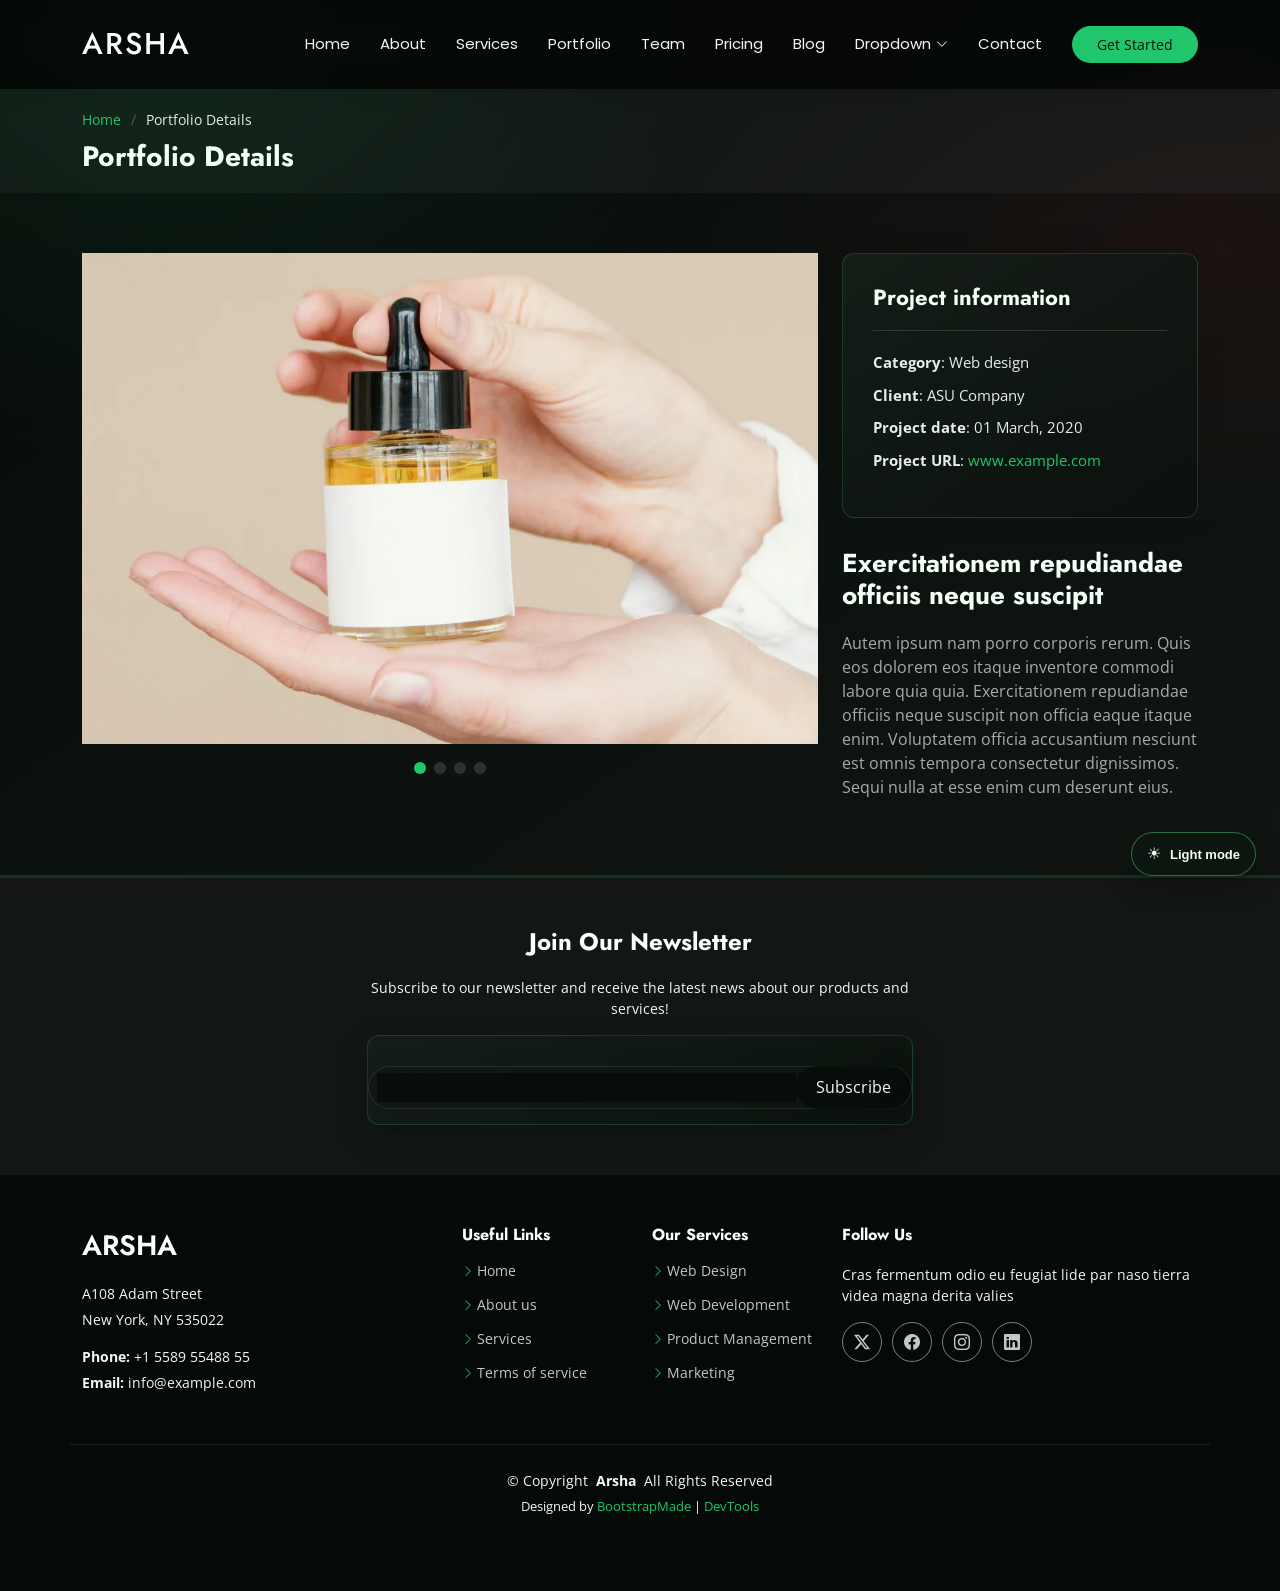
<file: portfolio-details.html>
<!DOCTYPE html>
<html lang="en">

<head>
  <meta charset="utf-8">
  <meta content="width=device-width, initial-scale=1.0" name="viewport">
  <title>Portfolio Details - Arsha Bootstrap Template</title>
  <meta name="description" content="">
  <meta name="keywords" content="">

  <!-- Favicons -->
  <link href="assets/img/favicon.png" rel="icon">
  <link href="assets/img/apple-touch-icon.png" rel="apple-touch-icon">

  <!-- Fonts -->
  <link href="https://fonts.googleapis.com" rel="preconnect">
  <link href="https://fonts.gstatic.com" rel="preconnect" crossorigin>
  <link href="https://fonts.googleapis.com/css2?family=Open+Sans:ital,wght@0,300;0,400;0,500;0,600;0,700;0,800;1,300;1,400;1,500;1,600;1,700;1,800&family=Poppins:ital,wght@0,100;0,200;0,300;0,400;0,500;0,600;0,700;0,800;0,900;1,100;1,200;1,300;1,400;1,500;1,600;1,700;1,800;1,900&family=Jost:ital,wght@0,100;0,200;0,300;0,400;0,500;0,600;0,700;0,800;0,900;1,100;1,200;1,300;1,400;1,500;1,600;1,700;1,800;1,900&display=swap" rel="stylesheet">

  <!-- Vendor CSS Files -->
  <link href="assets/vendor/bootstrap/css/bootstrap.min.css" rel="stylesheet">
  <link href="assets/vendor/bootstrap-icons/bootstrap-icons.css" rel="stylesheet">
  <link href="assets/vendor/aos/aos.css" rel="stylesheet">
  <link href="assets/vendor/glightbox/css/glightbox.min.css" rel="stylesheet">
  <link href="assets/vendor/swiper/swiper-bundle.min.css" rel="stylesheet">

  <!-- Main CSS File -->
  <link href="assets/css/main.css" rel="stylesheet">
  <link href="assets/css/theme-mode.css" rel="stylesheet">

  <!-- =======================================================
  * Template Name: Arsha
  * Template URL: https://bootstrapmade.com/arsha-free-bootstrap-html-template-corporate/
  * Updated: Feb 22 2025 with Bootstrap v5.3.3
  * Author: BootstrapMade.com
  * License: https://bootstrapmade.com/license/
  ======================================================== -->
</head>

<body class="portfolio-details-page">

  <header id="header" class="header d-flex align-items-center sticky-top">
    <div class="container-fluid container-xl position-relative d-flex align-items-center">

      <a href="index.html" class="logo d-flex align-items-center me-auto">
        <!-- Uncomment the line below if you also wish to use an image logo -->
        <!-- <img src="assets/img/logo.webp" alt=""> -->
        <h1 class="sitename">Arsha</h1>
      </a>

      <nav id="navmenu" class="navmenu">
        <ul>
          <li><a href="#hero">Home</a></li>
          <li><a href="#about">About</a></li>
          <li><a href="#services">Services</a></li>
          <li><a href="#portfolio">Portfolio</a></li>
          <li><a href="#team">Team</a></li>
          <li><a href="#pricing">Pricing</a></li>
          <li><a href="blog.html">Blog</a></li>
          <li class="dropdown"><a href="#"><span>Dropdown</span> <i class="bi bi-chevron-down toggle-dropdown"></i></a>
            <ul>
              <li><a href="#">Dropdown 1</a></li>
              <li class="dropdown"><a href="#"><span>Deep Dropdown</span> <i class="bi bi-chevron-down toggle-dropdown"></i></a>
                <ul>
                  <li><a href="#">Deep Dropdown 1</a></li>
                  <li><a href="#">Deep Dropdown 2</a></li>
                  <li><a href="#">Deep Dropdown 3</a></li>
                  <li><a href="#">Deep Dropdown 4</a></li>
                  <li><a href="#">Deep Dropdown 5</a></li>
                </ul>
              </li>
              <li><a href="#">Dropdown 2</a></li>
              <li><a href="#">Dropdown 3</a></li>
              <li><a href="#">Dropdown 4</a></li>
            </ul>
          </li>
          <li><a href="#contact">Contact</a></li>
        </ul>
        <i class="mobile-nav-toggle d-xl-none bi bi-list"></i>
      </nav>

      <a class="btn-getstarted" href="#about">Get Started</a>

    </div>
  </header>

  <main class="main">

    <!-- Page Title -->
    <div class="page-title" data-aos="fade">
      <div class="container">
        <nav class="breadcrumbs">
          <ol>
            <li><a href="index.html">Home</a></li>
            <li class="current">Portfolio Details</li>
          </ol>
        </nav>
        <h1>Portfolio Details</h1>
      </div>
    </div><!-- End Page Title -->

    <!-- Portfolio Details Section -->
    <section id="portfolio-details" class="portfolio-details section">

      <div class="container" data-aos="fade-up" data-aos-delay="100">

        <div class="row gy-4">

          <div class="col-lg-8">
            <div class="portfolio-details-slider swiper init-swiper">

              <script type="application/json" class="swiper-config">
                {
                  "loop": true,
                  "speed": 600,
                  "autoplay": {
                    "delay": 5000
                  },
                  "slidesPerView": "auto",
                  "pagination": {
                    "el": ".swiper-pagination",
                    "type": "bullets",
                    "clickable": true
                  }
                }
              </script>

              <div class="swiper-wrapper align-items-center">

                <div class="swiper-slide">
                  <img src="assets/img/portfolio/portfolio-1.webp" alt="">
                </div>

                <div class="swiper-slide">
                  <img src="assets/img/portfolio/portfolio-10.webp" alt="">
                </div>

                <div class="swiper-slide">
                  <img src="assets/img/portfolio/portfolio-7.webp" alt="">
                </div>

                <div class="swiper-slide">
                  <img src="assets/img/portfolio/portfolio-4.webp" alt="">
                </div>

              </div>
              <div class="swiper-pagination"></div>
            </div>
          </div>

          <div class="col-lg-4">
            <div class="portfolio-info" data-aos="fade-up" data-aos-delay="200">
              <h3>Project information</h3>
              <ul>
                <li><strong>Category</strong>: Web design</li>
                <li><strong>Client</strong>: ASU Company</li>
                <li><strong>Project date</strong>: 01 March, 2020</li>
                <li><strong>Project URL</strong>: <a href="#">www.example.com</a></li>
              </ul>
            </div>
            <div class="portfolio-description" data-aos="fade-up" data-aos-delay="300">
              <h2>Exercitationem repudiandae officiis neque suscipit</h2>
              <p>
                Autem ipsum nam porro corporis rerum. Quis eos dolorem eos itaque inventore commodi labore quia quia. Exercitationem repudiandae officiis neque suscipit non officia eaque itaque enim. Voluptatem officia accusantium nesciunt est omnis tempora consectetur dignissimos. Sequi nulla at esse enim cum deserunt eius.
              </p>
            </div>
          </div>

        </div>

      </div>

    </section><!-- /Portfolio Details Section -->

  </main>

  <footer id="footer" class="footer">

    <div class="footer-newsletter">
      <div class="container">
        <div class="row justify-content-center text-center">
          <div class="col-lg-6">
            <h4>Join Our Newsletter</h4>
            <p>Subscribe to our newsletter and receive the latest news about our products and services!</p>
            <form action="forms/newsletter.php" method="post" class="php-email-form">
              <div class="newsletter-form"><input type="email" name="email"><input type="submit" value="Subscribe"></div>
              <div class="loading">Loading</div>
              <div class="error-message"></div>
              <div class="sent-message">Your subscription request has been sent. Thank you!</div>
            </form>
          </div>
        </div>
      </div>
    </div>

    <div class="container footer-top">
      <div class="row gy-4">
        <div class="col-lg-4 col-md-6 footer-about">
          <a href="index.html" class="d-flex align-items-center">
            <span class="sitename">Arsha</span>
          </a>
          <div class="footer-contact pt-3">
            <p>A108 Adam Street</p>
            <p>New York, NY 535022</p>
            <p class="mt-3"><strong>Phone:</strong> <span>+1 5589 55488 55</span></p>
            <p><strong>Email:</strong> <span>info@example.com</span></p>
          </div>
        </div>

        <div class="col-lg-2 col-md-3 footer-links">
          <h4>Useful Links</h4>
          <ul>
            <li><i class="bi bi-chevron-right"></i> <a href="#">Home</a></li>
            <li><i class="bi bi-chevron-right"></i> <a href="#">About us</a></li>
            <li><i class="bi bi-chevron-right"></i> <a href="#">Services</a></li>
            <li><i class="bi bi-chevron-right"></i> <a href="#">Terms of service</a></li>
          </ul>
        </div>

        <div class="col-lg-2 col-md-3 footer-links">
          <h4>Our Services</h4>
          <ul>
            <li><i class="bi bi-chevron-right"></i> <a href="#">Web Design</a></li>
            <li><i class="bi bi-chevron-right"></i> <a href="#">Web Development</a></li>
            <li><i class="bi bi-chevron-right"></i> <a href="#">Product Management</a></li>
            <li><i class="bi bi-chevron-right"></i> <a href="#">Marketing</a></li>
          </ul>
        </div>

        <div class="col-lg-4 col-md-12">
          <h4>Follow Us</h4>
          <p>Cras fermentum odio eu feugiat lide par naso tierra videa magna derita valies</p>
          <div class="social-links d-flex">
            <a href=""><i class="bi bi-twitter-x"></i></a>
            <a href=""><i class="bi bi-facebook"></i></a>
            <a href=""><i class="bi bi-instagram"></i></a>
            <a href=""><i class="bi bi-linkedin"></i></a>
          </div>
        </div>

      </div>
    </div>

    <div class="container copyright text-center mt-4">
      <p>© <span>Copyright</span> <strong class="px-1 sitename">Arsha</strong> <span>All Rights Reserved</span></p>
      <div class="credits">
        <!-- All the links in the footer should remain intact. -->
        <!-- You can delete the links only if you've purchased the pro version. -->
        <!-- Licensing information: https://bootstrapmade.com/license/ -->
        <!-- Purchase the pro version with working PHP/AJAX contact form: [buy-url] -->
        Designed by <a href="https://bootstrapmade.com/">BootstrapMade</a> | <a href="https://bootstrapmade.com/tools/">DevTools</a>
      </div>
    </div>

  </footer>

  <!-- Scroll Top -->
  <a href="#" id="scroll-top" class="scroll-top d-flex align-items-center justify-content-center"><i class="bi bi-arrow-up-short"></i></a>

  <!-- Preloader -->
  <div id="preloader"></div>

  <!-- Vendor JS Files -->
  <script src="assets/vendor/bootstrap/js/bootstrap.bundle.min.js"></script>
  <script src="assets/vendor/php-email-form/validate.js"></script>
  <script src="assets/vendor/aos/aos.js"></script>
  <script src="assets/vendor/glightbox/js/glightbox.min.js"></script>
  <script src="assets/vendor/swiper/swiper-bundle.min.js"></script>
  <script src="assets/vendor/waypoints/noframework.waypoints.js"></script>
  <script src="assets/vendor/imagesloaded/imagesloaded.pkgd.min.js"></script>
  <script src="assets/vendor/isotope-layout/isotope.pkgd.min.js"></script>

  <!-- Main JS File -->
  <script src="assets/js/main.js"></script>
  <script src="assets/js/theme-mode.js"></script>

</body>

</html>
</file>
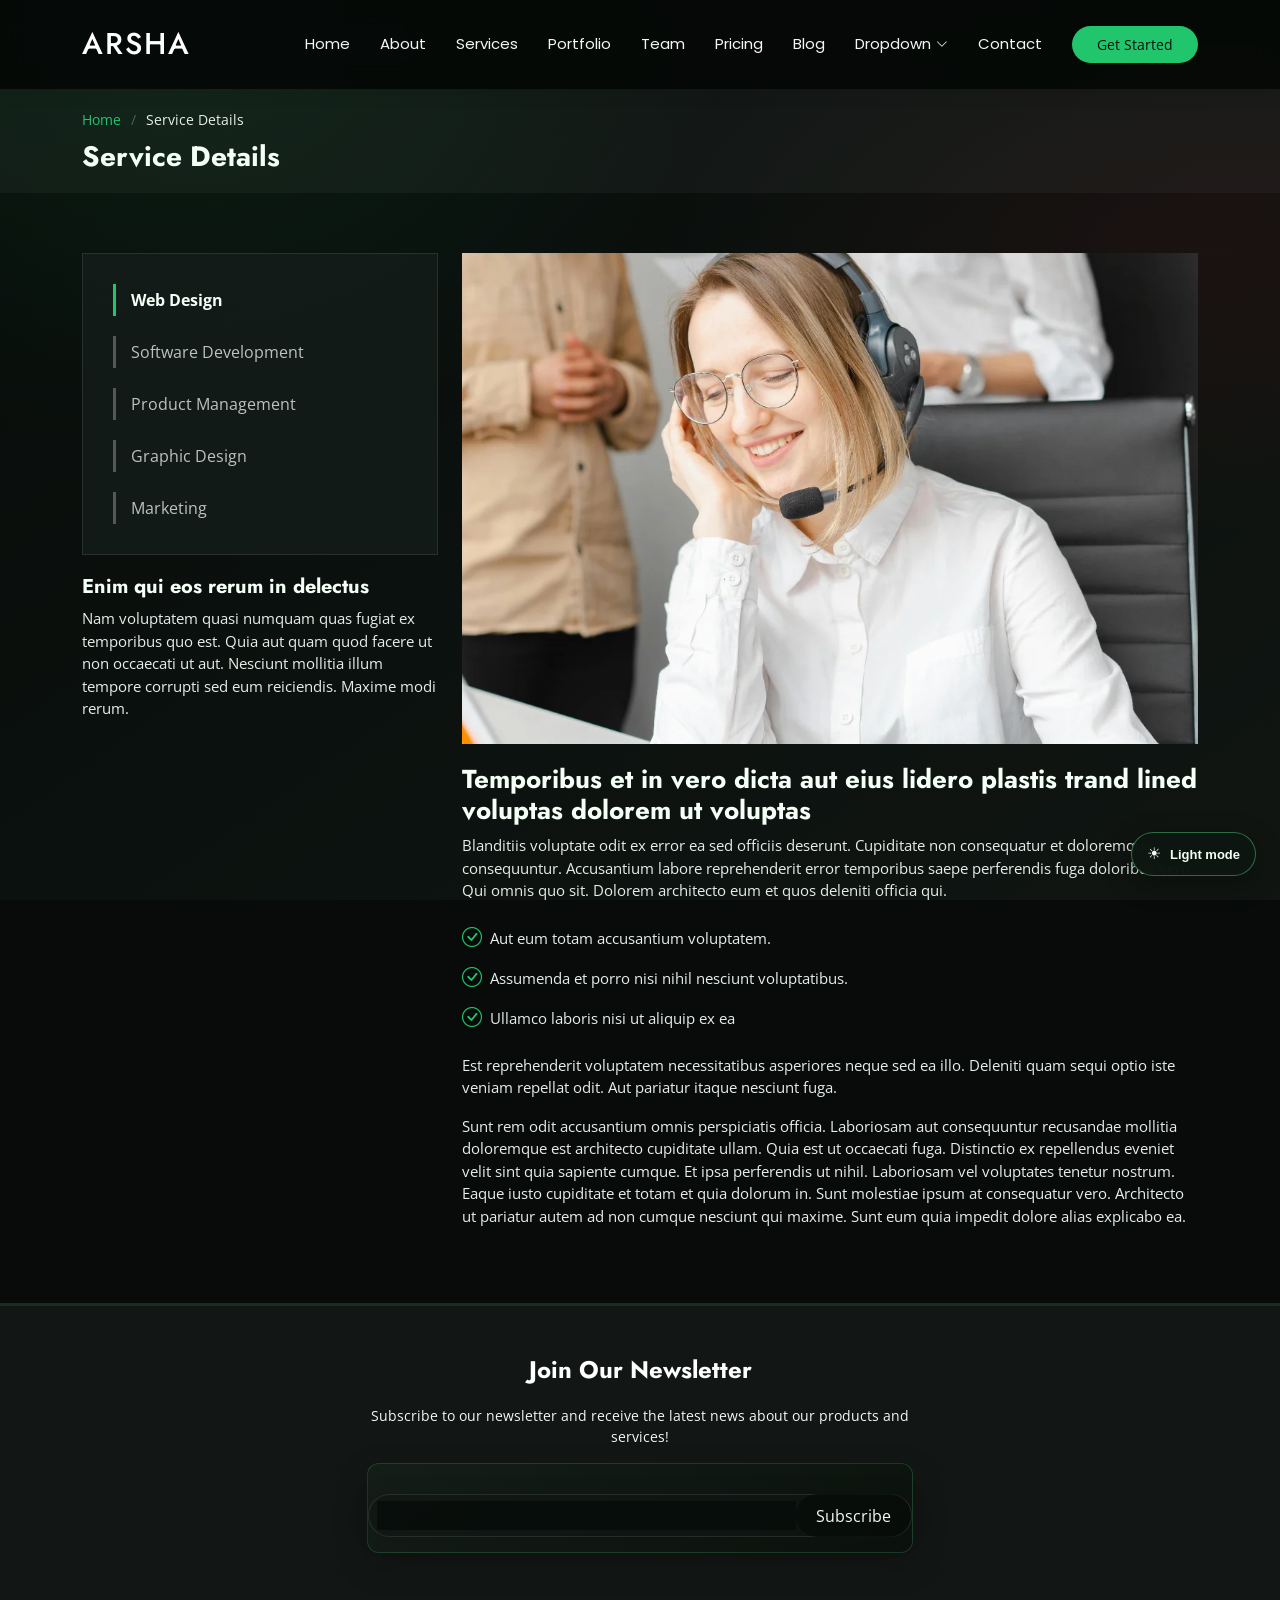
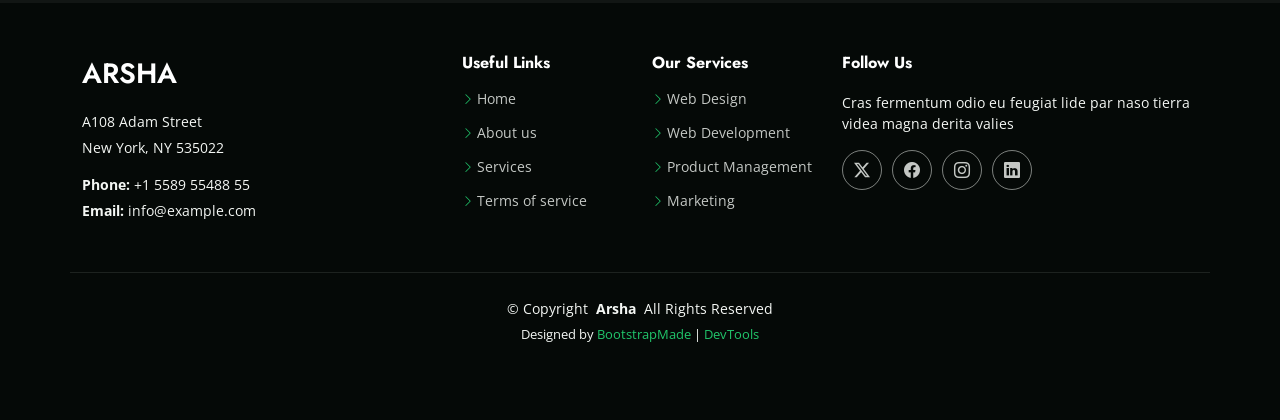
<file: service-details.html>
<!DOCTYPE html>
<html lang="en">

<head>
  <meta charset="utf-8">
  <meta content="width=device-width, initial-scale=1.0" name="viewport">
  <title>Service Details - Arsha Bootstrap Template</title>
  <meta name="description" content="">
  <meta name="keywords" content="">

  <!-- Favicons -->
  <link href="assets/img/favicon.png" rel="icon">
  <link href="assets/img/apple-touch-icon.png" rel="apple-touch-icon">

  <!-- Fonts -->
  <link href="https://fonts.googleapis.com" rel="preconnect">
  <link href="https://fonts.gstatic.com" rel="preconnect" crossorigin>
  <link href="https://fonts.googleapis.com/css2?family=Open+Sans:ital,wght@0,300;0,400;0,500;0,600;0,700;0,800;1,300;1,400;1,500;1,600;1,700;1,800&family=Poppins:ital,wght@0,100;0,200;0,300;0,400;0,500;0,600;0,700;0,800;0,900;1,100;1,200;1,300;1,400;1,500;1,600;1,700;1,800;1,900&family=Jost:ital,wght@0,100;0,200;0,300;0,400;0,500;0,600;0,700;0,800;0,900;1,100;1,200;1,300;1,400;1,500;1,600;1,700;1,800;1,900&display=swap" rel="stylesheet">

  <!-- Vendor CSS Files -->
  <link href="assets/vendor/bootstrap/css/bootstrap.min.css" rel="stylesheet">
  <link href="assets/vendor/bootstrap-icons/bootstrap-icons.css" rel="stylesheet">
  <link href="assets/vendor/aos/aos.css" rel="stylesheet">
  <link href="assets/vendor/glightbox/css/glightbox.min.css" rel="stylesheet">
  <link href="assets/vendor/swiper/swiper-bundle.min.css" rel="stylesheet">

  <!-- Main CSS File -->
  <link href="assets/css/main.css" rel="stylesheet">
  <link href="assets/css/theme-mode.css" rel="stylesheet">

  <!-- =======================================================
  * Template Name: Arsha
  * Template URL: https://bootstrapmade.com/arsha-free-bootstrap-html-template-corporate/
  * Updated: Feb 22 2025 with Bootstrap v5.3.3
  * Author: BootstrapMade.com
  * License: https://bootstrapmade.com/license/
  ======================================================== -->
</head>

<body class="service-details-page">

  <header id="header" class="header d-flex align-items-center sticky-top">
    <div class="container-fluid container-xl position-relative d-flex align-items-center">

      <a href="index.html" class="logo d-flex align-items-center me-auto">
        <!-- Uncomment the line below if you also wish to use an image logo -->
        <!-- <img src="assets/img/logo.webp" alt=""> -->
        <h1 class="sitename">Arsha</h1>
      </a>

      <nav id="navmenu" class="navmenu">
        <ul>
          <li><a href="#hero">Home</a></li>
          <li><a href="#about">About</a></li>
          <li><a href="#services">Services</a></li>
          <li><a href="#portfolio">Portfolio</a></li>
          <li><a href="#team">Team</a></li>
          <li><a href="#pricing">Pricing</a></li>
          <li><a href="blog.html">Blog</a></li>
          <li class="dropdown"><a href="#"><span>Dropdown</span> <i class="bi bi-chevron-down toggle-dropdown"></i></a>
            <ul>
              <li><a href="#">Dropdown 1</a></li>
              <li class="dropdown"><a href="#"><span>Deep Dropdown</span> <i class="bi bi-chevron-down toggle-dropdown"></i></a>
                <ul>
                  <li><a href="#">Deep Dropdown 1</a></li>
                  <li><a href="#">Deep Dropdown 2</a></li>
                  <li><a href="#">Deep Dropdown 3</a></li>
                  <li><a href="#">Deep Dropdown 4</a></li>
                  <li><a href="#">Deep Dropdown 5</a></li>
                </ul>
              </li>
              <li><a href="#">Dropdown 2</a></li>
              <li><a href="#">Dropdown 3</a></li>
              <li><a href="#">Dropdown 4</a></li>
            </ul>
          </li>
          <li><a href="#contact">Contact</a></li>
        </ul>
        <i class="mobile-nav-toggle d-xl-none bi bi-list"></i>
      </nav>

      <a class="btn-getstarted" href="#about">Get Started</a>

    </div>
  </header>

  <main class="main">

    <!-- Page Title -->
    <div class="page-title" data-aos="fade">
      <div class="container">
        <nav class="breadcrumbs">
          <ol>
            <li><a href="index.html">Home</a></li>
            <li class="current">Service Details</li>
          </ol>
        </nav>
        <h1>Service Details</h1>
      </div>
    </div><!-- End Page Title -->

    <!-- Service Details Section -->
    <section id="service-details" class="service-details section">

      <div class="container">

        <div class="row gy-4">

          <div class="col-lg-4" data-aos="fade-up" data-aos-delay="100">
            <div class="services-list">
              <a href="#" class="active">Web Design</a>
              <a href="#">Software Development</a>
              <a href="#">Product Management</a>
              <a href="#">Graphic Design</a>
              <a href="#">Marketing</a>
            </div>

            <h4>Enim qui eos rerum in delectus</h4>
            <p>Nam voluptatem quasi numquam quas fugiat ex temporibus quo est. Quia aut quam quod facere ut non occaecati ut aut. Nesciunt mollitia illum tempore corrupti sed eum reiciendis. Maxime modi rerum.</p>
          </div>

          <div class="col-lg-8" data-aos="fade-up" data-aos-delay="200">
            <img src="assets/img/services/services-4.webp" alt="" class="img-fluid services-img">
            <h3>Temporibus et in vero dicta aut eius lidero plastis trand lined voluptas dolorem ut voluptas</h3>
            <p>
              Blanditiis voluptate odit ex error ea sed officiis deserunt. Cupiditate non consequatur et doloremque consequuntur. Accusantium labore reprehenderit error temporibus saepe perferendis fuga doloribus vero. Qui omnis quo sit. Dolorem architecto eum et quos deleniti officia qui.
            </p>
            <ul>
              <li><i class="bi bi-check-circle"></i> <span>Aut eum totam accusantium voluptatem.</span></li>
              <li><i class="bi bi-check-circle"></i> <span>Assumenda et porro nisi nihil nesciunt voluptatibus.</span></li>
              <li><i class="bi bi-check-circle"></i> <span>Ullamco laboris nisi ut aliquip ex ea</span></li>
            </ul>
            <p>
              Est reprehenderit voluptatem necessitatibus asperiores neque sed ea illo. Deleniti quam sequi optio iste veniam repellat odit. Aut pariatur itaque nesciunt fuga.
            </p>
            <p>
              Sunt rem odit accusantium omnis perspiciatis officia. Laboriosam aut consequuntur recusandae mollitia doloremque est architecto cupiditate ullam. Quia est ut occaecati fuga. Distinctio ex repellendus eveniet velit sint quia sapiente cumque. Et ipsa perferendis ut nihil. Laboriosam vel voluptates tenetur nostrum. Eaque iusto cupiditate et totam et quia dolorum in. Sunt molestiae ipsum at consequatur vero. Architecto ut pariatur autem ad non cumque nesciunt qui maxime. Sunt eum quia impedit dolore alias explicabo ea.
            </p>
          </div>

        </div>

      </div>

    </section><!-- /Service Details Section -->

  </main>

  <footer id="footer" class="footer">

    <div class="footer-newsletter">
      <div class="container">
        <div class="row justify-content-center text-center">
          <div class="col-lg-6">
            <h4>Join Our Newsletter</h4>
            <p>Subscribe to our newsletter and receive the latest news about our products and services!</p>
            <form action="forms/newsletter.php" method="post" class="php-email-form">
              <div class="newsletter-form"><input type="email" name="email"><input type="submit" value="Subscribe"></div>
              <div class="loading">Loading</div>
              <div class="error-message"></div>
              <div class="sent-message">Your subscription request has been sent. Thank you!</div>
            </form>
          </div>
        </div>
      </div>
    </div>

    <div class="container footer-top">
      <div class="row gy-4">
        <div class="col-lg-4 col-md-6 footer-about">
          <a href="index.html" class="d-flex align-items-center">
            <span class="sitename">Arsha</span>
          </a>
          <div class="footer-contact pt-3">
            <p>A108 Adam Street</p>
            <p>New York, NY 535022</p>
            <p class="mt-3"><strong>Phone:</strong> <span>+1 5589 55488 55</span></p>
            <p><strong>Email:</strong> <span>info@example.com</span></p>
          </div>
        </div>

        <div class="col-lg-2 col-md-3 footer-links">
          <h4>Useful Links</h4>
          <ul>
            <li><i class="bi bi-chevron-right"></i> <a href="#">Home</a></li>
            <li><i class="bi bi-chevron-right"></i> <a href="#">About us</a></li>
            <li><i class="bi bi-chevron-right"></i> <a href="#">Services</a></li>
            <li><i class="bi bi-chevron-right"></i> <a href="#">Terms of service</a></li>
          </ul>
        </div>

        <div class="col-lg-2 col-md-3 footer-links">
          <h4>Our Services</h4>
          <ul>
            <li><i class="bi bi-chevron-right"></i> <a href="#">Web Design</a></li>
            <li><i class="bi bi-chevron-right"></i> <a href="#">Web Development</a></li>
            <li><i class="bi bi-chevron-right"></i> <a href="#">Product Management</a></li>
            <li><i class="bi bi-chevron-right"></i> <a href="#">Marketing</a></li>
          </ul>
        </div>

        <div class="col-lg-4 col-md-12">
          <h4>Follow Us</h4>
          <p>Cras fermentum odio eu feugiat lide par naso tierra videa magna derita valies</p>
          <div class="social-links d-flex">
            <a href=""><i class="bi bi-twitter-x"></i></a>
            <a href=""><i class="bi bi-facebook"></i></a>
            <a href=""><i class="bi bi-instagram"></i></a>
            <a href=""><i class="bi bi-linkedin"></i></a>
          </div>
        </div>

      </div>
    </div>

    <div class="container copyright text-center mt-4">
      <p>© <span>Copyright</span> <strong class="px-1 sitename">Arsha</strong> <span>All Rights Reserved</span></p>
      <div class="credits">
        <!-- All the links in the footer should remain intact. -->
        <!-- You can delete the links only if you've purchased the pro version. -->
        <!-- Licensing information: https://bootstrapmade.com/license/ -->
        <!-- Purchase the pro version with working PHP/AJAX contact form: [buy-url] -->
        Designed by <a href="https://bootstrapmade.com/">BootstrapMade</a> | <a href="https://bootstrapmade.com/tools/">DevTools</a>
      </div>
    </div>

  </footer>

  <!-- Scroll Top -->
  <a href="#" id="scroll-top" class="scroll-top d-flex align-items-center justify-content-center"><i class="bi bi-arrow-up-short"></i></a>

  <!-- Preloader -->
  <div id="preloader"></div>

  <!-- Vendor JS Files -->
  <script src="assets/vendor/bootstrap/js/bootstrap.bundle.min.js"></script>
  <script src="assets/vendor/php-email-form/validate.js"></script>
  <script src="assets/vendor/aos/aos.js"></script>
  <script src="assets/vendor/glightbox/js/glightbox.min.js"></script>
  <script src="assets/vendor/swiper/swiper-bundle.min.js"></script>
  <script src="assets/vendor/waypoints/noframework.waypoints.js"></script>
  <script src="assets/vendor/imagesloaded/imagesloaded.pkgd.min.js"></script>
  <script src="assets/vendor/isotope-layout/isotope.pkgd.min.js"></script>

  <!-- Main JS File -->
  <script src="assets/js/main.js"></script>
  <script src="assets/js/theme-mode.js"></script>

</body>

</html>
</file>
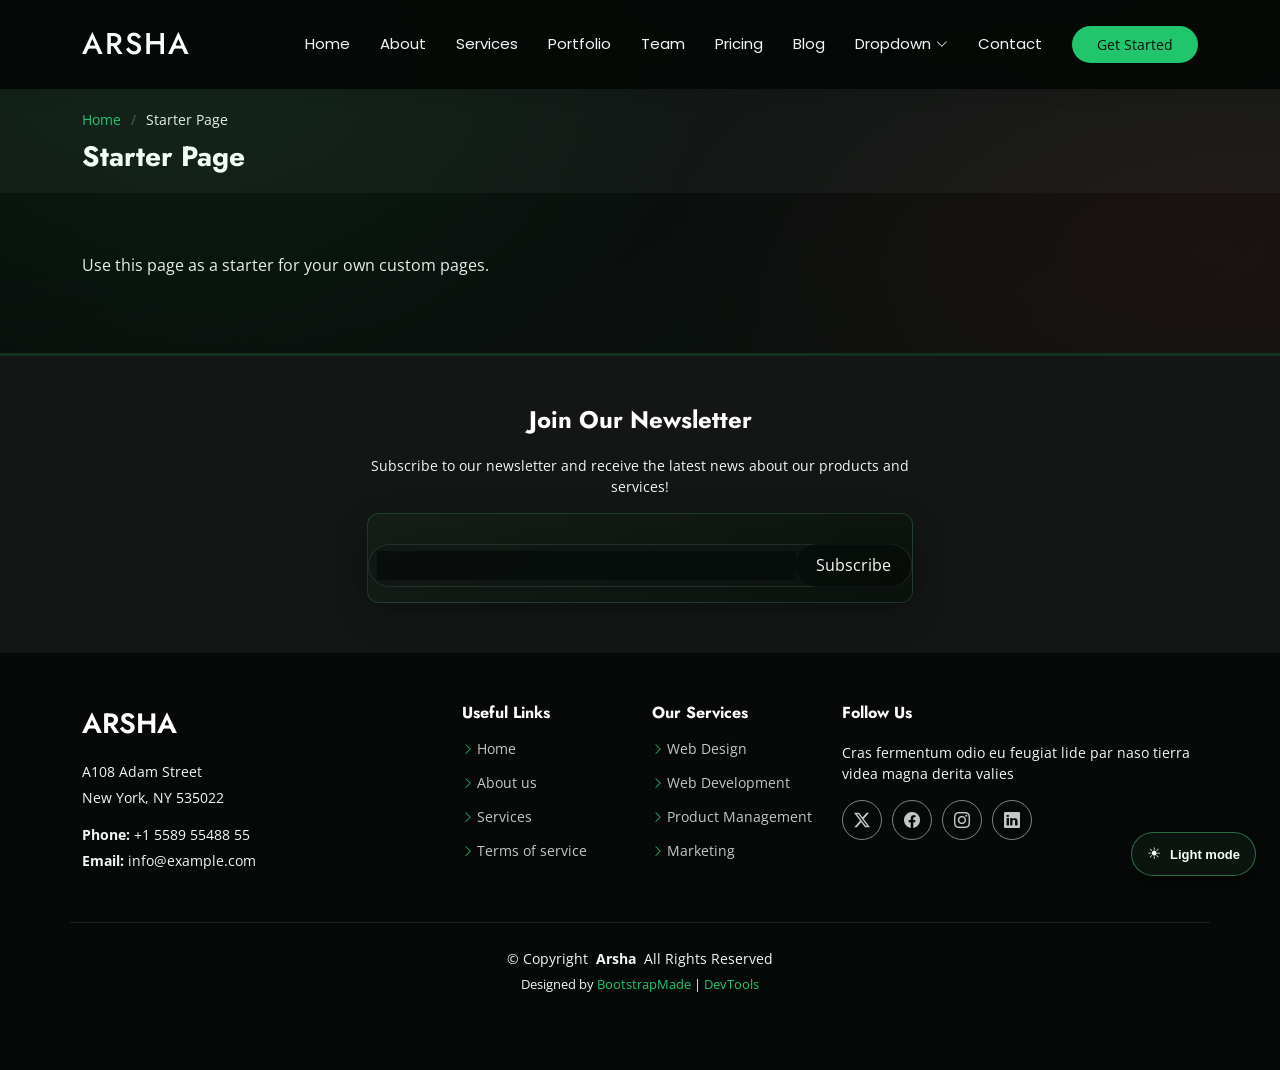
<file: starter-page.html>
<!DOCTYPE html>
<html lang="en">

<head>
  <meta charset="utf-8">
  <meta content="width=device-width, initial-scale=1.0" name="viewport">
  <title>Starter Page - Arsha Bootstrap Template</title>
  <meta name="description" content="">
  <meta name="keywords" content="">

  <!-- Favicons -->
  <link href="assets/img/favicon.png" rel="icon">
  <link href="assets/img/apple-touch-icon.png" rel="apple-touch-icon">

  <!-- Fonts -->
  <link href="https://fonts.googleapis.com" rel="preconnect">
  <link href="https://fonts.gstatic.com" rel="preconnect" crossorigin>
  <link href="https://fonts.googleapis.com/css2?family=Open+Sans:ital,wght@0,300;0,400;0,500;0,600;0,700;0,800;1,300;1,400;1,500;1,600;1,700;1,800&family=Poppins:ital,wght@0,100;0,200;0,300;0,400;0,500;0,600;0,700;0,800;0,900;1,100;1,200;1,300;1,400;1,500;1,600;1,700;1,800;1,900&family=Jost:ital,wght@0,100;0,200;0,300;0,400;0,500;0,600;0,700;0,800;0,900;1,100;1,200;1,300;1,400;1,500;1,600;1,700;1,800;1,900&display=swap" rel="stylesheet">

  <!-- Vendor CSS Files -->
  <link href="assets/vendor/bootstrap/css/bootstrap.min.css" rel="stylesheet">
  <link href="assets/vendor/bootstrap-icons/bootstrap-icons.css" rel="stylesheet">
  <link href="assets/vendor/aos/aos.css" rel="stylesheet">
  <link href="assets/vendor/glightbox/css/glightbox.min.css" rel="stylesheet">
  <link href="assets/vendor/swiper/swiper-bundle.min.css" rel="stylesheet">

  <!-- Main CSS File -->
  <link href="assets/css/main.css" rel="stylesheet">
  <link href="assets/css/theme-mode.css" rel="stylesheet">

  <!-- =======================================================
  * Template Name: Arsha
  * Template URL: https://bootstrapmade.com/arsha-free-bootstrap-html-template-corporate/
  * Updated: Feb 22 2025 with Bootstrap v5.3.3
  * Author: BootstrapMade.com
  * License: https://bootstrapmade.com/license/
  ======================================================== -->
</head>

<body class="starter-page-page">

  <header id="header" class="header d-flex align-items-center sticky-top">
    <div class="container-fluid container-xl position-relative d-flex align-items-center">

      <a href="index.html" class="logo d-flex align-items-center me-auto">
        <!-- Uncomment the line below if you also wish to use an image logo -->
        <!-- <img src="assets/img/logo.webp" alt=""> -->
        <h1 class="sitename">Arsha</h1>
      </a>

      <nav id="navmenu" class="navmenu">
        <ul>
          <li><a href="#hero">Home</a></li>
          <li><a href="#about">About</a></li>
          <li><a href="#services">Services</a></li>
          <li><a href="#portfolio">Portfolio</a></li>
          <li><a href="#team">Team</a></li>
          <li><a href="#pricing">Pricing</a></li>
          <li><a href="blog.html">Blog</a></li>
          <li class="dropdown"><a href="#"><span>Dropdown</span> <i class="bi bi-chevron-down toggle-dropdown"></i></a>
            <ul>
              <li><a href="#">Dropdown 1</a></li>
              <li class="dropdown"><a href="#"><span>Deep Dropdown</span> <i class="bi bi-chevron-down toggle-dropdown"></i></a>
                <ul>
                  <li><a href="#">Deep Dropdown 1</a></li>
                  <li><a href="#">Deep Dropdown 2</a></li>
                  <li><a href="#">Deep Dropdown 3</a></li>
                  <li><a href="#">Deep Dropdown 4</a></li>
                  <li><a href="#">Deep Dropdown 5</a></li>
                </ul>
              </li>
              <li><a href="#">Dropdown 2</a></li>
              <li><a href="#">Dropdown 3</a></li>
              <li><a href="#">Dropdown 4</a></li>
            </ul>
          </li>
          <li><a href="#contact">Contact</a></li>
        </ul>
        <i class="mobile-nav-toggle d-xl-none bi bi-list"></i>
      </nav>

      <a class="btn-getstarted" href="#about">Get Started</a>

    </div>
  </header>

  <main class="main">

    <!-- Page Title -->
    <div class="page-title" data-aos="fade">
      <div class="container">
        <nav class="breadcrumbs">
          <ol>
            <li><a href="index.html">Home</a></li>
            <li class="current">Starter Page</li>
          </ol>
        </nav>
        <h1>Starter Page</h1>
      </div>
    </div><!-- End Page Title -->

    <!-- Starter Section Section -->
    <section id="starter-section" class="starter-section section">

      <div class="container" data-aos="fade-up">
        <p>Use this page as a starter for your own custom pages.</p>
      </div>

    </section><!-- /Starter Section Section -->

  </main>

  <footer id="footer" class="footer">

    <div class="footer-newsletter">
      <div class="container">
        <div class="row justify-content-center text-center">
          <div class="col-lg-6">
            <h4>Join Our Newsletter</h4>
            <p>Subscribe to our newsletter and receive the latest news about our products and services!</p>
            <form action="forms/newsletter.php" method="post" class="php-email-form">
              <div class="newsletter-form"><input type="email" name="email"><input type="submit" value="Subscribe"></div>
              <div class="loading">Loading</div>
              <div class="error-message"></div>
              <div class="sent-message">Your subscription request has been sent. Thank you!</div>
            </form>
          </div>
        </div>
      </div>
    </div>

    <div class="container footer-top">
      <div class="row gy-4">
        <div class="col-lg-4 col-md-6 footer-about">
          <a href="index.html" class="d-flex align-items-center">
            <span class="sitename">Arsha</span>
          </a>
          <div class="footer-contact pt-3">
            <p>A108 Adam Street</p>
            <p>New York, NY 535022</p>
            <p class="mt-3"><strong>Phone:</strong> <span>+1 5589 55488 55</span></p>
            <p><strong>Email:</strong> <span>info@example.com</span></p>
          </div>
        </div>

        <div class="col-lg-2 col-md-3 footer-links">
          <h4>Useful Links</h4>
          <ul>
            <li><i class="bi bi-chevron-right"></i> <a href="#">Home</a></li>
            <li><i class="bi bi-chevron-right"></i> <a href="#">About us</a></li>
            <li><i class="bi bi-chevron-right"></i> <a href="#">Services</a></li>
            <li><i class="bi bi-chevron-right"></i> <a href="#">Terms of service</a></li>
          </ul>
        </div>

        <div class="col-lg-2 col-md-3 footer-links">
          <h4>Our Services</h4>
          <ul>
            <li><i class="bi bi-chevron-right"></i> <a href="#">Web Design</a></li>
            <li><i class="bi bi-chevron-right"></i> <a href="#">Web Development</a></li>
            <li><i class="bi bi-chevron-right"></i> <a href="#">Product Management</a></li>
            <li><i class="bi bi-chevron-right"></i> <a href="#">Marketing</a></li>
          </ul>
        </div>

        <div class="col-lg-4 col-md-12">
          <h4>Follow Us</h4>
          <p>Cras fermentum odio eu feugiat lide par naso tierra videa magna derita valies</p>
          <div class="social-links d-flex">
            <a href=""><i class="bi bi-twitter-x"></i></a>
            <a href=""><i class="bi bi-facebook"></i></a>
            <a href=""><i class="bi bi-instagram"></i></a>
            <a href=""><i class="bi bi-linkedin"></i></a>
          </div>
        </div>

      </div>
    </div>

    <div class="container copyright text-center mt-4">
      <p>© <span>Copyright</span> <strong class="px-1 sitename">Arsha</strong> <span>All Rights Reserved</span></p>
      <div class="credits">
        <!-- All the links in the footer should remain intact. -->
        <!-- You can delete the links only if you've purchased the pro version. -->
        <!-- Licensing information: https://bootstrapmade.com/license/ -->
        <!-- Purchase the pro version with working PHP/AJAX contact form: [buy-url] -->
        Designed by <a href="https://bootstrapmade.com/">BootstrapMade</a> | <a href="https://bootstrapmade.com/tools/">DevTools</a>
      </div>
    </div>

  </footer>

  <!-- Scroll Top -->
  <a href="#" id="scroll-top" class="scroll-top d-flex align-items-center justify-content-center"><i class="bi bi-arrow-up-short"></i></a>

  <!-- Preloader -->
  <div id="preloader"></div>

  <!-- Vendor JS Files -->
  <script src="assets/vendor/bootstrap/js/bootstrap.bundle.min.js"></script>
  <script src="assets/vendor/php-email-form/validate.js"></script>
  <script src="assets/vendor/aos/aos.js"></script>
  <script src="assets/vendor/glightbox/js/glightbox.min.js"></script>
  <script src="assets/vendor/swiper/swiper-bundle.min.js"></script>
  <script src="assets/vendor/waypoints/noframework.waypoints.js"></script>
  <script src="assets/vendor/imagesloaded/imagesloaded.pkgd.min.js"></script>
  <script src="assets/vendor/isotope-layout/isotope.pkgd.min.js"></script>

  <!-- Main JS File -->
  <script src="assets/js/main.js"></script>
  <script src="assets/js/theme-mode.js"></script>

</body>

</html>
</file>
<file: assets/css/theme-mode.css>
/* NovaTech global theme: dark gradient by default, with a persistent light mode. */
:root {
  color-scheme: dark;
  --background-color: #080b0a;
  --default-color: #e7eee9;
  --heading-color: #f4fff7;
  --accent-color: #21c56b;
  --surface-color: rgba(19, 28, 24, .92);
  --contrast-color: #07110b;
  --nav-color: #f1f6f2;
  --nav-hover-color: #25d477;
  --nav-mobile-background-color: #101713;
  --nav-dropdown-background-color: #101713;
  --nav-dropdown-color: #eaf2ec;
  --nav-dropdown-hover-color: #25d477;
  --novatech-border: rgba(87, 220, 139, .19);
  --novatech-muted: #aab8af;
}
html { background: #080b0a; }
body {
  background: radial-gradient(ellipse at 12% 0%, rgba(16, 92, 49, .25), transparent 36%),
              radial-gradient(ellipse at 95% 28%, rgba(112, 20, 32, .15), transparent 32%),
              linear-gradient(145deg, #070908 0%, #0b110e 48%, #101512 100%) !important;
  background-attachment: fixed !important;
  color: var(--default-color) !important;
  transition: background .25s ease, color .25s ease;
}
body, main, section, .section, .container, .container-fluid { --bs-body-color: var(--default-color); }
section, .section, .light-background, .dark-background {
  background-color: transparent !important;
  color: var(--default-color) !important;
}
.light-background, .dark-background {
  background-image: linear-gradient(135deg, rgba(10, 17, 13, .76), rgba(15, 22, 18, .88)) !important;
}
#header, .header, #footer, .footer, footer {
  background: rgba(6, 9, 7, .94) !important;
  color: var(--default-color) !important;
  border-color: var(--novatech-border) !important;
}
.header { backdrop-filter: blur(14px); }
.header .logo h1, .header .sitename, .header a, .navmenu a { color: var(--nav-color); }
.navmenu a:hover, .navmenu .active, .navmenu li:hover > a { color: var(--nav-hover-color) !important; }
.navmenu .dropdown ul { background: var(--nav-dropdown-background-color) !important; border: 1px solid var(--novatech-border); }
.navmenu .dropdown ul a { color: var(--nav-dropdown-color) !important; }
h1, h2, h3, h4, h5, h6, .section-title h2, .service-item h4 a { color: var(--heading-color) !important; }
p, li, label, small, .section-title p { color: var(--default-color); }
.text-muted, .text-secondary { color: var(--novatech-muted) !important; }
a { color: var(--accent-color); }
a:hover { color: #ff5361; }
.card, .service-item, .portfolio-info, .portfolio-wrap, .info-item, .contact .info-item,
.pricing-item, .testimonial-item, .blog-post, .blog-comments, .comment-form, .php-email-form,
.faq-container .faq-item, .team-member, .member-info, .features .feature-item,
.services .service-item, .steps .step-item, .work-process .step-item {
  background: linear-gradient(145deg, rgba(20, 30, 24, .94), rgba(12, 18, 14, .96)) !important;
  color: var(--default-color) !important;
  border: 1px solid var(--novatech-border);
  border-radius: 12px;
  box-shadow: 0 12px 34px rgba(0, 0, 0, .17);
}
input:not([type="checkbox"]):not([type="radio"]), textarea, select, .form-control {
  color: var(--default-color) !important;
  background: rgba(5, 10, 7, .72) !important;
  border-color: rgba(151, 174, 158, .3) !important;
}
input::placeholder, textarea::placeholder, .form-control::placeholder { color: #98a79d !important; }
input:focus, textarea:focus, select:focus, .form-control:focus {
  border-color: var(--accent-color) !important;
  box-shadow: 0 0 0 .2rem rgba(33, 197, 107, .14) !important;
}
button, .btn, input[type="submit"], .php-email-form button, .cta-btn, .read-more {
  transition: transform .2s ease, filter .2s ease, background .2s ease;
}
button:hover, .btn:hover, input[type="submit"]:hover, .cta-btn:hover { transform: translateY(-1px); }
.btn-primary, .cta-btn, .php-email-form button, input[type="submit"] {
  background: linear-gradient(110deg, #159447, #25cf70) !important;
  color: #06110a !important;
  border: 0 !important;
}
.btn-danger { background: linear-gradient(110deg, #a9162a, #ef394a) !important; color: #fff !important; }
.icon, .service-item .icon, .section-title .title { color: var(--accent-color) !important; }
hr, .border, .border-top, .border-bottom { border-color: var(--novatech-border) !important; }
#preloader { background: #080b0a !important; }

/* Accessible theme switch */
#novatech-theme-toggle {
  position: fixed; right: 20px; bottom: 20px; z-index: 99999;
  display: inline-flex; align-items: center; gap: 9px;
  padding: 11px 15px; border: 1px solid rgba(80, 218, 132, .45); border-radius: 999px;
  background: rgba(13, 22, 16, .95); color: #f1fff5; font: 600 13px/1.2 inherit;
  box-shadow: 0 8px 28px rgba(0,0,0,.32); cursor: pointer; backdrop-filter: blur(12px);
}
#novatech-theme-toggle:hover { transform: translateY(-2px); border-color: #27d477; }
#novatech-theme-toggle .theme-icon { font-size: 16px; line-height: 1; }
#novatech-theme-toggle:focus-visible { outline: 3px solid #f04452; outline-offset: 3px; }

/* Light mode */
html[data-theme="light"] { color-scheme: light; background: #f4f7f5; }
html[data-theme="light"] body {
  --background-color: #f4f7f5; --default-color: #26332b; --heading-color: #111d15;
  --accent-color: #128744; --surface-color: rgba(255,255,255,.96); --contrast-color: #fff;
  --nav-color: #17241b; --nav-hover-color: #128744; --nav-mobile-background-color: #fff;
  --nav-dropdown-background-color: #fff; --nav-dropdown-color: #26332b; --nav-dropdown-hover-color: #128744;
  --novatech-border: rgba(24, 112, 61, .16); --novatech-muted: #5f6d63;
  background: radial-gradient(ellipse at 12% 0%, rgba(34, 177, 91, .10), transparent 36%),
              radial-gradient(ellipse at 95% 28%, rgba(220, 45, 62, .055), transparent 32%),
              linear-gradient(145deg, #f8fbf8 0%, #edf3ef 52%, #f7f8f7 100%) !important;
  color: var(--default-color) !important;
}
html[data-theme="light"] .light-background, html[data-theme="light"] .dark-background {
  background-image: linear-gradient(135deg, rgba(255,255,255,.83), rgba(239,246,241,.94)) !important;
}
html[data-theme="light"] #header, html[data-theme="light"] .header,
html[data-theme="light"] #footer, html[data-theme="light"] .footer, html[data-theme="light"] footer {
  background: rgba(250, 253, 250, .94) !important; color: var(--default-color) !important;
}
html[data-theme="light"] .card, html[data-theme="light"] .service-item,
html[data-theme="light"] .portfolio-info, html[data-theme="light"] .portfolio-wrap,
html[data-theme="light"] .info-item, html[data-theme="light"] .contact .info-item,
html[data-theme="light"] .pricing-item, html[data-theme="light"] .testimonial-item,
html[data-theme="light"] .blog-post, html[data-theme="light"] .blog-comments,
html[data-theme="light"] .comment-form, html[data-theme="light"] .php-email-form,
html[data-theme="light"] .faq-container .faq-item, html[data-theme="light"] .team-member,
html[data-theme="light"] .member-info, html[data-theme="light"] .features .feature-item,
html[data-theme="light"] .services .service-item, html[data-theme="light"] .steps .step-item,
html[data-theme="light"] .work-process .step-item {
  background: linear-gradient(145deg, rgba(255,255,255,.97), rgba(242,248,244,.98)) !important;
  color: var(--default-color) !important; box-shadow: 0 10px 30px rgba(17, 48, 28, .07);
}
html[data-theme="light"] input:not([type="checkbox"]):not([type="radio"]),
html[data-theme="light"] textarea, html[data-theme="light"] select,
html[data-theme="light"] .form-control { color: #26332b !important; background: #fff !important; }
html[data-theme="light"] #novatech-theme-toggle { background: rgba(255,255,255,.96); color: #17241b; }
html[data-theme="light"] #preloader { background: #f4f7f5 !important; }
@media (max-width: 575px) { #novatech-theme-toggle { right: 12px; bottom: 12px; padding: 10px 12px; } }
@media (prefers-reduced-motion: reduce) { *, *::before, *::after { transition-duration: .01ms !important; scroll-behavior: auto !important; } }

/* Light-mode readability patch: override template components that carry dark-theme colors. */
html[data-theme="light"] body,
html[data-theme="light"] main,
html[data-theme="light"] section,
html[data-theme="light"] .section,
html[data-theme="light"] .content,
html[data-theme="light"] .container,
html[data-theme="light"] .container-fluid {
  color: #26332b !important;
}
html[data-theme="light"] section,
html[data-theme="light"] .section,
html[data-theme="light"] .light-background,
html[data-theme="light"] .dark-background {
  color: #26332b !important;
}
html[data-theme="light"] h1, html[data-theme="light"] h2,
html[data-theme="light"] h3, html[data-theme="light"] h4,
html[data-theme="light"] h5, html[data-theme="light"] h6,
html[data-theme="light"] .section-title h2,
html[data-theme="light"] .content h1,
html[data-theme="light"] .content h2,
html[data-theme="light"] .content h3,
html[data-theme="light"] .content h4,
html[data-theme="light"] .content h5,
html[data-theme="light"] .content h6 {
  color: #142219 !important;
}
html[data-theme="light"] p, html[data-theme="light"] li,
html[data-theme="light"] label, html[data-theme="light"] small,
html[data-theme="light"] span:not(.theme-icon),
html[data-theme="light"] .section-title p,
html[data-theme="light"] .description,
html[data-theme="light"] .post-excerpt,
html[data-theme="light"] .entry-content,
html[data-theme="light"] .entry-content p,
html[data-theme="light"] .blog-author .post-author,
html[data-theme="light"] .portfolio-description p {
  color: #34443a;
}
html[data-theme="light"] a:not(.btn):not(.cta-btn):not(.nav-link) { color: #117a3d; }
html[data-theme="light"] a:not(.btn):not(.cta-btn):not(.nav-link):hover { color: #b51f32; }
html[data-theme="light"] .header a,
html[data-theme="light"] .header .logo h1,
html[data-theme="light"] .header .sitename,
html[data-theme="light"] .navmenu a,
html[data-theme="light"] .navmenu .dropdown ul a { color: #17241b !important; }
html[data-theme="light"] .navmenu a:hover,
html[data-theme="light"] .navmenu .active,
html[data-theme="light"] .navmenu li:hover > a { color: #128744 !important; }
html[data-theme="light"] .btn-primary,
html[data-theme="light"] .cta-btn,
html[data-theme="light"] .php-email-form button,
html[data-theme="light"] input[type="submit"] { color: #fff !important; }
html[data-theme="light"] .btn-secondary { color: #17241b !important; background: #e7eee9 !important; }
html[data-theme="light"] .badge, html[data-theme="light"] .post-category { color: #fff; }
html[data-theme="light"] .breadcrumb,
html[data-theme="light"] .breadcrumb a,
html[data-theme="light"] .meta,
html[data-theme="light"] .post-meta,
html[data-theme="light"] .post-date,
html[data-theme="light"] .entry-meta { color: #536258 !important; }
html[data-theme="light"] .table,
html[data-theme="light"] table,
html[data-theme="light"] .table th,
html[data-theme="light"] .table td { color: #26332b !important; border-color: #d7e2da !important; }
html[data-theme="light"] .dropdown-menu,
html[data-theme="light"] .list-group-item,
html[data-theme="light"] .accordion-item,
html[data-theme="light"] .accordion-button,
html[data-theme="light"] .modal-content,
html[data-theme="light"] .offcanvas,
html[data-theme="light"] .popover,
html[data-theme="light"] .tooltip-inner {
  background-color: #fff !important; color: #26332b !important; border-color: #d7e2da !important;
}
html[data-theme="light"] .accordion-button:not(.collapsed) { color: #117a3d !important; background: #edf7f0 !important; }
html[data-theme="light"] .text-white,
html[data-theme="light"] .text-light { color: #26332b !important; }
html[data-theme="light"] .bg-dark,
html[data-theme="light"] .bg-black { background-color: #edf3ef !important; }
html[data-theme="light"] .form-control:focus,
html[data-theme="light"] input:focus,
html[data-theme="light"] textarea:focus,
html[data-theme="light"] select:focus { color: #26332b !important; background: #fff !important; }
html[data-theme="light"] .form-control:disabled,
html[data-theme="light"] .form-control[readonly] { background: #eef2ef !important; color: #536258 !important; }
html[data-theme="light"] .pagination .page-link { background: #fff; color: #117a3d; border-color: #d7e2da; }
html[data-theme="light"] .pagination .active .page-link { background: #128744; color: #fff; border-color: #128744; }
html[data-theme="light"] .footer a { color: #117a3d !important; }
html[data-theme="light"] .footer p,
html[data-theme="light"] .footer li,
html[data-theme="light"] .footer h4,
html[data-theme="light"] .footer h5 { color: #26332b !important; }
</file>
<file: assets/css/main.css>
/**
* Template Name: Arsha
* Template URL: https://bootstrapmade.com/arsha-free-bootstrap-html-template-corporate/
* Updated: Feb 22 2025 with Bootstrap v5.3.3
* Author: BootstrapMade.com
* License: https://bootstrapmade.com/license/
*/

/*--------------------------------------------------------------
# Font & Color Variables
# Help: https://bootstrapmade.com/color-system/
--------------------------------------------------------------*/
/* Fonts */
:root {
  --default-font: "Open Sans",  system-ui, -apple-system, "Segoe UI", Roboto, "Helvetica Neue", Arial, "Noto Sans", "Liberation Sans", sans-serif, "Apple Color Emoji", "Segoe UI Emoji", "Segoe UI Symbol", "Noto Color Emoji";
  --heading-font: "Jost",  sans-serif;
  --nav-font: "Poppins",  sans-serif;
}

/* Global Colors - The following color variables are used throughout the website. Updating them here will change the color scheme of the entire website */
:root { 
  --background-color: #ffffff; /* Background color for the entire website, including individual sections */
  --default-color: #444444; /* Default color used for the majority of the text content across the entire website */
  --heading-color: #37517e; /* Color for headings, subheadings and title throughout the website */
  --accent-color: #47b2e4; /* Accent color that represents your brand on the website. It's used for buttons, links, and other elements that need to stand out */
  --surface-color: #ffffff; /* The surface color is used as a background of boxed elements within sections, such as cards, icon boxes, or other elements that require a visual separation from the global background. */
  --contrast-color: #ffffff; /* Contrast color for text, ensuring readability against backgrounds of accent, heading, or default colors. */
}

/* Nav Menu Colors - The following color variables are used specifically for the navigation menu. They are separate from the global colors to allow for more customization options */
:root {
  --nav-color: #ffffff;  /* The default color of the main navmenu links */
  --nav-hover-color: #47b2e4; /* Applied to main navmenu links when they are hovered over or active */
  --nav-mobile-background-color: #ffffff; /* Used as the background color for mobile navigation menu */
  --nav-dropdown-background-color: #ffffff; /* Used as the background color for dropdown items that appear when hovering over primary navigation items */
  --nav-dropdown-color: #444444; /* Used for navigation links of the dropdown items in the navigation menu. */
  --nav-dropdown-hover-color: #47b2e4; /* Similar to --nav-hover-color, this color is applied to dropdown navigation links when they are hovered over. */
}

/* Color Presets - These classes override global colors when applied to any section or element, providing reuse of the sam color scheme. */

.light-background {
  --background-color: #f5f6f8;
  --surface-color: #ffffff;
}

.dark-background {
  --background-color: #37517e;
  --default-color: #ffffff;
  --heading-color: #ffffff;
  --surface-color: #4668a2;
  --contrast-color: #ffffff;
}

/* Smooth scroll */
:root {
  scroll-behavior: smooth;
}

/*--------------------------------------------------------------
# General Styling & Shared Classes
--------------------------------------------------------------*/
body {
  color: var(--default-color);
  background-color: var(--background-color);
  font-family: var(--default-font);
}

a {
  color: var(--accent-color);
  text-decoration: none;
  transition: 0.3s;
}

a:hover {
  color: color-mix(in srgb, var(--accent-color), transparent 25%);
  text-decoration: none;
}

h1,
h2,
h3,
h4,
h5,
h6 {
  color: var(--heading-color);
  font-family: var(--heading-font);
}

/* PHP Email Form Messages
------------------------------*/
.php-email-form .error-message {
  display: none;
  background: #df1529;
  color: #ffffff;
  text-align: left;
  padding: 15px;
  margin-bottom: 24px;
  font-weight: 600;
}

.php-email-form .sent-message {
  display: none;
  color: #ffffff;
  background: #059652;
  text-align: center;
  padding: 15px;
  margin-bottom: 24px;
  font-weight: 600;
}

.php-email-form .loading {
  display: none;
  background: var(--surface-color);
  text-align: center;
  padding: 15px;
  margin-bottom: 24px;
}

.php-email-form .loading:before {
  content: "";
  display: inline-block;
  border-radius: 50%;
  width: 24px;
  height: 24px;
  margin: 0 10px -6px 0;
  border: 3px solid var(--accent-color);
  border-top-color: var(--surface-color);
  animation: php-email-form-loading 1s linear infinite;
}

@keyframes php-email-form-loading {
  0% {
    transform: rotate(0deg);
  }

  100% {
    transform: rotate(360deg);
  }
}

/*--------------------------------------------------------------
# Global Header
--------------------------------------------------------------*/
.header {
  --background-color: #3d4d6a;
  --heading-color: #ffffff;
  color: var(--default-color);
  background-color: var(--background-color);
  padding: 15px 0;
  transition: all 0.5s;
  z-index: 997;
}

.header .logo {
  line-height: 1;
}

.header .logo img {
  max-height: 36px;
  margin-right: 8px;
}

.header .logo h1 {
  font-size: 30px;
  margin: 0;
  font-weight: 500;
  color: var(--heading-color);
  letter-spacing: 2px;
  text-transform: uppercase;
}

.header .btn-getstarted,
.header .btn-getstarted:focus {
  color: var(--contrast-color);
  background: var(--accent-color);
  font-size: 14px;
  padding: 8px 25px;
  margin: 0 0 0 30px;
  border-radius: 50px;
  transition: 0.3s;
}

.header .btn-getstarted:hover,
.header .btn-getstarted:focus:hover {
  color: var(--contrast-color);
  background: color-mix(in srgb, var(--accent-color), transparent 15%);
}

@media (max-width: 1200px) {
  .header .logo {
    order: 1;
  }

  .header .btn-getstarted {
    order: 2;
    margin: 0 15px 0 0;
    padding: 6px 15px;
  }

  .header .navmenu {
    order: 3;
  }
}

/* Index Page Header
------------------------------*/
.index-page .header {
  --background-color: rgba(255, 255, 255, 0);
  --heading-color: #ffffff;
  --nav-color: #ffffff;
}

/* Index Page Header on Scroll
------------------------------*/
.index-page.scrolled .header {
  --background-color: rgba(40, 58, 90, 0.9);
}

/*--------------------------------------------------------------
# Navigation Menu
--------------------------------------------------------------*/
/* Desktop Navigation */
@media (min-width: 1200px) {
  .navmenu {
    padding: 0;
  }

  .navmenu ul {
    margin: 0;
    padding: 0;
    display: flex;
    list-style: none;
    align-items: center;
  }

  .navmenu li {
    position: relative;
  }

  .navmenu a,
  .navmenu a:focus {
    color: var(--nav-color);
    padding: 18px 15px;
    font-size: 15px;
    font-family: var(--nav-font);
    font-weight: 400;
    display: flex;
    align-items: center;
    justify-content: space-between;
    white-space: nowrap;
    transition: 0.3s;
  }

  .navmenu a i,
  .navmenu a:focus i {
    font-size: 12px;
    line-height: 0;
    margin-left: 5px;
    transition: 0.3s;
  }

  .navmenu li:last-child a {
    padding-right: 0;
  }

  .navmenu li:hover>a,
  .navmenu .active,
  .navmenu .active:focus {
    color: var(--nav-hover-color);
  }

  .navmenu .dropdown ul {
    margin: 0;
    padding: 10px 0;
    background: var(--nav-dropdown-background-color);
    display: block;
    position: absolute;
    visibility: hidden;
    left: 14px;
    top: 130%;
    opacity: 0;
    transition: 0.3s;
    border-radius: 4px;
    z-index: 99;
    box-shadow: 0px 0px 30px rgba(0, 0, 0, 0.1);
  }

  .navmenu .dropdown ul li {
    min-width: 200px;
  }

  .navmenu .dropdown ul a {
    padding: 10px 20px;
    font-size: 15px;
    text-transform: none;
    color: var(--nav-dropdown-color);
  }

  .navmenu .dropdown ul a i {
    font-size: 12px;
  }

  .navmenu .dropdown ul a:hover,
  .navmenu .dropdown ul .active:hover,
  .navmenu .dropdown ul li:hover>a {
    color: var(--nav-dropdown-hover-color);
  }

  .navmenu .dropdown:hover>ul {
    opacity: 1;
    top: 100%;
    visibility: visible;
  }

  .navmenu .dropdown .dropdown ul {
    top: 0;
    left: -90%;
    visibility: hidden;
  }

  .navmenu .dropdown .dropdown:hover>ul {
    opacity: 1;
    top: 0;
    left: -100%;
    visibility: visible;
  }

  .navmenu .megamenu {
    position: static;
  }

  .navmenu .megamenu ul {
    margin: 0;
    padding: 10px;
    background: var(--nav-dropdown-background-color);
    box-shadow: 0px 0px 20px rgba(0, 0, 0, 0.1);
    position: absolute;
    top: 130%;
    left: 0;
    right: 0;
    visibility: hidden;
    opacity: 0;
    display: flex;
    transition: 0.3s;
    border-radius: 4px;
    z-index: 99;
  }

  .navmenu .megamenu ul li {
    flex: 1;
  }

  .navmenu .megamenu ul li a,
  .navmenu .megamenu ul li:hover>a {
    padding: 10px 20px;
    font-size: 15px;
    color: var(--nav-dropdown-color);
  }

  .navmenu .megamenu ul li a:hover,
  .navmenu .megamenu ul li .active,
  .navmenu .megamenu ul li .active:hover {
    color: var(--nav-dropdown-hover-color);
  }

  .navmenu .megamenu:hover>ul {
    opacity: 1;
    top: 100%;
    visibility: visible;
  }

  .navmenu .dd-box-shadow {
    box-shadow: 0px 0px 30px rgba(0, 0, 0, 0.1);
  }
}

/* Mobile Navigation */
@media (max-width: 1199px) {
  .mobile-nav-toggle {
    color: var(--nav-color);
    font-size: 28px;
    line-height: 0;
    margin-right: 10px;
    cursor: pointer;
    transition: color 0.3s;
  }

  .navmenu {
    padding: 0;
    z-index: 9997;
  }

  .navmenu ul {
    display: none;
    list-style: none;
    position: absolute;
    inset: 60px 20px 20px 20px;
    padding: 10px 0;
    margin: 0;
    border-radius: 6px;
    background-color: var(--nav-mobile-background-color);
    overflow-y: auto;
    transition: 0.3s;
    z-index: 9998;
    box-shadow: 0px 0px 30px rgba(0, 0, 0, 0.1);
  }

  .navmenu a,
  .navmenu a:focus {
    color: var(--nav-dropdown-color);
    padding: 10px 20px;
    font-family: var(--nav-font);
    font-size: 17px;
    font-weight: 500;
    display: flex;
    align-items: center;
    justify-content: space-between;
    white-space: nowrap;
    transition: 0.3s;
  }

  .navmenu a i,
  .navmenu a:focus i {
    font-size: 12px;
    line-height: 0;
    margin-left: 5px;
    width: 30px;
    height: 30px;
    display: flex;
    align-items: center;
    justify-content: center;
    border-radius: 50%;
    transition: 0.3s;
    background-color: color-mix(in srgb, var(--accent-color), transparent 90%);
  }

  .navmenu a i:hover,
  .navmenu a:focus i:hover {
    background-color: var(--accent-color);
    color: var(--contrast-color);
  }

  .navmenu a:hover,
  .navmenu .active,
  .navmenu .active:focus {
    color: var(--nav-dropdown-hover-color);
  }

  .navmenu .active i,
  .navmenu .active:focus i {
    background-color: var(--accent-color);
    color: var(--contrast-color);
    transform: rotate(180deg);
  }

  .navmenu .dropdown ul {
    position: static;
    display: none;
    z-index: 99;
    padding: 10px 0;
    margin: 10px 20px;
    background-color: var(--nav-dropdown-background-color);
    border: 1px solid color-mix(in srgb, var(--default-color), transparent 90%);
    box-shadow: none;
    transition: all 0.5s ease-in-out;
  }

  .navmenu .dropdown ul ul {
    background-color: rgba(33, 37, 41, 0.1);
  }

  .navmenu .dropdown>.dropdown-active {
    display: block;
    background-color: rgba(33, 37, 41, 0.03);
  }

  .mobile-nav-active {
    overflow: hidden;
  }

  .mobile-nav-active .mobile-nav-toggle {
    color: #fff;
    position: absolute;
    font-size: 32px;
    top: 15px;
    right: 15px;
    margin-right: 0;
    z-index: 9999;
  }

  .mobile-nav-active .navmenu {
    position: fixed;
    overflow: hidden;
    inset: 0;
    background: rgba(33, 37, 41, 0.8);
    transition: 0.3s;
  }

  .mobile-nav-active .navmenu>ul {
    display: block;
  }
}

/*--------------------------------------------------------------
# Global Footer
--------------------------------------------------------------*/
.footer {
  color: var(--default-color);
  background-color: var(--background-color);
  font-size: 14px;
  padding-bottom: 50px;
  position: relative;
}

.footer .footer-newsletter {
  background-color: color-mix(in srgb, var(--heading-color), transparent 95%);
  padding: 50px 0;
}

.footer .footer-newsletter h4 {
  font-size: 24px;
}

.footer .footer-newsletter .newsletter-form {
  margin-top: 30px;
  margin-bottom: 15px;
  padding: 6px 8px;
  position: relative;
  background-color: color-mix(in srgb, var(--background-color), transparent 50%);
  border: 1px solid color-mix(in srgb, var(--default-color), transparent 90%);
  box-shadow: 0px 2px 25px rgba(0, 0, 0, 0.1);
  display: flex;
  transition: 0.3s;
  border-radius: 50px;
}

.footer .footer-newsletter .newsletter-form:focus-within {
  border-color: var(--accent-color);
}

.footer .footer-newsletter .newsletter-form input[type=email] {
  border: 0;
  padding: 4px;
  width: 100%;
  background-color: color-mix(in srgb, var(--background-color), transparent 50%);
  color: var(--default-color);
}

.footer .footer-newsletter .newsletter-form input[type=email]:focus-visible {
  outline: none;
}

.footer .footer-newsletter .newsletter-form input[type=submit] {
  border: 0;
  font-size: 16px;
  padding: 0 20px;
  margin: -7px -8px -7px 0;
  background: var(--accent-color);
  color: var(--contrast-color);
  transition: 0.3s;
  border-radius: 50px;
}

.footer .footer-newsletter .newsletter-form input[type=submit]:hover {
  background: color-mix(in srgb, var(--accent-color), transparent 20%);
}

.footer .footer-top {
  padding-top: 50px;
}

.footer .social-links a {
  display: flex;
  align-items: center;
  justify-content: center;
  width: 40px;
  height: 40px;
  border-radius: 50%;
  border: 1px solid color-mix(in srgb, var(--default-color), transparent 50%);
  font-size: 16px;
  color: color-mix(in srgb, var(--default-color), transparent 20%);
  margin-right: 10px;
  transition: 0.3s;
}

.footer .social-links a:hover {
  color: var(--accent-color);
  border-color: var(--accent-color);
}

.footer h4 {
  font-size: 16px;
  font-weight: bold;
  position: relative;
  padding-bottom: 12px;
}

.footer .footer-links {
  margin-bottom: 30px;
}

.footer .footer-links ul {
  list-style: none;
  padding: 0;
  margin: 0;
}

.footer .footer-links ul i {
  margin-right: 3px;
  font-size: 12px;
  line-height: 0;
  color: var(--accent-color);
}

.footer .footer-links ul li {
  padding: 10px 0;
  display: flex;
  align-items: center;
}

.footer .footer-links ul li:first-child {
  padding-top: 0;
}

.footer .footer-links ul a {
  display: inline-block;
  color: color-mix(in srgb, var(--default-color), transparent 20%);
  line-height: 1;
}

.footer .footer-links ul a:hover {
  color: var(--accent-color);
}

.footer .footer-about a {
  color: var(--heading-color);
  font-size: 28px;
  font-weight: 600;
  text-transform: uppercase;
  font-family: var(--heading-font);
}

.footer .footer-contact p {
  margin-bottom: 5px;
}

.footer .copyright {
  padding-top: 25px;
  padding-bottom: 25px;
  border-top: 1px solid color-mix(in srgb, var(--default-color), transparent 90%);
}

.footer .copyright p {
  margin-bottom: 0;
}

.footer .credits {
  margin-top: 6px;
  font-size: 13px;
}

/*--------------------------------------------------------------
# Preloader
--------------------------------------------------------------*/
#preloader {
  position: fixed;
  inset: 0;
  z-index: 999999;
  overflow: hidden;
  background: var(--background-color);
  transition: all 0.6s ease-out;
}

#preloader:before {
  content: "";
  position: fixed;
  top: calc(50% - 30px);
  left: calc(50% - 30px);
  border: 6px solid #ffffff;
  border-color: var(--accent-color) transparent var(--accent-color) transparent;
  border-radius: 50%;
  width: 60px;
  height: 60px;
  animation: animate-preloader 1.5s linear infinite;
}

@keyframes animate-preloader {
  0% {
    transform: rotate(0deg);
  }

  100% {
    transform: rotate(360deg);
  }
}

/*--------------------------------------------------------------
# Scroll Top Button
--------------------------------------------------------------*/
.scroll-top {
  position: fixed;
  visibility: hidden;
  opacity: 0;
  right: 15px;
  bottom: -15px;
  z-index: 99999;
  background-color: var(--accent-color);
  width: 44px;
  height: 44px;
  border-radius: 50px;
  transition: all 0.4s;
}

.scroll-top i {
  font-size: 24px;
  color: var(--contrast-color);
  line-height: 0;
}

.scroll-top:hover {
  background-color: color-mix(in srgb, var(--accent-color), transparent 20%);
  color: var(--contrast-color);
}

.scroll-top.active {
  visibility: visible;
  opacity: 1;
  bottom: 15px;
}

/*--------------------------------------------------------------
# Disable aos animation delay on mobile devices
--------------------------------------------------------------*/
@media screen and (max-width: 768px) {
  [data-aos-delay] {
    transition-delay: 0 !important;
  }
}

/*--------------------------------------------------------------
# Global Page Titles & Breadcrumbs
--------------------------------------------------------------*/
.page-title {
  --background-color: color-mix(in srgb, var(--default-color), transparent 96%);
  color: var(--default-color);
  background-color: var(--background-color);
  padding: 20px 0;
  position: relative;
}

.page-title h1 {
  font-size: 28px;
  font-weight: 700;
  margin: 0;
}

.page-title .breadcrumbs ol {
  display: flex;
  flex-wrap: wrap;
  list-style: none;
  padding: 0 0 10px 0;
  margin: 0;
  font-size: 14px;
}

.page-title .breadcrumbs ol li+li {
  padding-left: 10px;
}

.page-title .breadcrumbs ol li+li::before {
  content: "/";
  display: inline-block;
  padding-right: 10px;
  color: color-mix(in srgb, var(--default-color), transparent 70%);
}

/*--------------------------------------------------------------
# Global Sections
--------------------------------------------------------------*/
section,
.section {
  color: var(--default-color);
  background-color: var(--background-color);
  padding: 60px 0;
  scroll-margin-top: 88px;
  overflow: clip;
}

@media (max-width: 1199px) {

  section,
  .section {
    scroll-margin-top: 66px;
  }
}

/*--------------------------------------------------------------
# Global Section Titles
--------------------------------------------------------------*/
.section-title {
  text-align: center;
  padding-bottom: 60px;
  position: relative;
}

.section-title h2 {
  font-size: 32px;
  font-weight: 700;
  margin-bottom: 20px;
  padding-bottom: 20px;
  text-transform: uppercase;
  position: relative;
}

.section-title h2:before {
  content: "";
  position: absolute;
  display: block;
  width: 160px;
  height: 1px;
  background: color-mix(in srgb, var(--default-color), transparent 60%);
  left: 0;
  right: 0;
  bottom: 1px;
  margin: auto;
}

.section-title h2::after {
  content: "";
  position: absolute;
  display: block;
  width: 60px;
  height: 3px;
  background: var(--accent-color);
  left: 0;
  right: 0;
  bottom: 0;
  margin: auto;
}

.section-title p {
  margin-bottom: 0;
}

/*--------------------------------------------------------------
# Hero Section
--------------------------------------------------------------*/
.hero {
  width: 100%;
  min-height: 80vh;
  position: relative;
  padding: 120px 0 60px 0;
  display: flex;
  align-items: center;
}

.hero h1 {
  margin: 0;
  font-size: 48px;
  font-weight: 700;
  line-height: 56px;
}

.hero p {
  color: color-mix(in srgb, var(--default-color), transparent 30%);
  margin: 5px 0 30px 0;
  font-size: 22px;
  line-height: 1.3;
  font-weight: 600;
}

.hero .btn-get-started {
  color: var(--contrast-color);
  background: var(--accent-color);
  font-family: var(--heading-font);
  font-weight: 500;
  font-size: 15px;
  letter-spacing: 1px;
  display: inline-block;
  padding: 10px 28px 12px 28px;
  border-radius: 50px;
  transition: 0.5s;
}

.hero .btn-get-started:hover {
  color: var(--contrast-color);
  background: color-mix(in srgb, var(--accent-color), transparent 15%);
}

.hero .btn-watch-video {
  font-size: 16px;
  transition: 0.5s;
  margin-left: 25px;
  color: var(--default-color);
  font-weight: 600;
}

.hero .btn-watch-video i {
  color: var(--contrast-color);
  font-size: 32px;
  transition: 0.3s;
  line-height: 0;
  margin-right: 8px;
}

.hero .btn-watch-video:hover {
  color: var(--accent-color);
}

.hero .btn-watch-video:hover i {
  color: color-mix(in srgb, var(--accent-color), transparent 15%);
}

.hero .animated {
  animation: up-down 2s ease-in-out infinite alternate-reverse both;
}

@media (max-width: 640px) {
  .hero h1 {
    font-size: 28px;
    line-height: 36px;
  }

  .hero p {
    font-size: 18px;
    line-height: 24px;
    margin-bottom: 30px;
  }

  .hero .btn-get-started,
  .hero .btn-watch-video {
    font-size: 13px;
  }
}

@keyframes up-down {
  0% {
    transform: translateY(10px);
  }

  100% {
    transform: translateY(-10px);
  }
}

/*--------------------------------------------------------------
# Clients Section
--------------------------------------------------------------*/
.clients {
  padding: 12px 0;
}

.clients .swiper {
  padding: 10px 0;
}

.clients .swiper-wrapper {
  height: auto;
}

.clients .swiper-slide img {
  transition: 0.3s;
  padding: 0 10px;
}

.clients .swiper-slide img:hover {
  transform: scale(1.1);
}

/*--------------------------------------------------------------
# About Section
--------------------------------------------------------------*/
.about ul {
  list-style: none;
  padding: 0;
}

.about ul li {
  padding-bottom: 5px;
  display: flex;
  align-items: center;
}

.about ul i {
  font-size: 20px;
  padding-right: 4px;
  color: var(--accent-color);
}

.about .read-more {
  color: var(--accent-color);
  font-family: var(--heading-font);
  font-weight: 500;
  font-size: 16px;
  letter-spacing: 1px;
  padding: 8px 28px;
  border-radius: 5px;
  transition: 0.3s;
  display: inline-flex;
  align-items: center;
  justify-content: center;
  border: 2px solid var(--accent-color);
}

.about .read-more i {
  font-size: 18px;
  margin-left: 5px;
  line-height: 0;
  transition: 0.3s;
}

.about .read-more:hover {
  background: var(--accent-color);
  color: var(--contrast-color);
}

.about .read-more:hover i {
  transform: translate(5px, 0);
}

/*--------------------------------------------------------------
# Why Us Section
--------------------------------------------------------------*/
.why-us {
  padding: 30px 0;
}

.why-us .content h3 {
  font-weight: 400;
  font-size: 34px;
}

.why-us .content p {
  color: color-mix(in srgb, var(--default-color), transparent 30%);
}

.why-us .faq-container .faq-item {
  background-color: var(--surface-color);
  position: relative;
  padding: 20px;
  margin-bottom: 20px;
  box-shadow: 0px 5px 25px 0px rgba(0, 0, 0, 0.1);
  overflow: hidden;
}

.why-us .faq-container .faq-item:last-child {
  margin-bottom: 0;
}

.why-us .faq-container .faq-item h3 {
  font-weight: 500;
  font-size: 17px;
  line-height: 24px;
  margin: 0 30px 0 0;
  transition: 0.3s;
  cursor: pointer;
}

.why-us .faq-container .faq-item h3 span {
  color: var(--accent-color);
  padding-right: 5px;
  font-weight: 600;
}

.why-us .faq-container .faq-item h3:hover {
  color: var(--accent-color);
}

.why-us .faq-container .faq-item .faq-content {
  display: grid;
  grid-template-rows: 0fr;
  transition: 0.3s ease-in-out;
  visibility: hidden;
  opacity: 0;
}

.why-us .faq-container .faq-item .faq-content p {
  margin-bottom: 0;
  overflow: hidden;
}

.why-us .faq-container .faq-item .faq-icon {
  position: absolute;
  top: 22px;
  left: 20px;
  font-size: 22px;
  line-height: 0;
  transition: 0.3s;
  color: var(--accent-color);
}

.why-us .faq-container .faq-item .faq-toggle {
  position: absolute;
  top: 20px;
  right: 20px;
  font-size: 16px;
  line-height: 0;
  transition: 0.3s;
  cursor: pointer;
}

.why-us .faq-container .faq-item .faq-toggle:hover {
  color: var(--accent-color);
}

.why-us .faq-container .faq-active h3 {
  color: var(--accent-color);
}

.why-us .faq-container .faq-active .faq-content {
  grid-template-rows: 1fr;
  visibility: visible;
  opacity: 1;
  padding-top: 10px;
}

.why-us .faq-container .faq-active .faq-toggle {
  transform: rotate(90deg);
  color: var(--accent-color);
}

.why-us .why-us-img {
  display: flex;
  align-items: center;
  justify-content: center;
}

.why-us .why-us-img img {
  max-height: 70%;
}

/*--------------------------------------------------------------
# Skills Section
--------------------------------------------------------------*/
.skills .content h3 {
  font-size: 2rem;
  font-weight: 700;
}

.skills .content p {
  color: color-mix(in srgb, var(--default-color), transparent 30%);
}

.skills .content p:last-child {
  margin-bottom: 0;
}

.skills .content ul {
  list-style: none;
  padding: 0;
}

.skills .content ul li {
  padding-bottom: 10px;
}

.skills .progress {
  height: 60px;
  display: block;
  background: none;
  border-radius: 0;
}

.skills .progress .skill {
  color: var(--default-color);
  padding: 0;
  margin: 0 0 6px 0;
  text-transform: uppercase;
  display: block;
  font-weight: 600;
  font-family: var(--heading-font);
}

.skills .progress .skill .val {
  float: right;
  font-style: normal;
}

.skills .progress-bar-wrap {
  background: color-mix(in srgb, var(--heading-color), transparent 90%);
  height: 10px;
}

.skills .progress-bar {
  width: 1px;
  height: 10px;
  transition: 0.9s;
  background-color: var(--heading-color);
}

/*--------------------------------------------------------------
# Services Section
--------------------------------------------------------------*/
.services .service-item {
  background-color: var(--surface-color);
  box-shadow: 0px 5px 90px 0px rgba(0, 0, 0, 0.1);
  padding: 50px 30px;
  transition: all ease-in-out 0.4s;
  height: 100%;
}

.services .service-item .icon {
  margin-bottom: 10px;
}

.services .service-item .icon i {
  color: var(--accent-color);
  font-size: 36px;
  transition: 0.3s;
}

.services .service-item h4 {
  font-weight: 700;
  margin-bottom: 15px;
  font-size: 20px;
}

.services .service-item h4 a {
  color: var(--heading-color);
  transition: ease-in-out 0.3s;
}

.services .service-item p {
  line-height: 24px;
  font-size: 14px;
  margin-bottom: 0;
}

.services .service-item:hover {
  transform: translateY(-10px);
}

.services .service-item:hover h4 a {
  color: var(--accent-color);
}

/*--------------------------------------------------------------
# Work Process Section
--------------------------------------------------------------*/
.work-process .steps-item {
  background: var(--surface-color);
  border-radius: 20px;
  height: 100%;
  transition: all 0.3s ease-in-out;
  box-shadow: 0 5px 20px color-mix(in srgb, var(--default-color), transparent 92%);
}

.work-process .steps-item .steps-image {
  border-radius: 20px 20px 0 0;
  overflow: hidden;
}

.work-process .steps-item:hover {
  transform: translateY(-10px);
  box-shadow: 0 15px 30px color-mix(in srgb, var(--accent-color), transparent 85%);
}

.work-process .steps-item:hover .steps-number {
  background: var(--accent-color);
  color: var(--contrast-color);
}

.work-process .steps-item:hover .steps-image img {
  transform: scale(1.1);
}

.work-process .steps-image {
  position: relative;
  height: 280px;
}

.work-process .steps-image img {
  width: 100%;
  height: 100%;
  object-fit: cover;
  transition: transform 0.6s ease;
}

.work-process .steps-content {
  position: relative;
  padding: 40px 30px 30px;
}

.work-process .steps-content .steps-number {
  position: absolute;
  left: 30px;
  top: -30px;
  width: 60px;
  height: 60px;
  background: var(--accent-color);
  color: var(--contrast-color);
  border-radius: 50%;
  font-family: var(--heading-font);
  font-size: 24px;
  font-weight: 700;
  display: flex;
  align-items: center;
  justify-content: center;
  transition: all 0.3s ease-in-out;
}

.work-process .steps-content h3 {
  font-size: 24px;
  font-weight: 700;
  margin-bottom: 15px;
}

.work-process .steps-content p {
  font-size: 15px;
  color: color-mix(in srgb, var(--default-color), transparent 20%);
  margin-bottom: 25px;
}

.work-process .steps-features .feature-item {
  display: flex;
  align-items: center;
  margin-bottom: 12px;
}

.work-process .steps-features .feature-item:last-child {
  margin-bottom: 0;
}

.work-process .steps-features .feature-item i {
  color: var(--accent-color);
  font-size: 18px;
  margin-right: 10px;
}

.work-process .steps-features .feature-item span {
  font-size: 14px;
  color: color-mix(in srgb, var(--default-color), transparent 15%);
}

@media (max-width: 1199px) {
  .work-process .steps-image {
    height: 240px;
  }

  .work-process .steps-content {
    padding: 35px 25px 25px;
  }

  .work-process .steps-content h3 {
    font-size: 22px;
  }
}

@media (max-width: 991px) {
  .work-process .steps-item {
    margin-bottom: 30px;
  }

  .work-process .steps-image {
    height: 220px;
  }

  .work-process .steps-content {
    padding: 30px 20px 20px;
  }

  .work-process .steps-content .steps-number {
    width: 50px;
    height: 50px;
    font-size: 20px;
    left: 25px;
    top: -25px;
  }

  .work-process .steps-content h3 {
    font-size: 20px;
    margin-bottom: 12px;
  }

  .work-process .steps-content p {
    font-size: 14px;
    margin-bottom: 20px;
  }
}

/*--------------------------------------------------------------
# Call To Action Section
--------------------------------------------------------------*/
.call-to-action {
  padding: 120px 0;
  position: relative;
  clip-path: inset(0);
}

.call-to-action img {
  position: fixed;
  top: 0;
  left: 0;
  display: block;
  width: 100%;
  height: 100%;
  object-fit: cover;
  z-index: 1;
}

.call-to-action:before {
  content: "";
  background: color-mix(in srgb, var(--background-color), transparent 35%);
  position: absolute;
  inset: 0;
  z-index: 2;
}

.call-to-action .container {
  position: relative;
  z-index: 3;
}

.call-to-action h3 {
  color: var(--default-color);
  font-size: 28px;
  font-weight: 700;
}

.call-to-action p {
  color: var(--default-color);
}

.call-to-action .cta-btn {
  font-family: var(--heading-font);
  font-weight: 500;
  font-size: 16px;
  letter-spacing: 1px;
  display: inline-block;
  padding: 12px 40px;
  border-radius: 50px;
  transition: 0.5s;
  margin: 10px;
  border: 2px solid var(--contrast-color);
  color: var(--contrast-color);
}

.call-to-action .cta-btn:hover {
  background: var(--accent-color);
  border: 2px solid var(--accent-color);
}

/*--------------------------------------------------------------
# Portfolio Section
--------------------------------------------------------------*/
.portfolio .portfolio-filters {
  padding: 0;
  margin: 0 auto 20px auto;
  list-style: none;
  text-align: center;
}

.portfolio .portfolio-filters li {
  cursor: pointer;
  display: inline-block;
  padding: 8px 20px 10px 20px;
  margin: 0;
  font-size: 15px;
  font-weight: 500;
  line-height: 1;
  margin-bottom: 5px;
  border-radius: 50px;
  transition: all 0.3s ease-in-out;
  font-family: var(--heading-font);
}

.portfolio .portfolio-filters li:hover,
.portfolio .portfolio-filters li.filter-active {
  color: var(--contrast-color);
  background-color: var(--accent-color);
}

.portfolio .portfolio-filters li:first-child {
  margin-left: 0;
}

.portfolio .portfolio-filters li:last-child {
  margin-right: 0;
}

@media (max-width: 575px) {
  .portfolio .portfolio-filters li {
    font-size: 14px;
    margin: 0 0 10px 0;
  }
}

.portfolio .portfolio-item {
  position: relative;
  overflow: hidden;
}

.portfolio .portfolio-item .portfolio-info {
  opacity: 0;
  position: absolute;
  left: 12px;
  right: 12px;
  bottom: -100%;
  z-index: 3;
  transition: all ease-in-out 0.5s;
  background: color-mix(in srgb, var(--background-color), transparent 10%);
  padding: 15px;
}

.portfolio .portfolio-item .portfolio-info h4 {
  font-size: 18px;
  font-weight: 600;
  padding-right: 50px;
}

.portfolio .portfolio-item .portfolio-info p {
  color: color-mix(in srgb, var(--default-color), transparent 30%);
  font-size: 14px;
  margin-bottom: 0;
  padding-right: 50px;
}

.portfolio .portfolio-item .portfolio-info .preview-link,
.portfolio .portfolio-item .portfolio-info .details-link {
  position: absolute;
  right: 50px;
  font-size: 24px;
  top: calc(50% - 14px);
  color: color-mix(in srgb, var(--default-color), transparent 30%);
  transition: 0.3s;
  line-height: 0;
}

.portfolio .portfolio-item .portfolio-info .preview-link:hover,
.portfolio .portfolio-item .portfolio-info .details-link:hover {
  color: var(--accent-color);
}

.portfolio .portfolio-item .portfolio-info .details-link {
  right: 14px;
  font-size: 28px;
}

.portfolio .portfolio-item:hover .portfolio-info {
  opacity: 1;
  bottom: 0;
}

/*--------------------------------------------------------------
# Team Section
--------------------------------------------------------------*/
.team .team-member {
  background-color: var(--surface-color);
  box-shadow: 0px 2px 15px rgba(0, 0, 0, 0.1);
  position: relative;
  border-radius: 5px;
  transition: 0.5s;
  padding: 30px;
  height: 100%;
}

@media (max-width: 468px) {
  .team .team-member {
    flex-direction: column;
    justify-content: center !important;
    align-items: center !important;
  }
}

.team .team-member .pic {
  overflow: hidden;
  width: 150px;
  border-radius: 50%;
  flex-shrink: 0;
}

.team .team-member .pic img {
  transition: ease-in-out 0.3s;
}

.team .team-member:hover {
  transform: translateY(-10px);
}

.team .team-member .member-info {
  padding-left: 30px;
}

@media (max-width: 468px) {
  .team .team-member .member-info {
    padding: 30px 0 0 0;
    text-align: center;
  }
}

.team .team-member h4 {
  font-weight: 700;
  margin-bottom: 5px;
  font-size: 20px;
}

.team .team-member span {
  display: block;
  font-size: 15px;
  padding-bottom: 10px;
  position: relative;
  font-weight: 500;
}

.team .team-member span::after {
  content: "";
  position: absolute;
  display: block;
  width: 50px;
  height: 1px;
  background: color-mix(in srgb, var(--default-color), transparent 85%);
  bottom: 0;
  left: 0;
}

@media (max-width: 468px) {
  .team .team-member span::after {
    left: calc(50% - 25px);
  }
}

.team .team-member p {
  margin: 10px 0 0 0;
  font-size: 14px;
}

.team .team-member .social {
  margin-top: 12px;
  display: flex;
  align-items: center;
  justify-content: start;
  width: 100%;
}

@media (max-width: 468px) {
  .team .team-member .social {
    justify-content: center;
  }
}

.team .team-member .social a {
  background: color-mix(in srgb, var(--default-color), transparent 94%);
  transition: ease-in-out 0.3s;
  display: flex;
  align-items: center;
  justify-content: center;
  border-radius: 50px;
  width: 36px;
  height: 36px;
}

.team .team-member .social a i {
  color: color-mix(in srgb, var(--default-color), transparent 20%);
  font-size: 16px;
  margin: 0 2px;
}

.team .team-member .social a:hover {
  background: var(--accent-color);
}

.team .team-member .social a:hover i {
  color: var(--contrast-color);
}

.team .team-member .social a+a {
  margin-left: 8px;
}

/*--------------------------------------------------------------
# Pricing Section
--------------------------------------------------------------*/
.pricing .pricing-item {
  background-color: var(--surface-color);
  box-shadow: 0 3px 20px -2px rgba(0, 0, 0, 0.1);
  border-top: 4px solid var(--background-color);
  padding: 60px 40px;
  height: 100%;
  border-radius: 5px;
}

.pricing h3 {
  font-weight: 600;
  margin-bottom: 15px;
  font-size: 20px;
}

.pricing h4 {
  color: var(--accent-color);
  font-size: 48px;
  font-weight: 400;
  font-family: var(--heading-font);
  margin-bottom: 0;
}

.pricing h4 sup {
  font-size: 28px;
}

.pricing h4 span {
  color: color-mix(in srgb, var(--default-color), transparent 50%);
  font-size: 18px;
}

.pricing ul {
  padding: 20px 0;
  list-style: none;
  color: color-mix(in srgb, var(--default-color), transparent 30%);
  text-align: left;
  line-height: 20px;
}

.pricing ul li {
  padding: 10px 0;
  display: flex;
  align-items: center;
}

.pricing ul i {
  color: #059652;
  font-size: 24px;
  padding-right: 3px;
}

.pricing ul .na {
  color: color-mix(in srgb, var(--default-color), transparent 60%);
}

.pricing ul .na i {
  color: color-mix(in srgb, var(--default-color), transparent 60%);
}

.pricing ul .na span {
  text-decoration: line-through;
}

.pricing .buy-btn {
  color: var(--accent-color);
  display: inline-block;
  padding: 8px 35px 10px 35px;
  border-radius: 50px;
  transition: none;
  font-size: 16px;
  font-weight: 500;
  font-family: var(--heading-font);
  transition: 0.3s;
  border: 1px solid var(--accent-color);
}

.pricing .buy-btn:hover {
  background: var(--accent-color);
  color: var(--contrast-color);
}

.pricing .featured {
  border-top-color: var(--accent-color);
}

.pricing .featured .buy-btn {
  background: var(--accent-color);
  color: var(--contrast-color);
}

@media (max-width: 992px) {
  .pricing .box {
    max-width: 60%;
    margin: 0 auto 30px auto;
  }
}

@media (max-width: 767px) {
  .pricing .box {
    max-width: 80%;
    margin: 0 auto 30px auto;
  }
}

@media (max-width: 420px) {
  .pricing .box {
    max-width: 100%;
    margin: 0 auto 30px auto;
  }
}

/*--------------------------------------------------------------
# Testimonials Section
--------------------------------------------------------------*/
.testimonials .section-header {
  margin-bottom: 40px;
}

.testimonials .testimonials-carousel,
.testimonials .testimonials-slider {
  overflow: hidden;
}

.testimonials .testimonial-item {
  text-align: center;
}

.testimonials .testimonial-item .testimonial-img {
  width: 120px;
  border-radius: 50%;
  border: 4px solid var(--background-color);
  margin: 0 auto;
}

.testimonials .testimonial-item h3 {
  font-size: 20px;
  font-weight: bold;
  margin: 10px 0 5px 0;
}

.testimonials .testimonial-item h4 {
  font-size: 14px;
  color: color-mix(in srgb, var(--default-color), transparent 40%);
  margin: 0 0 15px 0;
}

.testimonials .testimonial-item .stars {
  margin-bottom: 15px;
}

.testimonials .testimonial-item .stars i {
  color: #ffc107;
  margin: 0 1px;
}

.testimonials .testimonial-item .quote-icon-left,
.testimonials .testimonial-item .quote-icon-right {
  color: color-mix(in srgb, var(--accent-color), transparent 50%);
  font-size: 26px;
  line-height: 0;
}

.testimonials .testimonial-item .quote-icon-left {
  display: inline-block;
  left: -5px;
  position: relative;
}

.testimonials .testimonial-item .quote-icon-right {
  display: inline-block;
  right: -5px;
  position: relative;
  top: 10px;
  transform: scale(-1, -1);
}

.testimonials .testimonial-item p {
  font-style: italic;
  margin: 0 auto 15px auto;
}

.testimonials .swiper-wrapper {
  height: auto;
}

.testimonials .swiper-pagination {
  margin-top: 20px;
  position: relative;
}

.testimonials .swiper-pagination .swiper-pagination-bullet {
  width: 12px;
  height: 12px;
  opacity: 1;
  background-color: color-mix(in srgb, var(--default-color), transparent 85%);
}

.testimonials .swiper-pagination .swiper-pagination-bullet-active {
  background-color: var(--accent-color);
}

@media (min-width: 992px) {
  .testimonials .testimonial-item p {
    width: 80%;
  }
}

/*--------------------------------------------------------------
# Faq 2 Section
--------------------------------------------------------------*/
.faq-2 .faq-container {
  margin-top: 15px;
}

.faq-2 .faq-container .faq-item {
  background-color: var(--surface-color);
  position: relative;
  padding: 20px;
  margin-bottom: 20px;
  overflow: hidden;
}

.faq-2 .faq-container .faq-item:last-child {
  margin-bottom: 0;
}

.faq-2 .faq-container .faq-item h3 {
  font-weight: 600;
  font-size: 18px;
  line-height: 24px;
  margin: 0 30px 0 32px;
  transition: 0.3s;
  cursor: pointer;
}

.faq-2 .faq-container .faq-item h3 span {
  color: var(--accent-color);
  padding-right: 5px;
}

.faq-2 .faq-container .faq-item h3:hover {
  color: var(--accent-color);
}

.faq-2 .faq-container .faq-item .faq-content {
  display: grid;
  grid-template-rows: 0fr;
  transition: 0.3s ease-in-out;
  visibility: hidden;
  opacity: 0;
}

.faq-2 .faq-container .faq-item .faq-content p {
  margin-bottom: 0;
  overflow: hidden;
}

.faq-2 .faq-container .faq-item .faq-icon {
  position: absolute;
  top: 22px;
  left: 20px;
  font-size: 20px;
  line-height: 0;
  transition: 0.3s;
  color: var(--accent-color);
}

.faq-2 .faq-container .faq-item .faq-toggle {
  position: absolute;
  top: 20px;
  right: 20px;
  font-size: 16px;
  line-height: 0;
  transition: 0.3s;
  cursor: pointer;
}

.faq-2 .faq-container .faq-item .faq-toggle:hover {
  color: var(--accent-color);
}

.faq-2 .faq-container .faq-active h3 {
  color: var(--accent-color);
}

.faq-2 .faq-container .faq-active .faq-content {
  grid-template-rows: 1fr;
  visibility: visible;
  opacity: 1;
  padding-top: 10px;
}

.faq-2 .faq-container .faq-active .faq-toggle {
  transform: rotate(90deg);
  color: var(--accent-color);
}

/*--------------------------------------------------------------
# Subscribe Section
--------------------------------------------------------------*/
.subscribe .container {
  padding: 80px 80px 0 80px;
  background: color-mix(in srgb, var(--default-color), transparent 96%);
  border-radius: 15px;
}

@media (max-width: 992px) {
  .subscribe .container {
    padding: 60px 60px 0 60px;
  }
}

@media (max-width: 575px) {
  .subscribe .container {
    padding: 25px 15px 0 15px;
    border-radius: 0;
  }
}

.subscribe .cta-content h2 {
  font-size: 2.5rem;
  font-weight: 700;
  margin-bottom: 1rem;
}

.subscribe .cta-content p {
  font-size: 1.1rem;
  margin-bottom: 2rem;
}

.subscribe .cta-form .form-control {
  height: 50px;
  border-radius: 25px 0 0 25px;
  border: 1px solid var(--accent-color);
  padding-left: 20px;
}

.subscribe .cta-form .form-control:focus {
  box-shadow: none;
  border-color: var(--accent-color);
}

.subscribe .cta-form .btn {
  height: 50px;
  border-radius: 0 25px 25px 0;
  background-color: var(--accent-color);
  border-color: var(--accent-color);
  color: var(--contrast-color);
  padding: 0 30px;
  font-weight: 600;
  transition: all 0.3s ease;
}

.subscribe .cta-form .btn:hover {
  background-color: color-mix(in srgb, var(--accent-color), black 10%);
  border-color: color-mix(in srgb, var(--accent-color), black 10%);
}

@media (max-width: 575px) {
  .subscribe .cta-form .btn {
    padding: 0 15px;
  }
}

@media (max-width: 991px) {
  .subscribe .cta-content {
    text-align: center;
    margin-bottom: 2rem;
  }

  .subscribe .cta-image {
    text-align: center;
  }
}

/*--------------------------------------------------------------
# Recent Blog Postst Section
--------------------------------------------------------------*/
.recent-blog-postst .post-item {
  background: var(--surface-color);
  box-shadow: 0px 2px 20px rgba(0, 0, 0, 0.1);
  transition: 0.3s;
}

.recent-blog-postst .post-item .post-img img {
  transition: 0.5s;
}

.recent-blog-postst .post-item .post-date {
  position: absolute;
  right: 0;
  bottom: 0;
  background-color: var(--accent-color);
  color: var(--contrast-color);
  text-transform: uppercase;
  font-size: 13px;
  padding: 6px 12px;
  font-weight: 500;
}

.recent-blog-postst .post-item .post-content {
  padding: 30px;
}

.recent-blog-postst .post-item .post-title {
  color: var(--heading-color);
  font-size: 20px;
  font-weight: 700;
  transition: 0.3s;
  margin-bottom: 15px;
}

.recent-blog-postst .post-item .meta i {
  font-size: 16px;
  color: var(--accent-color);
}

.recent-blog-postst .post-item .meta span {
  font-size: 15px;
  color: color-mix(in srgb, var(--default-color), transparent 50%);
}

.recent-blog-postst .post-item hr {
  color: color-mix(in srgb, var(--default-color), transparent 80%);
  margin: 20px 0;
}

.recent-blog-postst .post-item .readmore {
  display: flex;
  align-items: center;
  font-weight: 600;
  line-height: 1;
  transition: 0.3s;
  color: color-mix(in srgb, var(--default-color), transparent 40%);
}

.recent-blog-postst .post-item .readmore i {
  line-height: 0;
  margin-left: 6px;
  font-size: 16px;
}

.recent-blog-postst .post-item:hover .post-title,
.recent-blog-postst .post-item:hover .readmore {
  color: var(--accent-color);
}

.recent-blog-postst .post-item:hover .post-img img {
  transform: scale(1.1);
}

/*--------------------------------------------------------------
# Contact Section
--------------------------------------------------------------*/
.contact .info-wrap {
  background-color: var(--surface-color);
  box-shadow: 0px 0px 20px rgba(0, 0, 0, 0.1);
  border-top: 3px solid var(--accent-color);
  border-bottom: 3px solid var(--accent-color);
  padding: 30px;
  height: 100%;
}

@media (max-width: 575px) {
  .contact .info-wrap {
    padding: 20px;
  }
}

.contact .info-item {
  margin-bottom: 40px;
}

.contact .info-item i {
  font-size: 20px;
  color: var(--accent-color);
  background: color-mix(in srgb, var(--accent-color), transparent 92%);
  width: 44px;
  height: 44px;
  display: flex;
  justify-content: center;
  align-items: center;
  border-radius: 50px;
  transition: all 0.3s ease-in-out;
  margin-right: 15px;
}

.contact .info-item h3 {
  padding: 0;
  font-size: 18px;
  font-weight: 700;
  margin-bottom: 5px;
}

.contact .info-item p {
  padding: 0;
  margin-bottom: 0;
  font-size: 14px;
}

.contact .info-item:hover i {
  background: var(--accent-color);
  color: var(--contrast-color);
}

.contact .php-email-form {
  background-color: var(--surface-color);
  height: 100%;
  padding: 30px;
  border-top: 3px solid var(--accent-color);
  border-bottom: 3px solid var(--accent-color);
  box-shadow: 0px 0px 20px rgba(0, 0, 0, 0.1);
}

@media (max-width: 575px) {
  .contact .php-email-form {
    padding: 20px;
  }
}

.contact .php-email-form input[type=text],
.contact .php-email-form input[type=email],
.contact .php-email-form textarea {
  font-size: 14px;
  padding: 10px 15px;
  box-shadow: none;
  border-radius: 0;
  color: var(--default-color);
  background-color: color-mix(in srgb, var(--background-color), transparent 50%);
  border-color: color-mix(in srgb, var(--default-color), transparent 80%);
}

.contact .php-email-form input[type=text]:focus,
.contact .php-email-form input[type=email]:focus,
.contact .php-email-form textarea:focus {
  border-color: var(--accent-color);
}

.contact .php-email-form input[type=text]::placeholder,
.contact .php-email-form input[type=email]::placeholder,
.contact .php-email-form textarea::placeholder {
  color: color-mix(in srgb, var(--default-color), transparent 70%);
}

.contact .php-email-form button[type=submit] {
  color: var(--contrast-color);
  background: var(--accent-color);
  border: 0;
  padding: 10px 30px;
  transition: 0.4s;
  border-radius: 50px;
}

.contact .php-email-form button[type=submit]:hover {
  background: color-mix(in srgb, var(--accent-color), transparent 25%);
}

/*--------------------------------------------------------------
# Portfolio Details Section
--------------------------------------------------------------*/
.portfolio-details .portfolio-details-slider img {
  width: 100%;
}

.portfolio-details .portfolio-details-slider .swiper-pagination {
  margin-top: 20px;
  position: relative;
}

.portfolio-details .portfolio-details-slider .swiper-pagination .swiper-pagination-bullet {
  width: 12px;
  height: 12px;
  background-color: color-mix(in srgb, var(--default-color), transparent 85%);
  opacity: 1;
}

.portfolio-details .portfolio-details-slider .swiper-pagination .swiper-pagination-bullet-active {
  background-color: var(--accent-color);
}

.portfolio-details .portfolio-info {
  background-color: var(--surface-color);
  padding: 30px;
  box-shadow: 0px 0 30px rgba(0, 0, 0, 0.1);
}

.portfolio-details .portfolio-info h3 {
  font-size: 22px;
  font-weight: 700;
  margin-bottom: 20px;
  padding-bottom: 20px;
  border-bottom: 1px solid color-mix(in srgb, var(--default-color), transparent 85%);
}

.portfolio-details .portfolio-info ul {
  list-style: none;
  padding: 0;
  font-size: 15px;
}

.portfolio-details .portfolio-info ul li+li {
  margin-top: 10px;
}

.portfolio-details .portfolio-description {
  padding-top: 30px;
}

.portfolio-details .portfolio-description h2 {
  font-size: 26px;
  font-weight: 700;
  margin-bottom: 20px;
}

.portfolio-details .portfolio-description p {
  padding: 0;
  color: color-mix(in srgb, var(--default-color), transparent 30%);
}

/*--------------------------------------------------------------
# Service Details Section
--------------------------------------------------------------*/
.service-details .services-list {
  background-color: var(--surface-color);
  padding: 10px 30px;
  border: 1px solid color-mix(in srgb, var(--default-color), transparent 90%);
  margin-bottom: 20px;
}

.service-details .services-list a {
  display: block;
  line-height: 1;
  padding: 8px 0 8px 15px;
  border-left: 3px solid color-mix(in srgb, var(--default-color), transparent 70%);
  margin: 20px 0;
  color: color-mix(in srgb, var(--default-color), transparent 20%);
  transition: 0.3s;
}

.service-details .services-list a.active {
  color: var(--heading-color);
  font-weight: 700;
  border-color: var(--accent-color);
}

.service-details .services-list a:hover {
  border-color: var(--accent-color);
}

.service-details .services-img {
  margin-bottom: 20px;
}

.service-details h3 {
  font-size: 26px;
  font-weight: 700;
}

.service-details h4 {
  font-size: 20px;
  font-weight: 700;
}

.service-details p {
  font-size: 15px;
}

.service-details ul {
  list-style: none;
  padding: 0;
  font-size: 15px;
}

.service-details ul li {
  padding: 5px 0;
  display: flex;
  align-items: center;
}

.service-details ul i {
  font-size: 20px;
  margin-right: 8px;
  color: var(--accent-color);
}

/*--------------------------------------------------------------
# Blog Posts Section
--------------------------------------------------------------*/
.blog-posts article {
  background-color: var(--surface-color);
  box-shadow: 0 4px 16px rgba(0, 0, 0, 0.1);
  padding: 30px;
  height: 100%;
}

.blog-posts .post-img {
  max-height: 440px;
  margin: -30px -30px 0 -30px;
  overflow: hidden;
}

.blog-posts .title {
  font-size: 24px;
  font-weight: 700;
  padding: 0;
  margin: 30px 0;
}

.blog-posts .title a {
  color: var(--heading-color);
  transition: 0.3s;
}

.blog-posts .title a:hover {
  color: var(--accent-color);
}

.blog-posts .meta-top {
  margin-top: 20px;
  color: color-mix(in srgb, var(--default-color), transparent 40%);
}

.blog-posts .meta-top ul {
  display: flex;
  flex-wrap: wrap;
  list-style: none;
  align-items: center;
  padding: 0;
  margin: 0;
}

.blog-posts .meta-top ul li+li {
  padding-left: 20px;
}

.blog-posts .meta-top i {
  font-size: 16px;
  margin-right: 8px;
  line-height: 0;
  color: color-mix(in srgb, var(--default-color), transparent 20%);
}

.blog-posts .meta-top a {
  color: color-mix(in srgb, var(--default-color), transparent 40%);
  font-size: 14px;
  display: inline-block;
  line-height: 1;
}

.blog-posts .content {
  margin-top: 20px;
}

.blog-posts .content .read-more {
  text-align: right;
}

.blog-posts .content .read-more a {
  background: var(--accent-color);
  color: var(--contrast-color);
  display: inline-block;
  padding: 8px 30px;
  transition: 0.3s;
  font-size: 14px;
  border-radius: 4px;
}

.blog-posts .content .read-more a:hover {
  background: color-mix(in srgb, var(--accent-color), transparent 20%);
}

/*--------------------------------------------------------------
# Pagination 2 Section
--------------------------------------------------------------*/
.pagination-2 {
  padding-top: 0;
  color: color-mix(in srgb, var(--default-color), transparent 40%);
}

.pagination-2 ul {
  display: flex;
  padding: 0;
  margin: 0;
  list-style: none;
}

.pagination-2 li {
  margin: 0 5px;
  transition: 0.3s;
}

.pagination-2 li a {
  color: color-mix(in srgb, var(--default-color), transparent 40%);
  padding: 7px 16px;
  display: flex;
  align-items: center;
  justify-content: center;
}

.pagination-2 li a.active,
.pagination-2 li a:hover {
  background: var(--accent-color);
  color: var(--contrast-color);
}

.pagination-2 li a.active a,
.pagination-2 li a:hover a {
  color: var(--contrast-color);
}

/*--------------------------------------------------------------
# Blog Details Section
--------------------------------------------------------------*/
.blog-details {
  max-width: 1000px;
  margin: 0 auto;
}

.blog-details .hero-img {
  position: relative;
  width: 110%;
  max-width: none;
  height: auto;
  margin: 0 auto 3rem;
  border-radius: 16px;
  overflow: hidden;
}

.blog-details .hero-img img {
  width: 100%;
  height: 100%;
  object-fit: cover;
}

.blog-details .hero-img .meta-overlay {
  position: absolute;
  bottom: 0;
  left: 0;
  right: 0;
  padding: 2rem;
  background: linear-gradient(to top, rgba(0, 0, 0, 0.7), transparent);
}

.blog-details .hero-img .meta-overlay .meta-categories .category {
  color: var(--contrast-color);
  background-color: var(--accent-color);
  padding: 0.4rem 1rem;
  border-radius: 30px;
  font-size: 0.9rem;
  text-decoration: none;
  transition: all 0.3s ease;
}

.blog-details .hero-img .meta-overlay .meta-categories .category:hover {
  background-color: color-mix(in srgb, var(--accent-color), transparent 15%);
}

.blog-details .hero-img .meta-overlay .meta-categories .divider {
  color: var(--contrast-color);
  margin: 0 0.75rem;
}

.blog-details .hero-img .meta-overlay .meta-categories .reading-time {
  color: var(--contrast-color);
  font-size: 0.9rem;
}

.blog-details .hero-img .meta-overlay .meta-categories .reading-time i {
  margin-right: 0.3rem;
}

@media (max-width: 768px) {
  .blog-details .hero-img {
    height: 350px;
    margin-top: -30px;
    margin-bottom: 2rem;
  }
}

.blog-details .article-content {
  padding: 0 1rem;
}

.blog-details .article-content .content-header {
  margin-bottom: 3rem;
}

.blog-details .article-content .content-header .title {
  font-size: 2.8rem;
  line-height: 1.2;
  margin-bottom: 2rem;
  font-weight: 700;
  color: var(--heading-color);
}

@media (max-width: 768px) {
  .blog-details .article-content .content-header .title {
    font-size: 2rem;
  }
}

.blog-details .article-content .content-header .author-info {
  display: flex;
  justify-content: space-between;
  align-items: center;
  flex-wrap: wrap;
  gap: 1rem;
  padding-bottom: 2rem;
  border-bottom: 1px solid color-mix(in srgb, var(--default-color), transparent 90%);
}

.blog-details .article-content .content-header .author-info .author-details {
  display: flex;
  align-items: center;
  gap: 1rem;
}

.blog-details .article-content .content-header .author-info .author-details .author-img {
  width: 50px;
  height: 50px;
  border-radius: 50%;
  object-fit: cover;
}

.blog-details .article-content .content-header .author-info .author-details .info h4 {
  margin: 0;
  font-size: 1.1rem;
  color: var(--heading-color);
}

.blog-details .article-content .content-header .author-info .author-details .info .role {
  font-size: 0.9rem;
  color: color-mix(in srgb, var(--default-color), transparent 30%);
}

.blog-details .article-content .content-header .author-info .post-meta {
  color: color-mix(in srgb, var(--default-color), transparent 30%);
  font-size: 0.95rem;
}

.blog-details .article-content .content-header .author-info .post-meta i {
  margin-right: 0.3rem;
}

.blog-details .article-content .content-header .author-info .post-meta .divider {
  margin: 0 0.75rem;
}

.blog-details .article-content .content {
  font-size: 1.15rem;
  line-height: 1.8;
  color: color-mix(in srgb, var(--default-color), transparent 10%);
}

.blog-details .article-content .content .lead {
  font-size: 1.3rem;
  color: var(--heading-color);
  margin-bottom: 2rem;
  font-weight: 500;
}

.blog-details .article-content .content h2 {
  font-size: 2rem;
  color: var(--heading-color);
  margin: 3rem 0 1.5rem;
}

.blog-details .article-content .content p {
  margin-bottom: 1.5rem;
}

.blog-details .article-content .content ul {
  margin-bottom: 2rem;
  padding-left: 1.2rem;
}

.blog-details .article-content .content ul li {
  margin-bottom: 0.75rem;
  position: relative;
}

.blog-details .article-content .content .content-image {
  margin: 2.5rem 0;
  border-radius: 12px;
  overflow: hidden;
  box-shadow: 0 5px 15px rgba(0, 0, 0, 0.08);
}

.blog-details .article-content .content .content-image.right-aligned {
  float: right;
  max-width: 450px;
  margin: 1rem 0 2rem 2rem;
}

@media (max-width: 768px) {
  .blog-details .article-content .content .content-image.right-aligned {
    float: none;
    max-width: 100%;
    margin: 2rem 0;
  }
}

.blog-details .article-content .content .content-image img {
  width: 100%;
  height: auto;
}

.blog-details .article-content .content .content-image figcaption {
  padding: 1rem;
  text-align: center;
  font-size: 0.9rem;
  color: color-mix(in srgb, var(--default-color), transparent 30%);
  background-color: color-mix(in srgb, var(--surface-color), transparent 50%);
}

.blog-details .article-content .content .highlight-box {
  background: color-mix(in srgb, var(--accent-color), transparent 95%);
  border-radius: 12px;
  padding: 2rem;
  margin: 2.5rem 0;
}

.blog-details .article-content .content .highlight-box h3 {
  color: var(--heading-color);
  margin-bottom: 1.5rem;
  font-size: 1.5rem;
}

.blog-details .article-content .content .highlight-box .trend-list {
  list-style: none;
  padding: 0;
  margin: 0;
}

.blog-details .article-content .content .highlight-box .trend-list li {
  display: flex;
  align-items: center;
  margin-bottom: 1rem;
  padding: 0.5rem 0;
}

.blog-details .article-content .content .highlight-box .trend-list li i {
  color: var(--accent-color);
  font-size: 1.5rem;
  margin-right: 1rem;
}

.blog-details .article-content .content .highlight-box .trend-list li span {
  color: var(--heading-color);
  font-weight: 500;
}

.blog-details .article-content .content .content-grid {
  margin: 3rem 0;
}

.blog-details .article-content .content .content-grid .info-card {
  background: var(--surface-color);
  border-radius: 12px;
  padding: 2rem;
  height: 100%;
  box-shadow: 0 3px 10px rgba(0, 0, 0, 0.05);
  transition: transform 0.3s ease;
}

.blog-details .article-content .content .content-grid .info-card:hover {
  transform: translateY(-5px);
}

.blog-details .article-content .content .content-grid .info-card i {
  font-size: 2rem;
  color: var(--accent-color);
  margin-bottom: 1rem;
}

.blog-details .article-content .content .content-grid .info-card h4 {
  color: var(--heading-color);
  margin-bottom: 1rem;
  font-size: 1.3rem;
}

.blog-details .article-content .content .content-grid .info-card p {
  margin: 0;
  font-size: 1rem;
  line-height: 1.6;
}

.blog-details .article-content .content blockquote {
  position: relative;
  margin: 3rem 0;
  padding: 2rem 3rem;
  background: var(--surface-color);
  border-radius: 12px;
  box-shadow: 0 3px 15px rgba(0, 0, 0, 0.05);
}

.blog-details .article-content .content blockquote::before {
  content: '"';
  position: absolute;
  top: -20px;
  left: 20px;
  font-size: 8rem;
  color: color-mix(in srgb, var(--accent-color), transparent 85%);
  font-family: serif;
  line-height: 1;
}

.blog-details .article-content .content blockquote p {
  font-size: 1.3rem;
  font-style: italic;
  color: var(--heading-color);
  margin: 0 0 1rem;
  position: relative;
}

.blog-details .article-content .content blockquote cite {
  font-style: normal;
  color: color-mix(in srgb, var(--default-color), transparent 30%);
  font-size: 0.95rem;
  display: block;
}

.blog-details .article-content .meta-bottom {
  margin-top: 4rem;
  padding-top: 2rem;
  border-top: 1px solid color-mix(in srgb, var(--default-color), transparent 90%);
  display: grid;
  gap: 2rem;
}

.blog-details .article-content .meta-bottom h4 {
  color: var(--heading-color);
  font-size: 1.1rem;
  margin-bottom: 1rem;
}

.blog-details .article-content .meta-bottom .tags {
  display: flex;
  flex-wrap: wrap;
  gap: 0.5rem;
}

.blog-details .article-content .meta-bottom .tags .tag {
  background: color-mix(in srgb, var(--accent-color), transparent 90%);
  color: var(--accent-color);
  padding: 0.5rem 1rem;
  border-radius: 30px;
  font-size: 0.9rem;
  text-decoration: none;
  transition: all 0.3s ease;
}

.blog-details .article-content .meta-bottom .tags .tag:hover {
  background: var(--accent-color);
  color: var(--contrast-color);
}

.blog-details .article-content .meta-bottom .social-links {
  display: flex;
  gap: 1rem;
}

.blog-details .article-content .meta-bottom .social-links a {
  display: flex;
  align-items: center;
  justify-content: center;
  width: 40px;
  height: 40px;
  border-radius: 50%;
  background: color-mix(in srgb, var(--accent-color), transparent 90%);
  color: var(--accent-color);
  transition: all 0.3s ease;
}

.blog-details .article-content .meta-bottom .social-links a:hover {
  background: var(--accent-color);
  color: var(--contrast-color);
  transform: translateY(-2px);
}

.blog-details .article-content .meta-bottom .social-links a i {
  font-size: 1.2rem;
}

/*--------------------------------------------------------------
# Blog Comments Section
--------------------------------------------------------------*/
.blog-comments {
  padding: 20px 0;
}

.blog-comments .comments-header {
  display: flex;
  align-items: center;
  justify-content: space-between;
  margin-bottom: 40px;
  padding-bottom: 20px;
  border-bottom: 1px solid color-mix(in srgb, var(--default-color), transparent 92%);
}

.blog-comments .comments-header .title {
  color: var(--heading-color);
  font-size: 32px;
  font-weight: 700;
  font-family: var(--heading-font);
  margin: 0;
}

.blog-comments .comments-header .comments-stats {
  background: color-mix(in srgb, var(--default-color), transparent 95%);
  padding: 8px 20px;
  border-radius: 30px;
  display: flex;
  align-items: center;
  gap: 8px;
}

.blog-comments .comments-header .comments-stats .count {
  font-size: 18px;
  font-weight: 700;
}

.blog-comments .comments-header .comments-stats .label {
  font-size: 14px;
  text-transform: uppercase;
  letter-spacing: 0.5px;
}

.blog-comments .comments-container {
  display: flex;
  flex-direction: column;
  gap: 40px;
}

.blog-comments .comment-thread {
  position: relative;
}

.blog-comments .comment-thread:not(:last-child)::after {
  content: "";
  position: absolute;
  left: 25px;
  top: 80px;
  bottom: 0;
  width: 2px;
  background: linear-gradient(to bottom, color-mix(in srgb, var(--accent-color), transparent 40%), color-mix(in srgb, var(--accent-color), transparent 90%));
  z-index: 0;
}

@media (min-width: 768px) {
  .blog-comments .comment-thread:not(:last-child)::after {
    left: 35px;
  }
}

.blog-comments .comment-box {
  position: relative;
  transition: all 0.3s ease;
}

.blog-comments .comment-box.reply {
  margin-left: 50px;
  margin-top: 25px;
}

@media (min-width: 768px) {
  .blog-comments .comment-box.reply {
    margin-left: 70px;
  }
}

.blog-comments .comment-wrapper {
  display: flex;
  gap: 20px;
  position: relative;
}

.blog-comments .avatar-wrapper {
  position: relative;
  flex-shrink: 0;
}

.blog-comments .avatar-wrapper img {
  width: 50px;
  height: 50px;
  border-radius: 15px;
  object-fit: cover;
  border: 3px solid var(--surface-color);
  box-shadow: 0 3px 15px rgba(0, 0, 0, 0.05);
  transition: transform 0.3s ease;
}

@media (min-width: 768px) {
  .blog-comments .avatar-wrapper img {
    width: 70px;
    height: 70px;
  }
}

.blog-comments .avatar-wrapper img:hover {
  transform: scale(1.05);
}

.blog-comments .avatar-wrapper .status-indicator {
  position: absolute;
  bottom: -2px;
  right: -2px;
  width: 12px;
  height: 12px;
  border-radius: 50%;
  background-color: #4CAF50;
  border: 2px solid var(--surface-color);
  z-index: 1;
}

.blog-comments .comment-content {
  flex: 1;
  background-color: var(--surface-color);
  border-radius: 20px;
  padding: 25px;
  box-shadow: 0 3px 15px rgba(0, 0, 0, 0.03);
  transition: all 0.3s ease;
}

.blog-comments .comment-content:hover {
  transform: translateY(-2px);
  box-shadow: 0 5px 25px rgba(0, 0, 0, 0.05);
}

.blog-comments .comment-header {
  display: flex;
  justify-content: space-between;
  align-items: flex-start;
  margin-bottom: 15px;
}

.blog-comments .comment-header .user-info h4 {
  color: var(--heading-color);
  font-size: 18px;
  font-weight: 600;
  margin: 0 0 5px;
}

.blog-comments .comment-header .user-info .time-badge {
  display: flex;
  align-items: center;
  gap: 5px;
  font-size: 14px;
  color: color-mix(in srgb, var(--default-color), transparent 40%);
}

.blog-comments .comment-header .user-info .time-badge i {
  font-size: 13px;
}

.blog-comments .comment-header .engagement .likes {
  display: flex;
  align-items: center;
  gap: 5px;
  padding: 6px 12px;
  background-color: color-mix(in srgb, var(--accent-color), transparent 92%);
  border-radius: 20px;
  color: var(--accent-color);
  font-size: 14px;
  font-weight: 500;
}

.blog-comments .comment-header .engagement .likes i {
  font-size: 13px;
}

.blog-comments .comment-body p {
  color: var(--default-color);
  font-size: 15px;
  line-height: 1.6;
  margin-bottom: 20px;
}

.blog-comments .comment-actions {
  display: flex;
  gap: 15px;
}

.blog-comments .comment-actions .action-btn {
  background: none;
  border: none;
  padding: 8px 15px;
  border-radius: 20px;
  color: color-mix(in srgb, var(--default-color), transparent 40%);
  font-size: 14px;
  font-weight: 500;
  display: flex;
  align-items: center;
  gap: 6px;
  cursor: pointer;
  transition: all 0.3s ease;
}

.blog-comments .comment-actions .action-btn i {
  font-size: 15px;
  transition: all 0.3s ease;
}

.blog-comments .comment-actions .action-btn:hover {
  color: var(--accent-color);
  background-color: color-mix(in srgb, var(--accent-color), transparent 92%);
}

.blog-comments .comment-actions .action-btn:hover.like-btn i {
  transform: scale(1.2);
  color: #ff4b6e;
}

.blog-comments .comment-actions .action-btn:hover.reply-btn i {
  transform: translateX(-3px);
}

.blog-comments .comment-actions .action-btn:hover.share-btn i {
  transform: translateY(-2px);
}

.blog-comments .comment-actions .action-btn.like-btn.active {
  color: #ff4b6e;
}

.blog-comments .replies-container {
  margin-top: 25px;
  display: flex;
  flex-direction: column;
  gap: 25px;
}

@media (max-width: 768px) {
  .blog-comments .comments-header {
    margin-bottom: 30px;
  }

  .blog-comments .comments-header .title {
    font-size: 24px;
  }

  .blog-comments .comments-header .comments-stats {
    padding: 6px 15px;
  }

  .blog-comments .comments-header .comments-stats .count {
    font-size: 20px;
  }

  .blog-comments .comments-header .comments-stats .label {
    font-size: 12px;
  }

  .blog-comments .comment-content {
    padding: 20px;
  }

  .blog-comments .comment-header .user-info h4 {
    font-size: 16px;
  }

  .blog-comments .comment-header .user-info .time-badge {
    font-size: 13px;
  }

  .blog-comments .comment-body p {
    font-size: 14px;
  }

  .blog-comments .comment-actions .action-btn {
    padding: 6px 12px;
    font-size: 13px;
  }
}

/*--------------------------------------------------------------
# Blog Comment Form Section
--------------------------------------------------------------*/
.blog-comment-form {
  max-width: 900px;
  margin: 30px auto 0 auto;
  padding-top: 10px;
}

.blog-comment-form form {
  padding: 2rem;
  background-color: var(--surface-color);
  border-radius: 12px;
  box-shadow: 0 4px 16px rgba(0, 0, 0, 0.1);
}

.blog-comment-form .form-header {
  text-align: center;
  margin-bottom: 2rem;
}

.blog-comment-form .form-header h3 {
  color: var(--heading-color);
  font-size: 1.75rem;
  margin-bottom: 0.5rem;
}

.blog-comment-form .form-header p {
  color: color-mix(in srgb, var(--default-color), transparent 30%);
  font-size: 0.9375rem;
}

.blog-comment-form .input-group {
  margin-bottom: 1rem;
  position: relative;
}

.blog-comment-form .input-group label {
  display: block;
  margin-bottom: 0.5rem;
  color: var(--heading-color);
  font-weight: 500;
  font-size: 0.875rem;
}

.blog-comment-form .input-group input,
.blog-comment-form .input-group textarea {
  width: 100%;
  padding: 0.875rem 1rem;
  border: 2px solid color-mix(in srgb, var(--default-color), transparent 85%);
  border-radius: 8px;
  background-color: var(--surface-color);
  color: var(--default-color);
  font-size: 0.9375rem;
  transition: all 0.2s ease;
}

.blog-comment-form .input-group input::placeholder,
.blog-comment-form .input-group textarea::placeholder {
  color: color-mix(in srgb, var(--default-color), transparent 60%);
}

.blog-comment-form .input-group input:hover,
.blog-comment-form .input-group textarea:hover {
  border-color: color-mix(in srgb, var(--default-color), transparent 70%);
}

.blog-comment-form .input-group input:focus,
.blog-comment-form .input-group textarea:focus {
  outline: none;
  border-color: var(--accent-color);
  box-shadow: 0 0 0 4px color-mix(in srgb, var(--accent-color), transparent 90%);
}

.blog-comment-form .input-group input:invalid:not(:placeholder-shown),
.blog-comment-form .input-group textarea:invalid:not(:placeholder-shown) {
  border-color: #dc3545;
}

.blog-comment-form .input-group input:invalid:not(:placeholder-shown)+.error-text,
.blog-comment-form .input-group textarea:invalid:not(:placeholder-shown)+.error-text {
  opacity: 1;
  transform: translateY(0);
}

.blog-comment-form .input-group textarea {
  min-height: 120px;
  resize: vertical;
}

.blog-comment-form .input-group .error-text {
  position: absolute;
  bottom: -20px;
  left: 0;
  color: #dc3545;
  font-size: 0.75rem;
  opacity: 0;
  transform: translateY(-10px);
  transition: all 0.2s ease;
}

.blog-comment-form button[type=submit] {
  background: var(--accent-color);
  color: var(--contrast-color);
  padding: 0.875rem 2.5rem;
  border: none;
  border-radius: 8px;
  font-size: 1rem;
  font-weight: 500;
  cursor: pointer;
  transition: all 0.3s ease;
}

.blog-comment-form button[type=submit]:hover {
  background: color-mix(in srgb, var(--accent-color), transparent 15%);
  transform: translateY(-2px);
}

.blog-comment-form button[type=submit]:active {
  transform: translateY(0);
}

@media (max-width: 768px) {
  .blog-comment-form {
    padding: 1.5rem;
  }

  .blog-comment-form .form-header h3 {
    font-size: 1.5rem;
  }

  .blog-comment-form button[type=submit] {
    width: 100%;
    padding: 0.875rem 1rem;
  }
}

/*--------------------------------------------------------------
# Starter Section Section
--------------------------------------------------------------*/
.starter-section {
  /* Add your styles here */
}

/*--------------------------------------------------------------
# Error 404 Section
--------------------------------------------------------------*/
.error-404 {
  padding: 80px 0;
  margin: 0 auto;
}

.error-404 .error-icon {
  font-size: 5rem;
  color: color-mix(in srgb, var(--accent-color), transparent 15%);
}

.error-404 .error-code {
  font-size: clamp(6rem, 15vw, 12rem);
  font-weight: 800;
  color: color-mix(in srgb, var(--heading-color), transparent 10%);
  font-family: var(--heading-font);
  line-height: 1;
}

.error-404 .error-title {
  font-size: 2rem;
  color: var(--heading-color);
  font-weight: 600;
}

.error-404 .error-text {
  font-size: 1.1rem;
  color: color-mix(in srgb, var(--default-color), transparent 20%);
  max-width: 600px;
  margin: 0 auto;
}

.error-404 .search-box {
  max-width: 500px;
  margin: 0 auto;
}

.error-404 .search-box .input-group {
  border-radius: 50px;
  overflow: hidden;
  box-shadow: 0 5px 15px rgba(0, 0, 0, 0.05);
}

.error-404 .search-box .form-control {
  border: 1px solid color-mix(in srgb, var(--default-color), transparent 90%);
  padding: 0.75rem 1.5rem;
  font-size: 1rem;
  color: var(--default-color);
  background-color: var(--surface-color);
  border-radius: 50px;
}

.error-404 .search-box .form-control:focus {
  box-shadow: none;
  border-color: var(--accent-color);
}

.error-404 .search-box .form-control::placeholder {
  color: color-mix(in srgb, var(--default-color), transparent 60%);
}

.error-404 .search-box .search-btn {
  background-color: var(--accent-color);
  color: var(--contrast-color);
  border: none;
  padding: 0.75rem 1.5rem;
  transition: all 0.3s ease;
}

.error-404 .search-box .search-btn:hover {
  background-color: color-mix(in srgb, var(--accent-color), transparent 15%);
}

.error-404 .error-action .btn-primary {
  padding: 0.75rem 2rem;
  font-size: 1.1rem;
  background-color: var(--accent-color);
  border: none;
  color: var(--contrast-color);
  border-radius: 50px;
  transition: all 0.3s ease;
}

.error-404 .error-action .btn-primary:hover {
  background-color: color-mix(in srgb, var(--accent-color), transparent 15%);
  transform: translateY(-2px);
}

@media (max-width: 768px) {
  .error-404 {
    padding: 60px 0;
  }

  .error-404 .error-code {
    font-size: clamp(4rem, 12vw, 8rem);
  }

  .error-404 .error-title {
    font-size: 1.5rem;
  }

  .error-404 .error-text {
    font-size: 1rem;
    padding: 0 20px;
  }

  .error-404 .search-box {
    margin: 0 20px;
  }
}

/*--------------------------------------------------------------
# Widgets
--------------------------------------------------------------*/
.widgets-container {
  margin: 60px 0 30px 0;
}

.widget-title {
  color: var(--heading-color);
  font-size: 20px;
  font-weight: 600;
  padding: 0 0 0 10px;
  margin: 0 0 20px 0;
  border-left: 4px solid var(--accent-color);
}

.widget-item {
  margin-bottom: 30px;
  background-color: color-mix(in srgb, var(--default-color), transparent 98%);
  border: 1px solid color-mix(in srgb, var(--default-color), transparent 90%);
  padding: 30px;
  border-radius: 5px;
}

.widget-item:last-child {
  margin-bottom: 0;
}

.search-widget form {
  background: var(--background-color);
  border: 1px solid color-mix(in srgb, var(--default-color), transparent 75%);
  padding: 3px 10px;
  position: relative;
  border-radius: 50px;
  transition: 0.3s;
}

.search-widget form input[type=text] {
  border: 0;
  padding: 4px 10px;
  border-radius: 4px;
  width: calc(100% - 40px);
  background-color: var(--background-color);
  color: var(--default-color);
}

.search-widget form input[type=text]:focus {
  outline: none;
}

.search-widget form button {
  background: none;
  color: var(--default-color);
  position: absolute;
  top: 0;
  right: 0;
  bottom: 0;
  border: 0;
  font-size: 16px;
  padding: 0 16px;
  transition: 0.3s;
  line-height: 0;
}

.search-widget form button i {
  line-height: 0;
}

.search-widget form button:hover {
  color: var(--accent-color);
}

.search-widget form:is(:focus-within) {
  border-color: var(--accent-color);
}

.recent-posts-widget .post-item {
  display: flex;
  margin-bottom: 15px;
}

.recent-posts-widget .post-item:last-child {
  margin-bottom: 0;
}

.recent-posts-widget .post-item img {
  width: 80px;
  margin-right: 15px;
}

.recent-posts-widget .post-item h4 {
  font-size: 15px;
  font-weight: bold;
  margin-bottom: 5px;
}

.recent-posts-widget .post-item h4 a {
  color: var(--default-color);
  transition: 0.3s;
}

.recent-posts-widget .post-item h4 a:hover {
  color: var(--accent-color);
}

.recent-posts-widget .post-item time {
  display: block;
  font-style: italic;
  font-size: 14px;
  color: color-mix(in srgb, var(--default-color), transparent 50%);
}

.categories-widget ul {
  list-style: none;
  padding: 0;
  margin: 0;
}

.categories-widget ul li {
  padding-bottom: 10px;
}

.categories-widget ul li:last-child {
  padding-bottom: 0;
}

.categories-widget ul a {
  color: color-mix(in srgb, var(--default-color), transparent 20%);
  transition: 0.3s;
}

.categories-widget ul a:hover {
  color: var(--accent-color);
}

.categories-widget ul a span {
  padding-left: 5px;
  color: color-mix(in srgb, var(--default-color), transparent 50%);
  font-size: 14px;
}

.tags-widget ul {
  list-style: none;
  padding: 0;
  margin: 0;
}

.tags-widget ul li {
  display: inline-block;
}

.tags-widget ul a {
  background-color: color-mix(in srgb, var(--default-color), transparent 94%);
  color: color-mix(in srgb, var(--default-color), transparent 30%);
  border-radius: 50px;
  font-size: 14px;
  padding: 5px 15px;
  margin: 0 6px 8px 0;
  display: inline-block;
  transition: 0.3s;
}

.tags-widget ul a:hover {
  background: var(--accent-color);
  color: var(--contrast-color);
}

.tags-widget ul a span {
  padding-left: 5px;
  color: color-mix(in srgb, var(--default-color), transparent 60%);
  font-size: 14px;
}
/* NovaTech brand refresh: black, green and red */
:root {
  --background-color: #ffffff;
  --default-color: #343a36;
  --heading-color: #101512;
  --accent-color: #159447;
  --surface-color: #f5f7f5;
  --contrast-color: #ffffff;
  --nav-color: #171b18;
  --nav-hover-color: #159447;
  --nav-dropdown-background-color: #ffffff;
  --nav-dropdown-color: #171b18;
  --nav-dropdown-hover-color: #159447;
}

body { color: var(--default-color); }
.section-title h2 { color: #101512; }
.section-title h2::after { background: #159447; }
a { transition: color .2s ease, background-color .2s ease, border-color .2s ease; }
a:hover { color: #159447; }

/* Navigation and footer use a confident dark base */
.header, .footer { --background-color: #101512; --default-color: #f4f7f4; --heading-color: #ffffff; --nav-color: #f4f7f4; --nav-hover-color: #39c66b; }
.header { box-shadow: 0 2px 18px rgba(0,0,0,.10); }
.footer { border-top: 3px solid #159447; }
.footer a:hover { color: #39c66b; }

/* Hero section */
.hero.dark-background { background: linear-gradient(120deg, #090c0a 0%, #111a14 72%, #12351f 100%); }
.hero h1 { color: #ffffff; }
.hero p { color: #e0e8e2; }
.hero .btn-get-started, .btn-get-started, .php-email-form button[type=submit] {
  background: #159447; border: 2px solid #159447; color: #fff; border-radius: 6px;
  font-weight: 600; box-shadow: 0 5px 14px rgba(21,148,71,.18);
}
.hero .btn-get-started:hover, .btn-get-started:hover, .php-email-form button[type=submit]:hover {
  background: #10783a; border-color: #10783a; color: #fff;
}

/* Cards, forms and section details */
.service-item, .pricing-item, .portfolio-content, .team-member, .info-item, .contact .php-email-form {
  border-radius: 10px; overflow: hidden;
}
.service-item, .pricing-item, .team-member, .contact .php-email-form {
  border: 1px solid #e4eae5; box-shadow: 0 8px 24px rgba(16,21,18,.045);
}
.service-item:hover { border-color: rgba(21,148,71,.35); }
.icon-box .icon, .service-item .icon { color: #159447; }
.contact .info-item i, .contact .info-item .icon { color: #159447; }
.contact input:focus, .contact textarea:focus, .contact select:focus { border-color: #159447; box-shadow: 0 0 0 3px rgba(21,148,71,.10); }

/* Red is reserved for small emphasis, not large backgrounds */
.important, .required, .footer .social-links a:hover { color: #d93636; }
.footer .social-links a:hover { border-color: #d93636; }

/* Clear keyboard focus and comfortable mobile spacing */
a:focus-visible, button:focus-visible, input:focus-visible, textarea:focus-visible {
  outline: 3px solid rgba(21,148,71,.45); outline-offset: 3px;
}
@media (max-width: 768px) {
  .hero { text-align: left; }
  .hero h1 { line-height: 1.2; }
  .section { scroll-margin-top: 80px; }
}



/* Smooth, professional image edges */
.blended-image {
    display: block;
    width: 100%;
    height: auto;
    border-radius: 16px;
    object-fit: cover;
    border: 1px solid rgba(120, 140, 130, 0.18);
    box-shadow: 0 12px 35px rgba(0, 0, 0, 0.12);
    transition: transform 0.35s ease, box-shadow 0.35s ease;
}

/* Subtle hover effect */
.blended-image:hover {
    transform: translateY(-3px);
    box-shadow: 0 18px 40px rgba(0, 0, 0, 0.18);
}

/* Fade the image into the surrounding section */
.blended-image-fade {
    -webkit-mask-image: linear-gradient(
        to bottom,
        black 0%,
        black 75%,
        transparent 100%
    );
    mask-image: linear-gradient(
        to bottom,
        black 0%,
        black 75%,
        transparent 100%
    );
}

/* Light mode: softer, clean edges */
[data-theme="light"] .blended-image,
.light-mode .blended-image {
    border-color: rgba(20, 50, 30, 0.12);
    box-shadow: 0 12px 30px rgba(20, 40, 25, 0.10);
}

/* Dark mode: blend with the dark theme */
[data-theme="dark"] .blended-image,
.dark-mode .blended-image {
    border-color: rgba(70, 220, 130, 0.14);
    box-shadow: 0 12px 35px rgba(0, 0, 0, 0.30);
}


/* NovaTech floating theme toggle */
#novatech-theme-toggle {
    position: fixed;
    z-index: 99999;
    display: inline-flex;
    align-items: center;
    justify-content: center;
    gap: 8px;

    width: auto;
    height: 44px;
    min-width: 0;
    max-width: 180px;
    padding: 0 14px;
    margin: 0;

    box-sizing: border-box;
    border: 1px solid rgba(128, 128, 128, 0.35);
    border-radius: 25px;
    background: #111827;
    color: #ffffff;

    font-family: Arial, sans-serif;
    font-size: 13px;
    line-height: 1;
    white-space: nowrap;

    box-shadow: 0 4px 15px rgba(0, 0, 0, 0.2);
    cursor: grab;
    user-select: none;
    touch-action: none;
}

#novatech-theme-toggle .theme-icon {
    display: inline-block;
    flex-shrink: 0;
    font-size: 17px;
    line-height: 1;
}

#novatech-theme-toggle .theme-label {
    display: inline-block;
    font-size: 13px;
    font-weight: 600;
    line-height: 1;
    white-space: nowrap;
}

#novatech-theme-toggle:active {
    cursor: grabbing;
}
</file>
